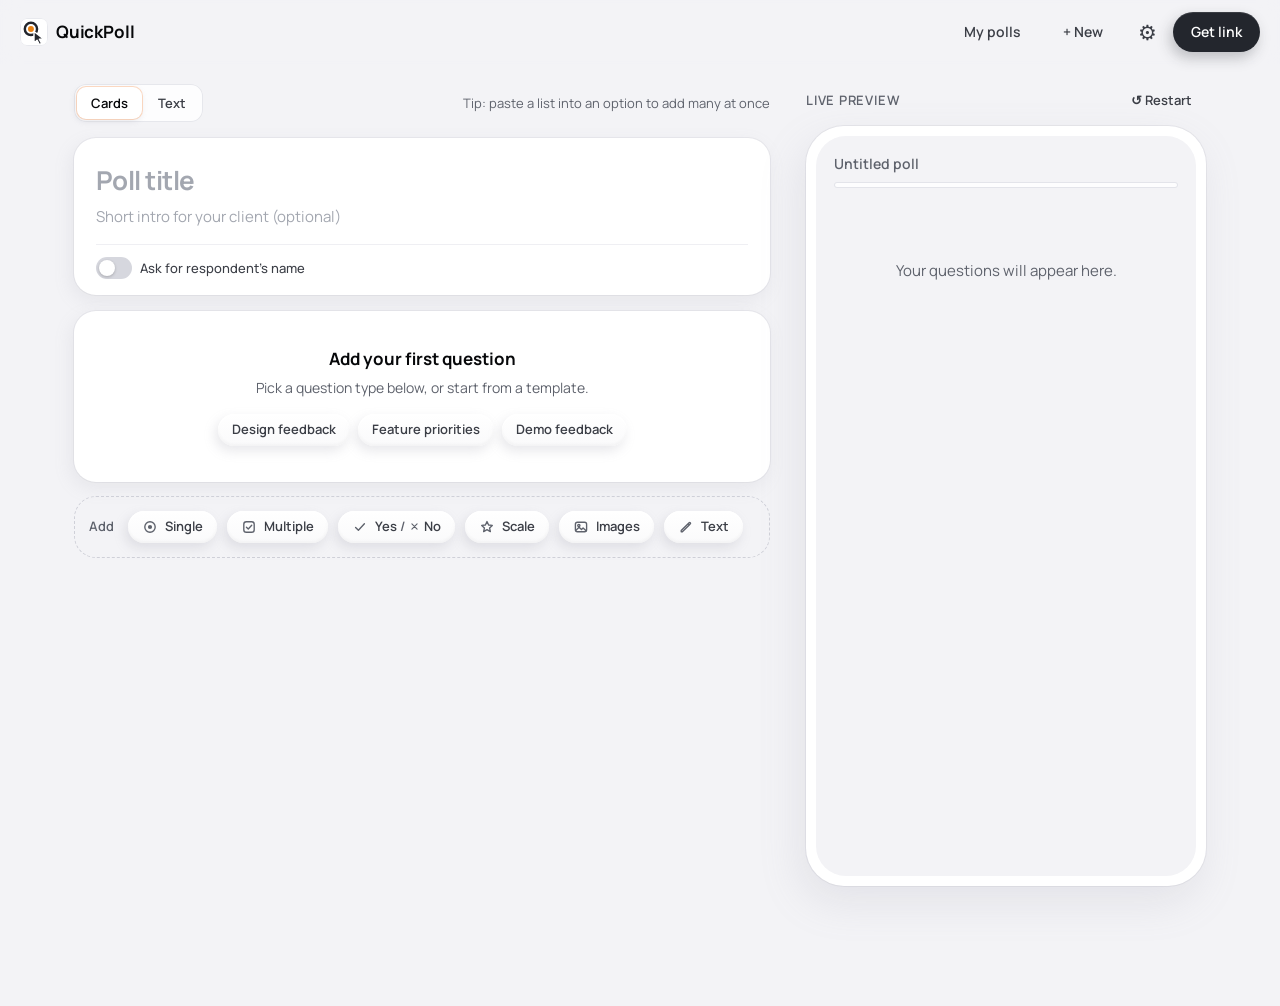
<file: index.html>
<!doctype html>
<html lang="en" data-theme="light">
<head>
<meta charset="utf-8">
<meta name="viewport" content="width=device-width, initial-scale=1, viewport-fit=cover">
<title>QuickPoll — builder</title>
<meta name="robots" content="noindex">
<link rel="icon" type="image/svg+xml" href="assets/icon.svg?v=1">
<link rel="preconnect" href="https://fonts.googleapis.com">
<link rel="preconnect" href="https://fonts.gstatic.com" crossorigin>
<link rel="stylesheet" href="https://fonts.googleapis.com/css2?family=Manrope:wght@400;500;600;700&display=swap">
<link rel="stylesheet" href="assets/base.css?v=1.8">
<link rel="stylesheet" href="assets/ui.css?v=2.7">
<link rel="stylesheet" href="assets/survey.css?v=2.2">
<link rel="stylesheet" href="assets/builder.css?v=1.6">
<link rel="stylesheet" href="assets/builder-ui.css?v=1.4">
</head>
<body>
<header class="bar">
  <div class="brand">
    <img class="brand-mark" src="assets/icon.svg?v=1" alt="" width="28" height="28">
    <span class="hide-sm">QuickPoll</span>
  </div>
  <span class="saved" id="saved" aria-live="polite"></span>
  <span class="spacer"></span>
  <button class="btn btn-quiet" id="btn-polls" type="button">My polls</button>
  <button class="btn btn-quiet" id="btn-new" type="button">+ New</button>
  <button class="icon-btn" id="btn-settings" type="button" aria-label="Settings" title="Settings">⚙</button>
  <button class="btn btn-primary" id="btn-link" type="button">Get link</button>
</header>

<div class="layout">
  <section class="editor" aria-label="Poll editor">
    <div class="editor-head">
      <div class="seg" role="tablist" aria-label="Editing mode">
        <button type="button" role="tab" id="tab-cards" class="is-on" aria-selected="true">Cards</button>
        <button type="button" role="tab" id="tab-text" aria-selected="false">Text</button>
      </div>
      <span class="hint" id="editor-hint">Tip: paste a list into an option to add many at once</span>
    </div>
    <div id="cards-view"></div>
    <div id="text-view" hidden></div>
  </section>

  <aside class="preview-col" aria-label="Live preview">
    <div class="preview-sticky">
      <div class="preview-head">
        <span>Live preview</span>
        <button class="btn btn-sm btn-quiet" id="btn-restart" type="button">↺ Restart</button>
      </div>
      <div class="phone"><div class="phone-screen"><div id="preview" class="qp-runner"></div></div></div>
    </div>
  </aside>
</div>

<nav class="switcher" aria-label="View">
  <button type="button" id="sw-edit" class="is-on">Edit</button>
  <button type="button" id="sw-preview">Preview</button>
</nav>

<!-- Get link -->
<dialog id="dlg-link" aria-labelledby="dlg-link-title">
  <div class="dlg">
    <div class="dlg-head"><h2 id="dlg-link-title">Share your poll</h2><button class="icon-btn" type="button" data-close aria-label="Close">✕</button></div>
    <div id="link-body"></div>
  </div>
</dialog>

<!-- Templates / new -->
<dialog id="dlg-new" aria-labelledby="dlg-new-title">
  <div class="dlg">
    <div class="dlg-head"><h2 id="dlg-new-title">New poll</h2><button class="icon-btn" type="button" data-close aria-label="Close">✕</button></div>
    <p>Start blank or from a template — everything is editable.</p>
    <div class="tpl-grid" id="tpl-grid"></div>
  </div>
</dialog>

<!-- My polls -->
<dialog id="dlg-polls" aria-labelledby="dlg-polls-title">
  <div class="dlg">
    <div class="dlg-head"><h2 id="dlg-polls-title">My polls</h2><button class="icon-btn" type="button" data-close aria-label="Close">✕</button></div>
    <p>Saved in this browser. To edit a poll on another device, paste its link below.</p>
    <div class="poll-list" id="poll-list"></div>
    <div>
      <label class="field-label" for="import-link">Open a poll from its link</label>
      <div class="row"><input class="field" id="import-link" type="url" placeholder="https://…/s/#z…"><button class="btn" id="btn-import" type="button">Open</button></div>
      <div class="note err" id="import-err" hidden></div>
    </div>
  </div>
</dialog>

<!-- Settings -->
<dialog id="dlg-settings" aria-labelledby="dlg-settings-title">
  <div class="dlg">
    <div class="dlg-head"><h2 id="dlg-settings-title">Settings</h2><button class="icon-btn" type="button" data-close aria-label="Close">✕</button></div>
    <div>
      <label class="field-label" for="endpoint">Google Sheet connection (Apps Script Web App URL)</label>
      <div class="row"><input class="field" id="endpoint" type="url" placeholder="https://script.google.com/macros/s/…/exec"><button class="btn" id="btn-check" type="button">Check</button></div>
    </div>
    <div>
      <label class="field-label" for="upload-key">Upload key (for pasting images)</label>
      <input class="field" id="upload-key" type="text" autocomplete="off" spellcheck="false" placeholder="From the script log after running “authorize”">
    </div>
    <div class="note" id="endpoint-status">Answers are sent to this address. Setup takes about 5 minutes — see SETUP.md.</div>
    <div class="row" style="justify-content:flex-end"><button class="btn btn-primary" id="btn-save-settings" type="button">Save</button></div>
  </div>
</dialog>

<!-- Link button for a question -->
<dialog id="dlg-qlink" aria-labelledby="dlg-qlink-title">
  <div class="dlg">
    <div class="dlg-head"><h2 id="dlg-qlink-title">Link button</h2><button class="icon-btn" type="button" data-close aria-label="Close">✕</button></div>
    <p>Shown under the question. Opens in a new tab — handy for a prototype, a Figma file or a document.</p>
    <div>
      <label class="field-label" for="qlink-text">Button text</label>
      <input class="field" id="qlink-text" type="text" maxlength="60" placeholder="e.g. Open the prototype">
    </div>
    <div>
      <label class="field-label" for="qlink-url">Link</label>
      <input class="field" id="qlink-url" type="url" placeholder="https://…">
    </div>
    <div class="note err" id="qlink-err" hidden></div>
    <div class="row" style="justify-content:flex-end">
      <button class="btn btn-quiet btn-danger" id="qlink-remove" type="button">Remove</button>
      <span class="spacer"></span>
      <button class="btn" type="button" data-close>Cancel</button>
      <button class="btn btn-primary" id="qlink-save" type="button">Save</button>
    </div>
  </div>
</dialog>

<!-- Upload image -->
<dialog id="dlg-upload" aria-labelledby="dlg-upload-title">
  <div class="dlg">
    <div class="dlg-head"><h2 id="dlg-upload-title">Upload image</h2><button class="icon-btn" type="button" data-close aria-label="Close">✕</button></div>
    <div class="upload-zone" id="upload-zone">
      <div class="upload-zone-icon" aria-hidden="true">⬆</div>
      <strong>Drag &amp; drop images here</strong>
      <span>or paste with Ctrl+V</span>
    </div>
    <div class="upload-alt">or <button class="linkish" id="upload-pick" type="button">open a folder on your computer</button></div>
  </div>
</dialog>

<div class="toast" id="toast" role="status" aria-live="polite"></div>

<script src="config.js?v=1.6"></script>
<script src="assets/shared.js?v=2.2"></script>
<script src="assets/templates.js?v=1.6"></script>
<script src="assets/builder.js?v=2.1"></script>
</body>
</html>
</file>
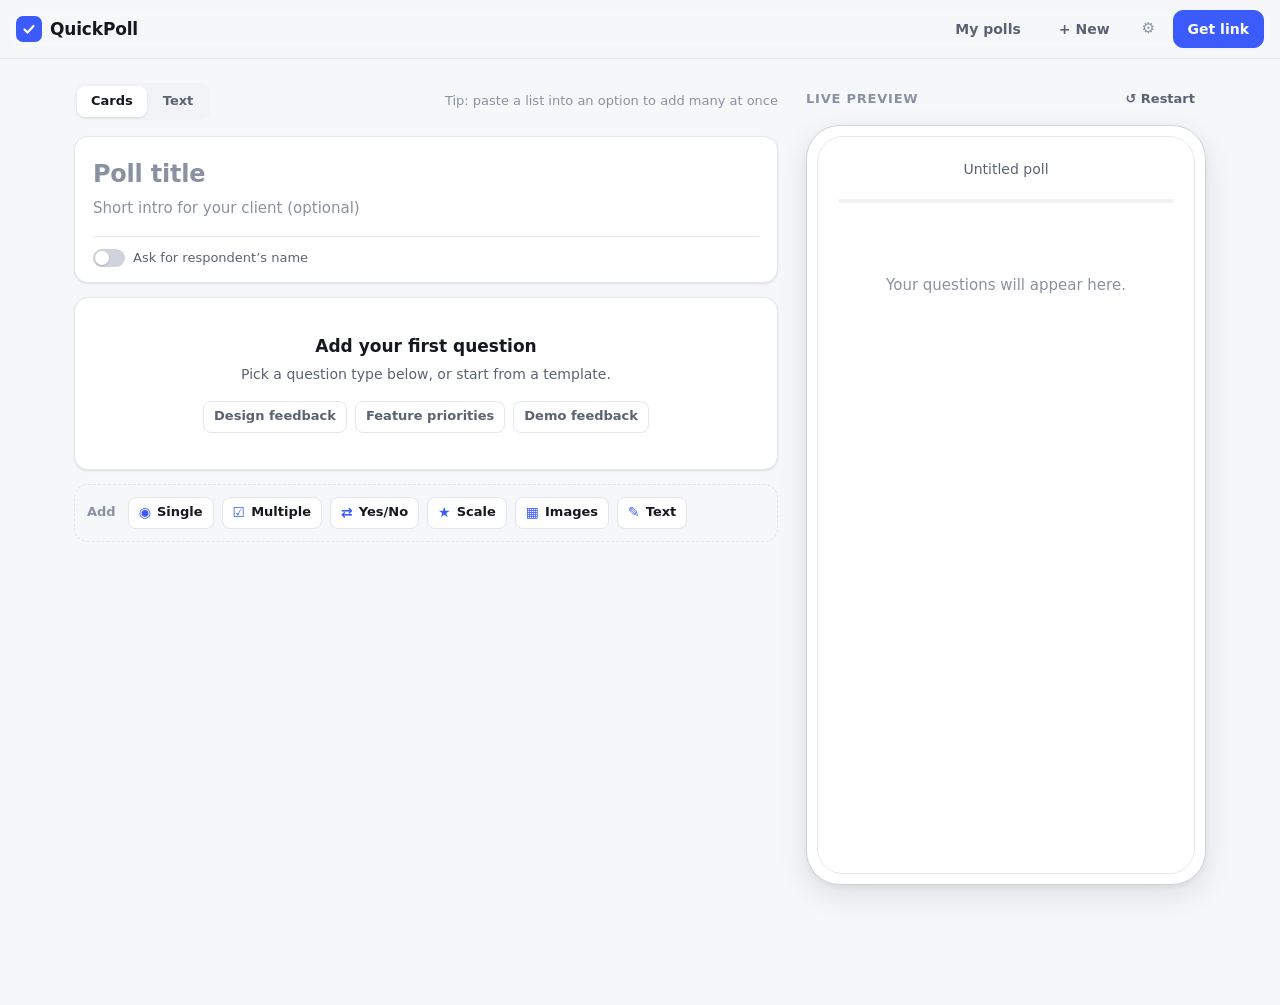
<file: quickpoll/index.html>
<!doctype html>
<html lang="en">
<head>
<meta charset="utf-8">
<meta name="viewport" content="width=device-width, initial-scale=1, viewport-fit=cover">
<title>QuickPoll — builder</title>
<meta name="robots" content="noindex">
<link rel="icon" href="data:image/svg+xml,%3Csvg xmlns='http://www.w3.org/2000/svg' viewBox='0 0 32 32'%3E%3Crect width='32' height='32' rx='8' fill='%233b5bfd'/%3E%3Cpath d='M9 16.5l4.5 4.5L23 11.5' stroke='white' stroke-width='3.2' fill='none' stroke-linecap='round' stroke-linejoin='round'/%3E%3C/svg%3E">
<link rel="stylesheet" href="assets/base.css">
<link rel="stylesheet" href="assets/builder.css">
</head>
<body>
<header class="bar">
  <div class="brand">
    <span class="brand-mark" aria-hidden="true"><svg viewBox="0 0 16 16"><path d="M3.5 8.5l3 3 6-6.5" stroke="white" stroke-width="2.2" fill="none" stroke-linecap="round" stroke-linejoin="round"/></svg></span>
    <span class="hide-sm">QuickPoll</span>
  </div>
  <span class="saved" id="saved" aria-live="polite"></span>
  <span class="spacer"></span>
  <button class="btn btn-quiet" id="btn-polls" type="button">My polls</button>
  <button class="btn btn-quiet" id="btn-new" type="button">+ New</button>
  <button class="icon-btn" id="btn-settings" type="button" aria-label="Settings" title="Settings">⚙</button>
  <button class="btn btn-primary" id="btn-link" type="button">Get link</button>
</header>

<div class="layout">
  <section class="editor" aria-label="Poll editor">
    <div class="editor-head">
      <div class="seg" role="tablist" aria-label="Editing mode">
        <button type="button" role="tab" id="tab-cards" class="is-on" aria-selected="true">Cards</button>
        <button type="button" role="tab" id="tab-text" aria-selected="false">Text</button>
      </div>
      <span class="hint" id="editor-hint">Tip: paste a list into an option to add many at once</span>
    </div>
    <div id="cards-view"></div>
    <div id="text-view" hidden></div>
  </section>

  <aside class="preview-col" aria-label="Live preview">
    <div class="preview-sticky">
      <div class="preview-head">
        <span>Live preview</span>
        <button class="btn btn-sm btn-quiet" id="btn-restart" type="button">↺ Restart</button>
      </div>
      <div class="phone"><div class="phone-screen"><div id="preview" class="qp-runner"></div></div></div>
    </div>
  </aside>
</div>

<nav class="switcher" aria-label="View">
  <button type="button" id="sw-edit" class="is-on">Edit</button>
  <button type="button" id="sw-preview">Preview</button>
</nav>

<!-- Get link -->
<dialog id="dlg-link" aria-labelledby="dlg-link-title">
  <div class="dlg">
    <div class="dlg-head"><h2 id="dlg-link-title">Share your poll</h2><button class="icon-btn" type="button" data-close aria-label="Close">✕</button></div>
    <div id="link-body"></div>
  </div>
</dialog>

<!-- Templates / new -->
<dialog id="dlg-new" aria-labelledby="dlg-new-title">
  <div class="dlg">
    <div class="dlg-head"><h2 id="dlg-new-title">New poll</h2><button class="icon-btn" type="button" data-close aria-label="Close">✕</button></div>
    <p>Start blank or from a template — everything is editable.</p>
    <div class="tpl-grid" id="tpl-grid"></div>
  </div>
</dialog>

<!-- My polls -->
<dialog id="dlg-polls" aria-labelledby="dlg-polls-title">
  <div class="dlg">
    <div class="dlg-head"><h2 id="dlg-polls-title">My polls</h2><button class="icon-btn" type="button" data-close aria-label="Close">✕</button></div>
    <p>Saved in this browser. To edit a poll on another device, paste its link below.</p>
    <div class="poll-list" id="poll-list"></div>
    <div>
      <label class="field-label" for="import-link">Open a poll from its link</label>
      <div class="row"><input class="field" id="import-link" type="url" placeholder="https://…/s/#z…"><button class="btn" id="btn-import" type="button">Open</button></div>
      <div class="note err" id="import-err" hidden></div>
    </div>
  </div>
</dialog>

<!-- Settings -->
<dialog id="dlg-settings" aria-labelledby="dlg-settings-title">
  <div class="dlg">
    <div class="dlg-head"><h2 id="dlg-settings-title">Settings</h2><button class="icon-btn" type="button" data-close aria-label="Close">✕</button></div>
    <div>
      <label class="field-label" for="endpoint">Google Sheet connection (Apps Script Web App URL)</label>
      <div class="row"><input class="field" id="endpoint" type="url" placeholder="https://script.google.com/macros/s/…/exec"><button class="btn" id="btn-check" type="button">Check</button></div>
    </div>
    <div class="note" id="endpoint-status">Answers are sent to this address. Setup takes about 5 minutes — see SETUP.md.</div>
    <div class="row" style="justify-content:flex-end"><button class="btn btn-primary" id="btn-save-settings" type="button">Save</button></div>
  </div>
</dialog>

<div class="toast" id="toast" role="status" aria-live="polite"></div>

<script src="config.js"></script>
<script src="assets/shared.js"></script>
<script src="assets/templates.js"></script>
<script src="assets/builder.js"></script>
</body>
</html>
</file>
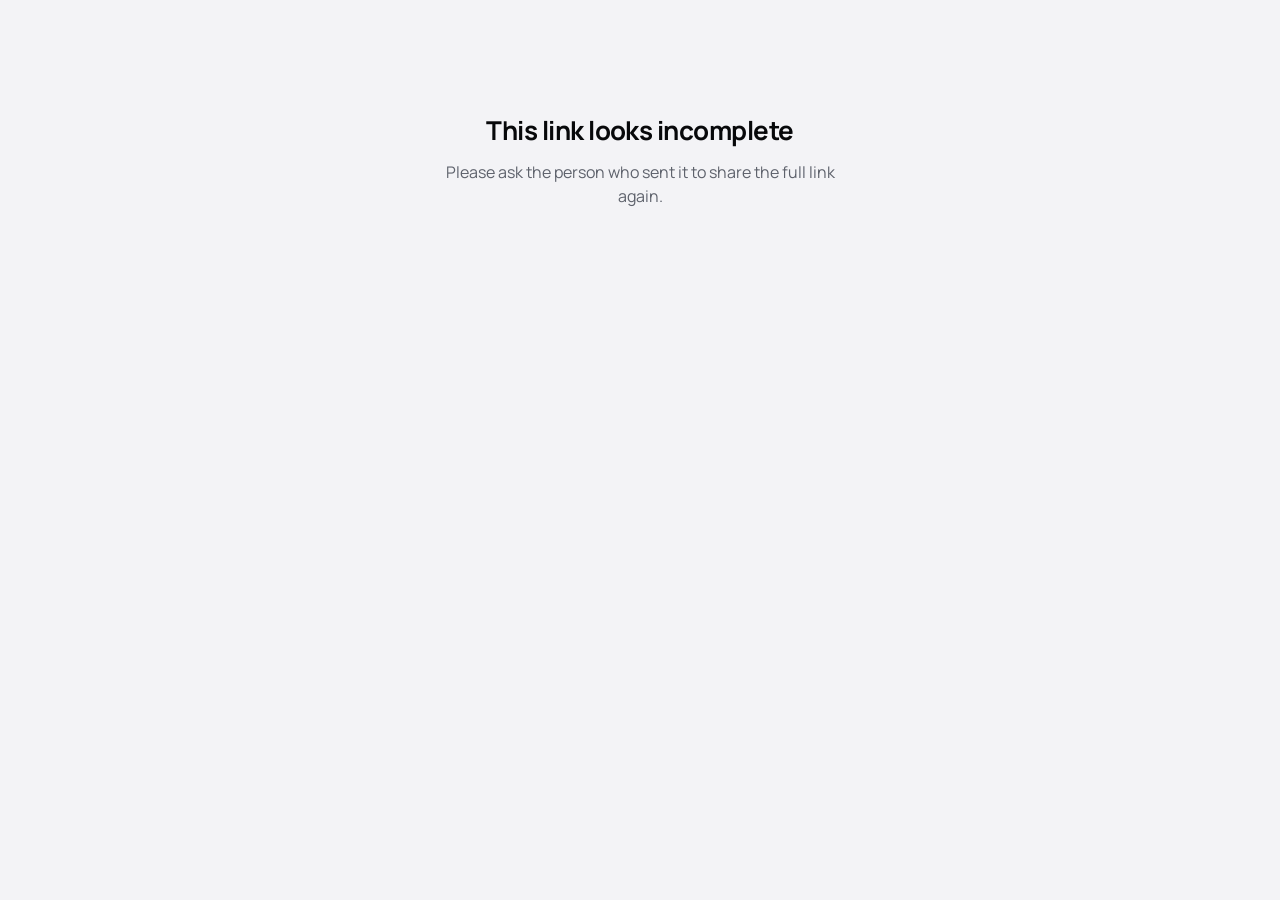
<file: s/index.html>
<!doctype html>
<html lang="en" data-theme="light">
<head>
<meta charset="utf-8">
<meta name="viewport" content="width=device-width, initial-scale=1, viewport-fit=cover">
<title>Quick poll</title>
<meta name="description" content="A quick poll — just tap your answers. About a minute.">
<meta property="og:title" content="Quick poll — tap to answer">
<meta property="og:description" content="Just a few taps, about a minute. No sign-up needed.">
<meta name="robots" content="noindex">
<link rel="icon" type="image/svg+xml" href="../assets/icon.svg?v=1">
<link rel="preconnect" href="https://fonts.googleapis.com">
<link rel="preconnect" href="https://fonts.gstatic.com" crossorigin>
<link rel="stylesheet" href="https://fonts.googleapis.com/css2?family=Manrope:wght@400;500;600;700&display=swap">
<link rel="stylesheet" href="../assets/base.css?v=1.8">
<link rel="stylesheet" href="../assets/ui.css?v=2.7">
<link rel="stylesheet" href="../assets/survey.css?v=2.2">
<style>
  html, body { height: 100%; }
  body { display: flex; justify-content: center; overflow-x: clip; }
  .page { width: 100%; max-width: 680px; min-height: 100%; display: flex; flex-direction: column; }
  .page .qp-runner { flex: 1; }
  @media (min-width: 680px) {
    body { align-items: flex-start; padding: 40px 24px; }
    .page { min-height: 0; }
    /* room for button shadows: the runner clips horizontally (for the slide-in animation) */
    .page .qp-runner { margin: 0 -56px; padding: 0 56px; }
    .page .qp-top { padding: 0 8px; }
    .page .qp-screen { padding: 36px 8px 48px; }
  }
  .state { padding: 72px 24px; text-align: center; }
  .state h1 { font-size: 26px; font-weight: 700; letter-spacing: -0.02em; margin: 0 0 10px; }
  .state p { font-weight: 400; color: var(--ui-ink-muted); margin: 0 auto 26px; max-width: 420px; line-height: 1.55; }
  .banner { margin: 12px 20px 0; padding: 10px 16px; font-size: 14px; font-weight: 500; border-radius: 14px; background: var(--ui-face-top); color: var(--ui-ink); box-shadow: 0 0 0 1px rgba(var(--ui-glow), .38); text-align: center; }
  .loading { padding: 80px 24px; text-align: center; color: var(--ui-ink-muted); }
</style>
</head>
<body>
<main class="page" id="page">
  <div class="loading">Loading…</div>
</main>
<noscript><p style="padding:24px;text-align:center">Please enable JavaScript to answer this poll.</p></noscript>
<script src="../config.js?v=1.7"></script>
<script src="../assets/shared.js?v=2.2"></script>
<script>
(function () {
  'use strict';
  var el = QP.el;
  var page = document.getElementById('page');
  var cfg = window.QP_CONFIG || {};

  function showState(title, text, button) {
    page.textContent = '';
    page.appendChild(el('div', { class: 'qp-runner' }, el('div', { class: 'state' }, [
      el('h1', { text: title }), el('p', { text: text }), button || null
    ])));
  }

  function postJSON(url, data) {
    var body = JSON.stringify(data);
    var ctrl = typeof AbortController === 'function' ? new AbortController() : null;
    var timer = ctrl ? setTimeout(function () { ctrl.abort(); }, 25000) : null;
    var clear = function () { if (timer) clearTimeout(timer); };
    // text/plain keeps this a "simple" request (no CORS preflight), which Apps Script accepts.
    return fetch(url, { method: 'POST', body: body, redirect: 'follow', signal: ctrl ? ctrl.signal : undefined })
      .then(function (r) {
        return r.text().then(function (t) {
          var j = null; try { j = JSON.parse(t); } catch (e) { /* not JSON */ }
          if (j && j.ok === false) throw new Error(j.error || 'Rejected');
          if (!r.ok && !j) throw new Error('HTTP ' + r.status);
          return j;
        });
      }, function (err) {
        if (err && err.name === 'AbortError') throw new Error('Timed out');
        // Response unreadable (CORS) or network issue: retry without reading the response.
        // The submission id makes the retry safe — the script ignores duplicates.
        return fetch(url, { method: 'POST', body: body, mode: 'no-cors' }).then(function () { return { ok: true, opaque: true }; });
      })
      .then(function (x) { clear(); return x; }, function (e) { clear(); throw e; });
  }

  function start(survey, code) {
    var endpoint = survey.e || cfg.endpoint || '';
    document.title = survey.t ? survey.t + ' — quick poll' : 'Quick poll';
    var doneKey = 'qp_done_' + survey.id;
    var progressKey = 'qp_progress_' + survey.id + '_' + code.length;
    var subKey = 'qp_sub_' + survey.id;

    function run() {
      page.textContent = '';
      if (!endpoint) {
        page.appendChild(el('p', { class: 'banner', text: 'Test mode: this poll isn’t connected to a sheet yet, so answers won’t be saved.' }));
      }
      var host = el('div', { class: 'qp-runner' });
      page.appendChild(host);
      new QP.Runner(host, survey, {
        storageKey: progressKey,
        ui: true,
        onSubmit: function (payload) {
          // one id per attempt series, reused on retry so the sheet never gets duplicates
          var subId = QP.store.get(subKey, null);
          if (!subId) { subId = QP.uid(12); QP.store.set(subKey, subId); }
          payload.subId = subId;
          payload.website = ''; // honeypot (bots fill everything)
          if (!endpoint) return new Promise(function (_, rej) { setTimeout(function () { rej(new Error('Not connected')); }, 400); });
          return postJSON(endpoint, payload).then(function () {
            QP.store.set(doneKey, new Date().toISOString());
            QP.store.del(subKey);
          });
        }
      });
    }

    if (QP.store.get(doneKey, null)) {
      showState('You’ve already answered', 'Thanks — your answers were sent. Need to change something? You can answer again.',
        el('button', { class: 'ui-btn ui-btn--primary', type: 'button', onclick: function () { QP.store.del(doneKey); run(); } }, el('span', { class: 'ui-btn__face' }, 'Answer again')));
      return;
    }
    run();
  }

  function load() {
    var code = location.hash.replace(/^#/, '');
    if (!code) {
      showState('This link looks incomplete', 'Please ask the person who sent it to share the full link again.');
      return;
    }
    QP.decode(code).then(function (s) {
      if (!s.q.length) throw new Error('broken');
      start(s, code);
    }, function (err) {
      if (err && err.message === 'old-browser') {
        showState('Please update your browser', 'This poll needs a newer browser version. Try opening the link in Chrome, Safari or Edge.');
      } else {
        showState('This link looks broken', 'Part of the link may have been cut off. Please ask the sender to share it again.');
      }
    });
  }

  window.addEventListener('hashchange', function () { location.reload(); });
  load();
})();
</script>
</body>
</html>
</file>
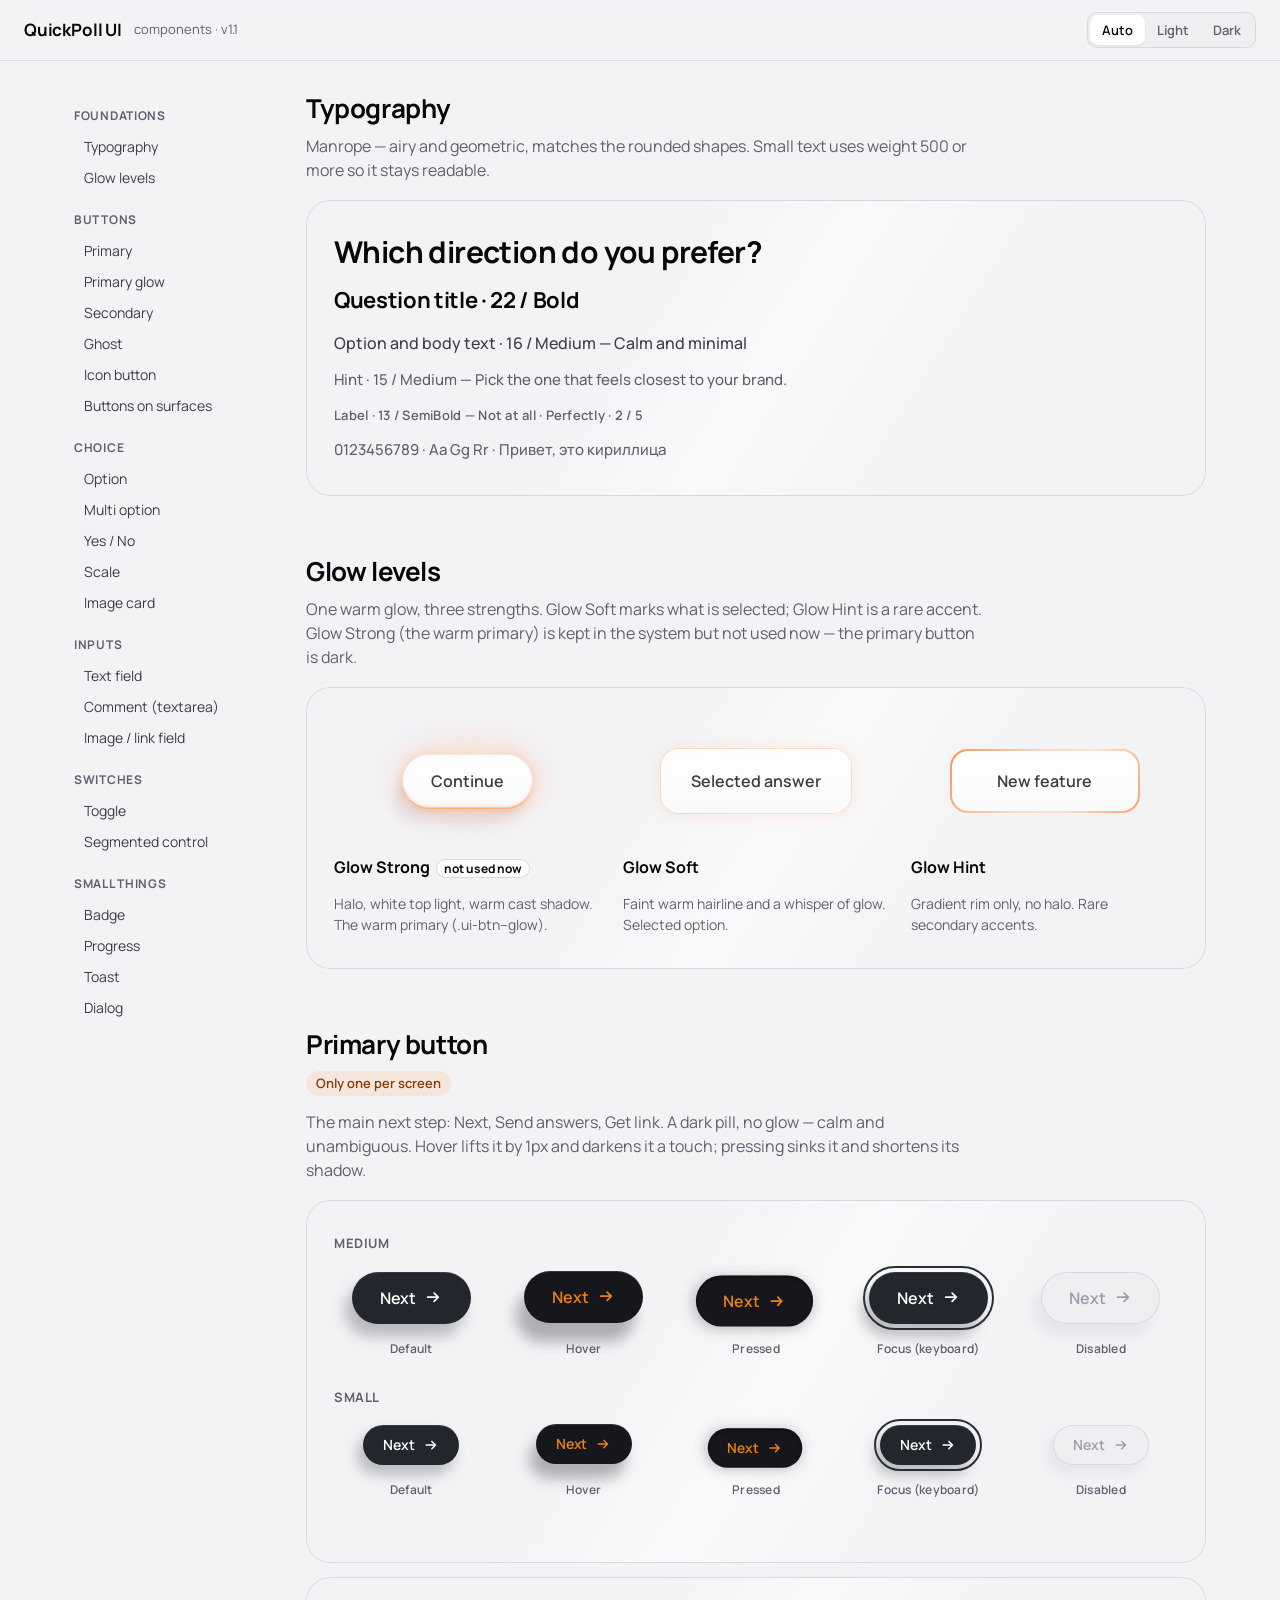
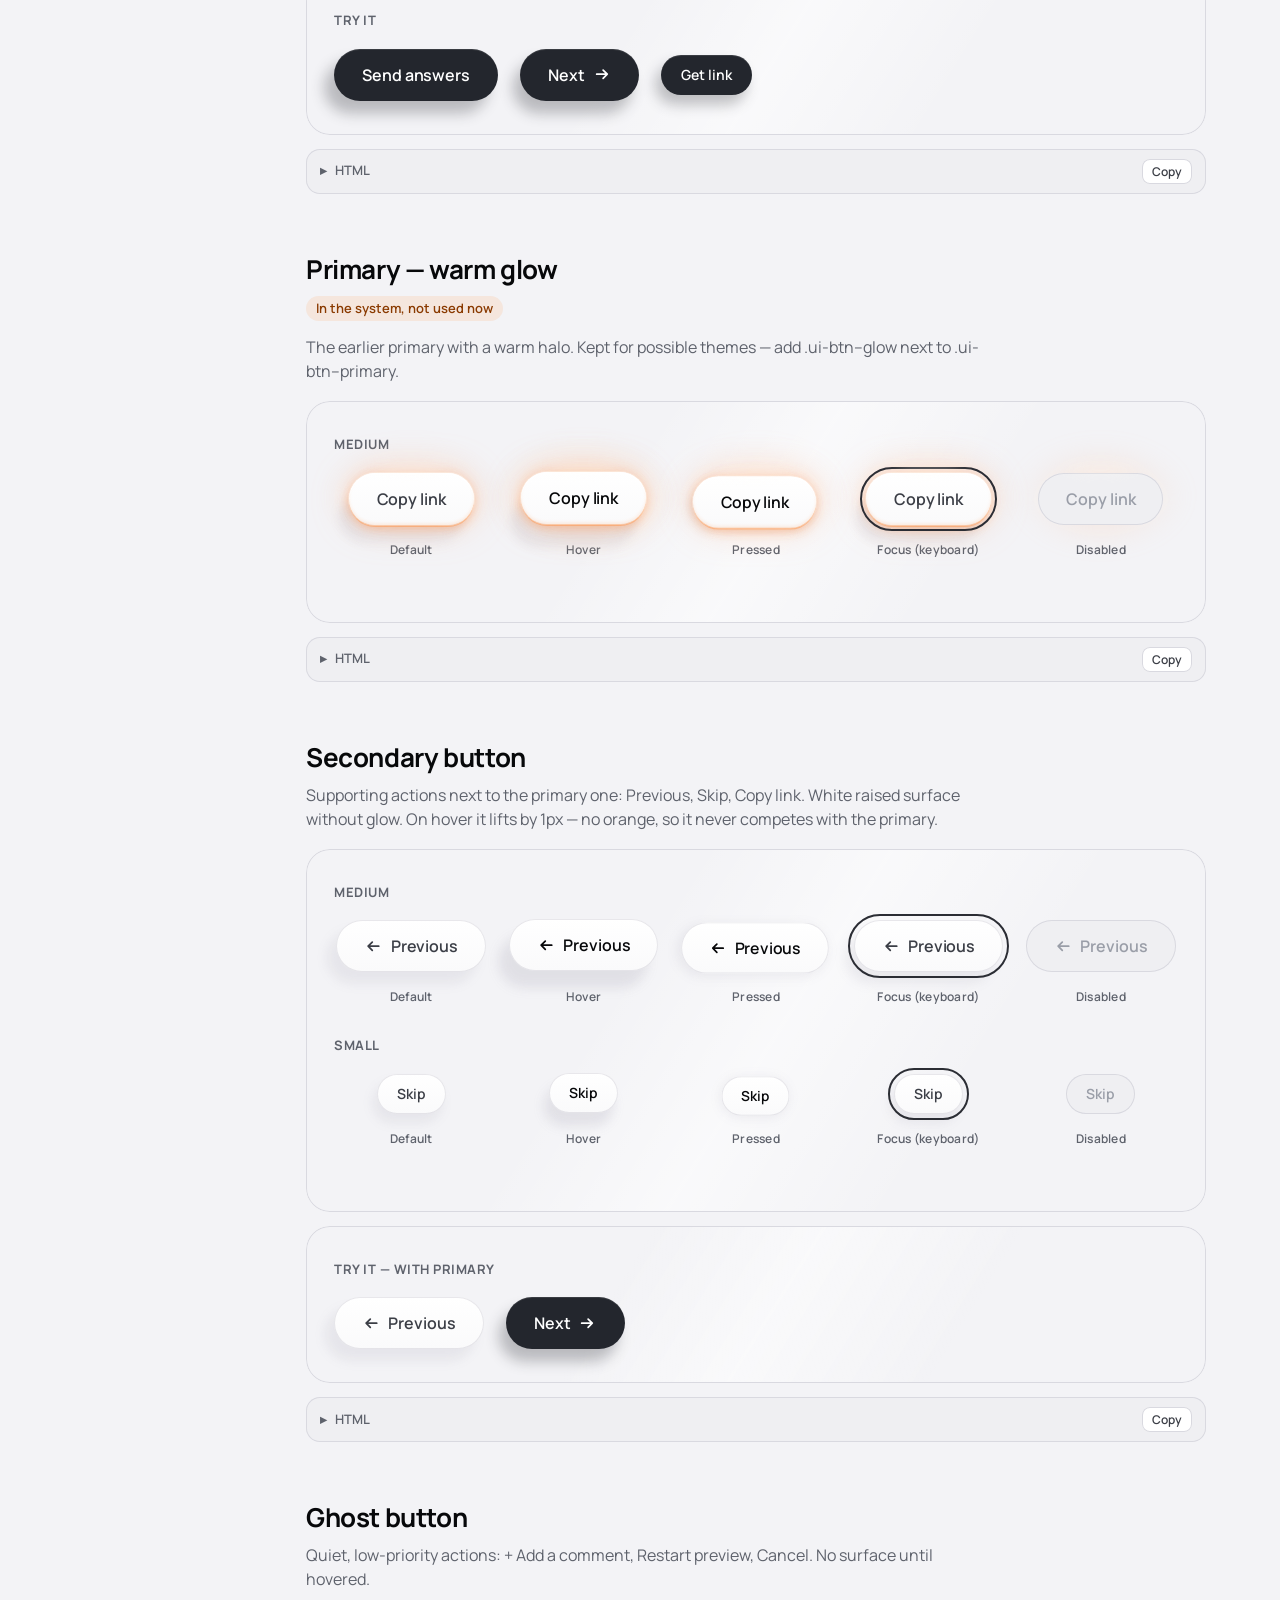
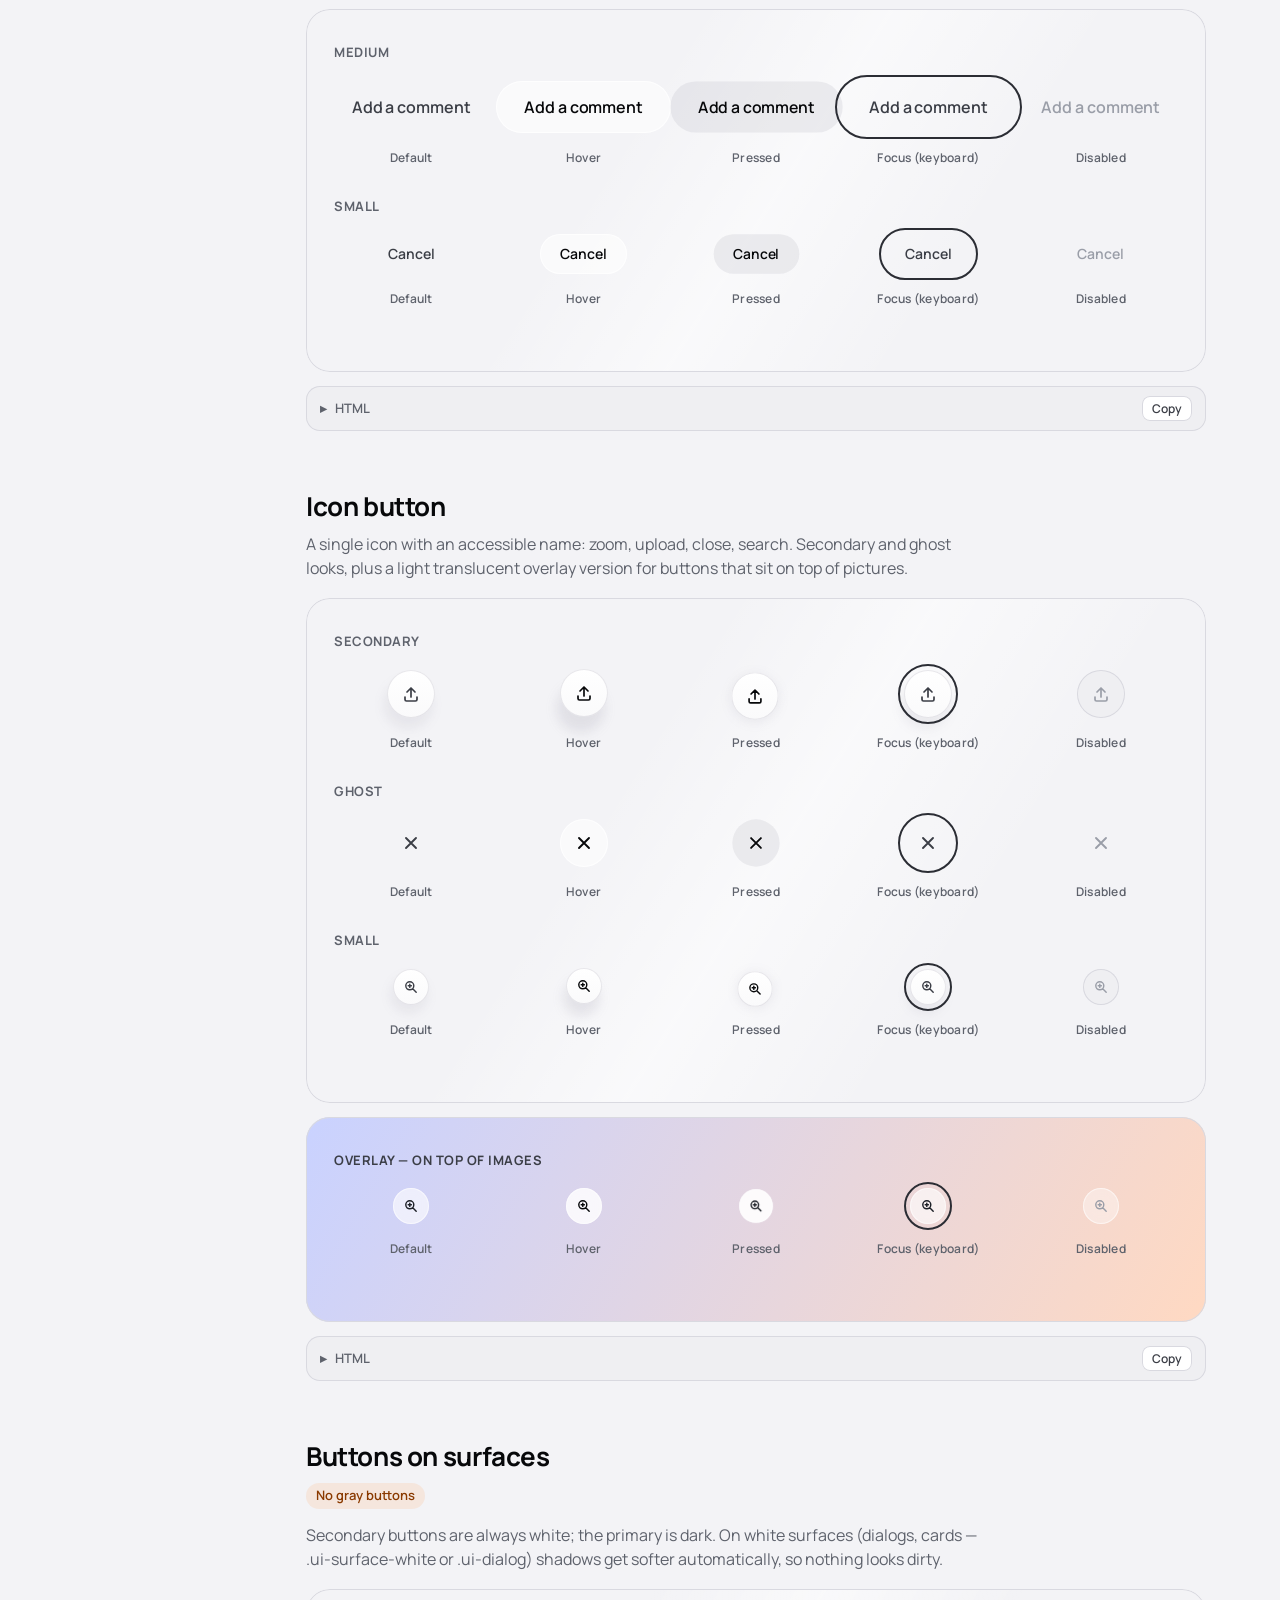
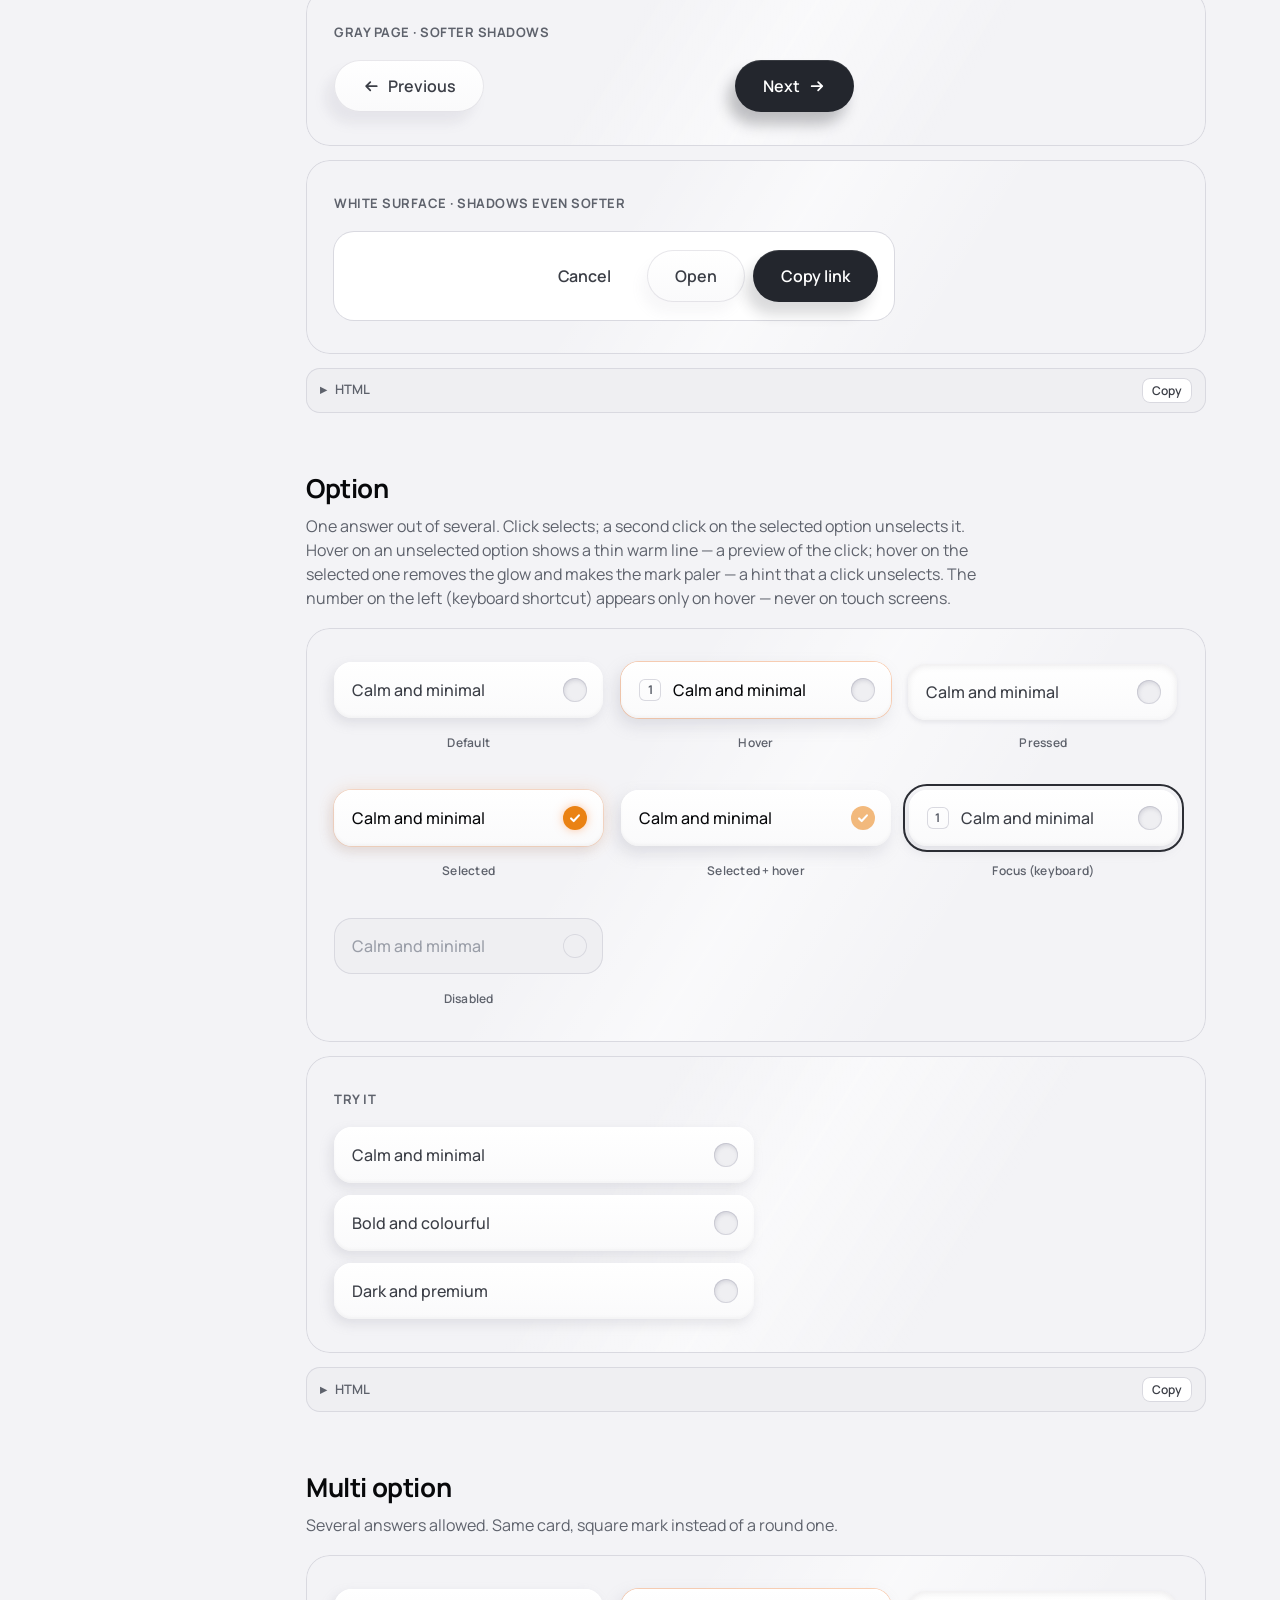
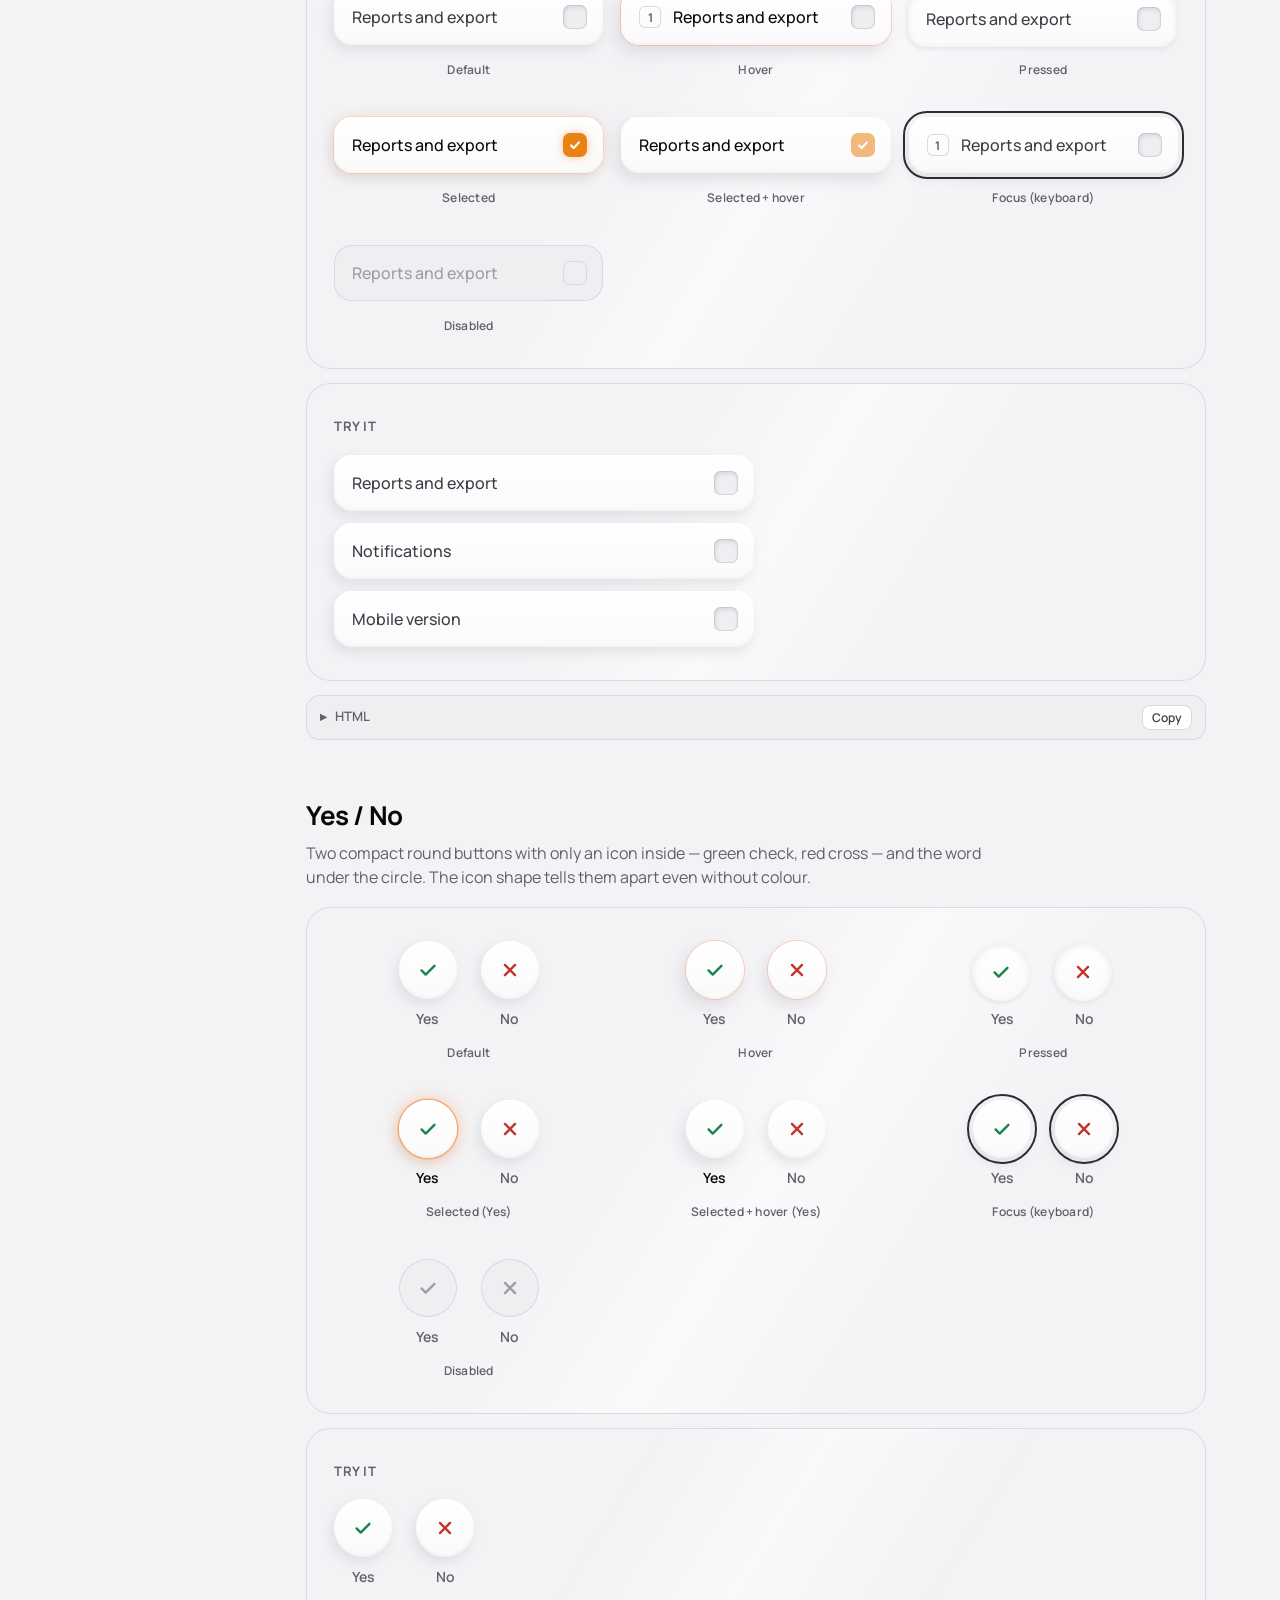
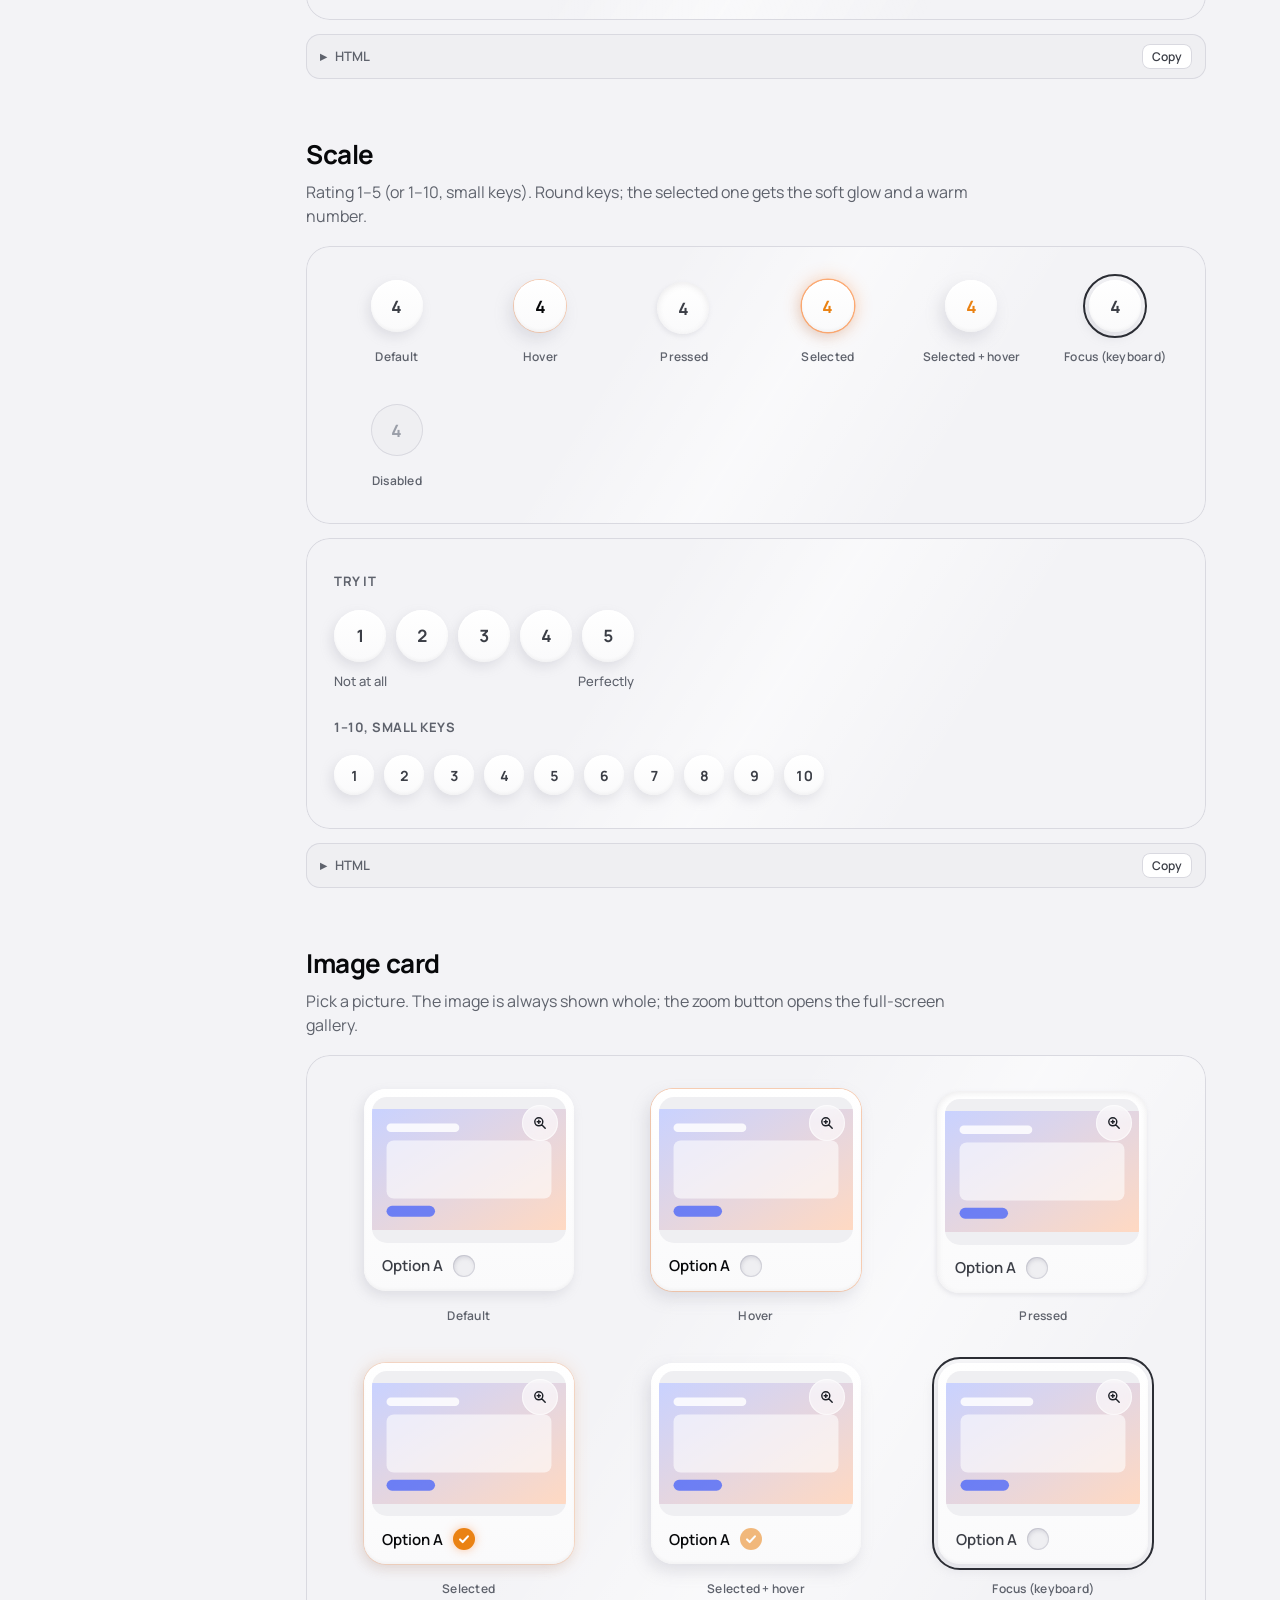
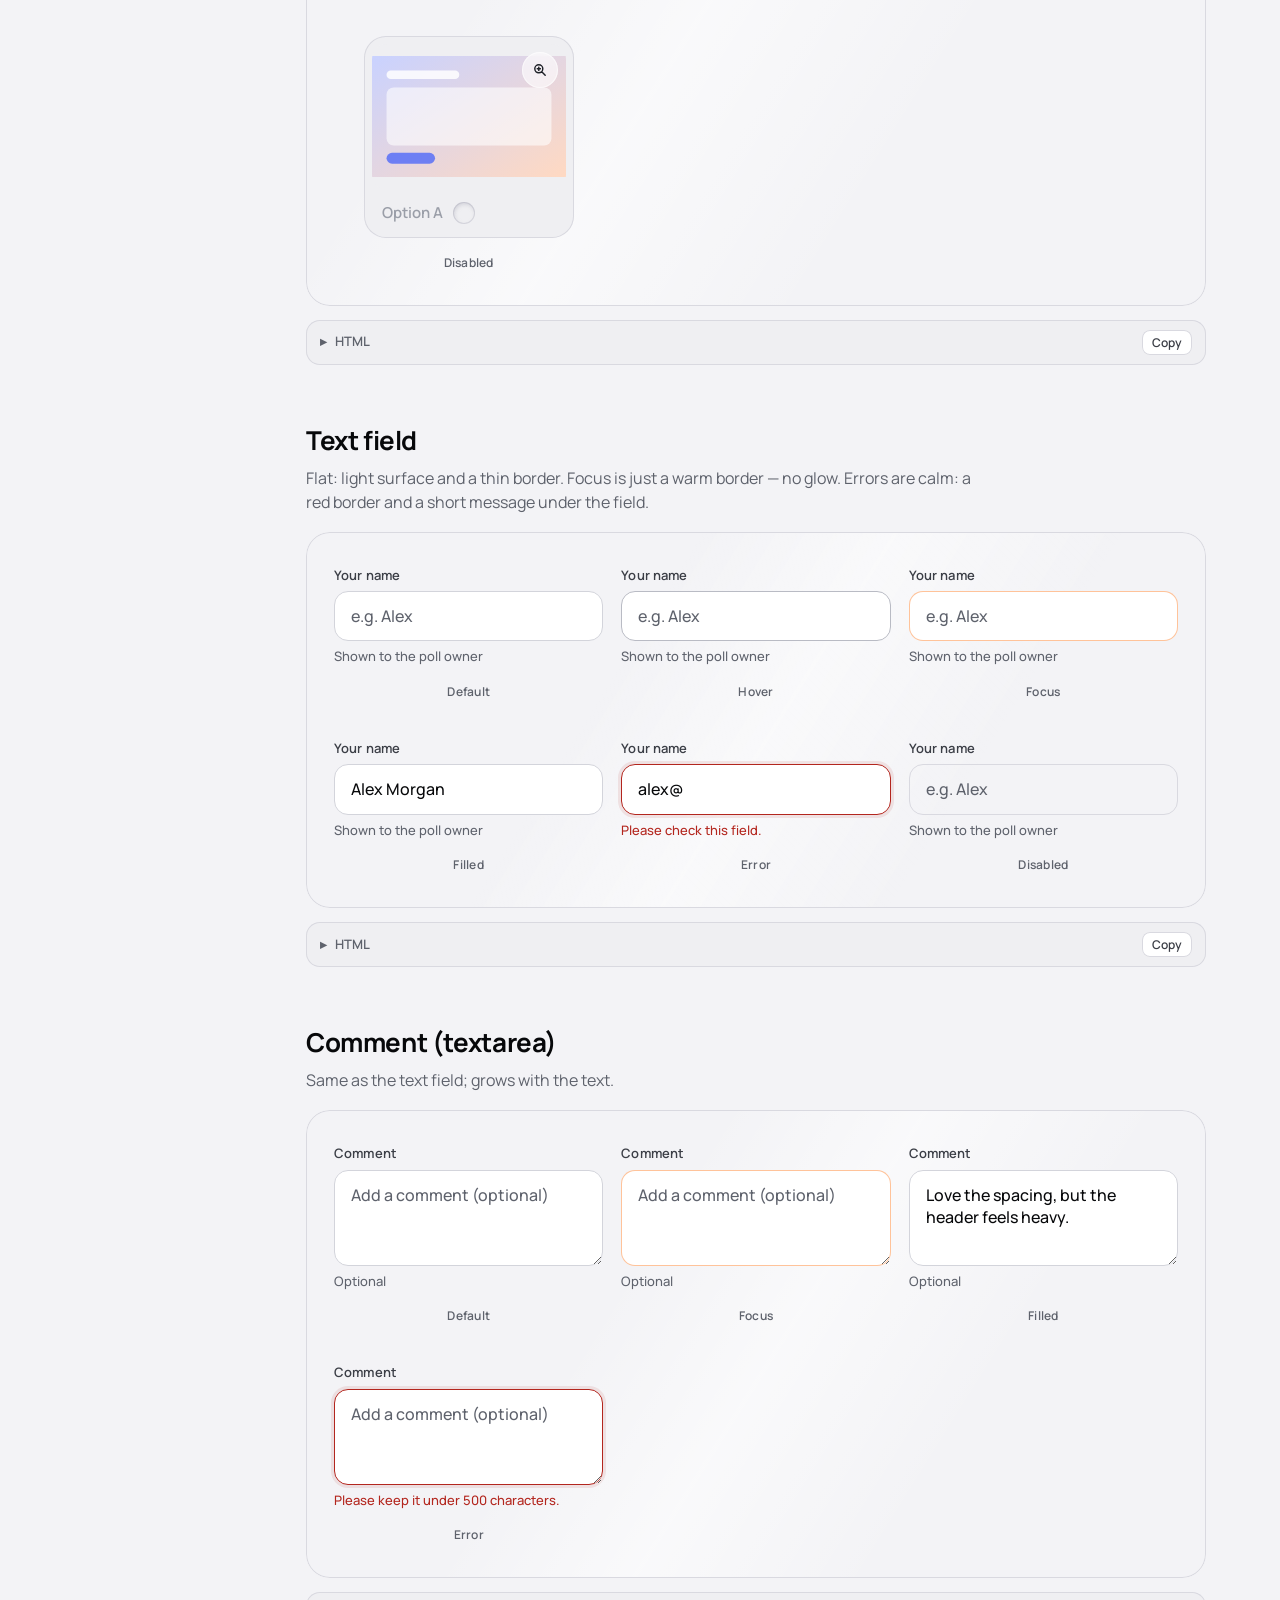
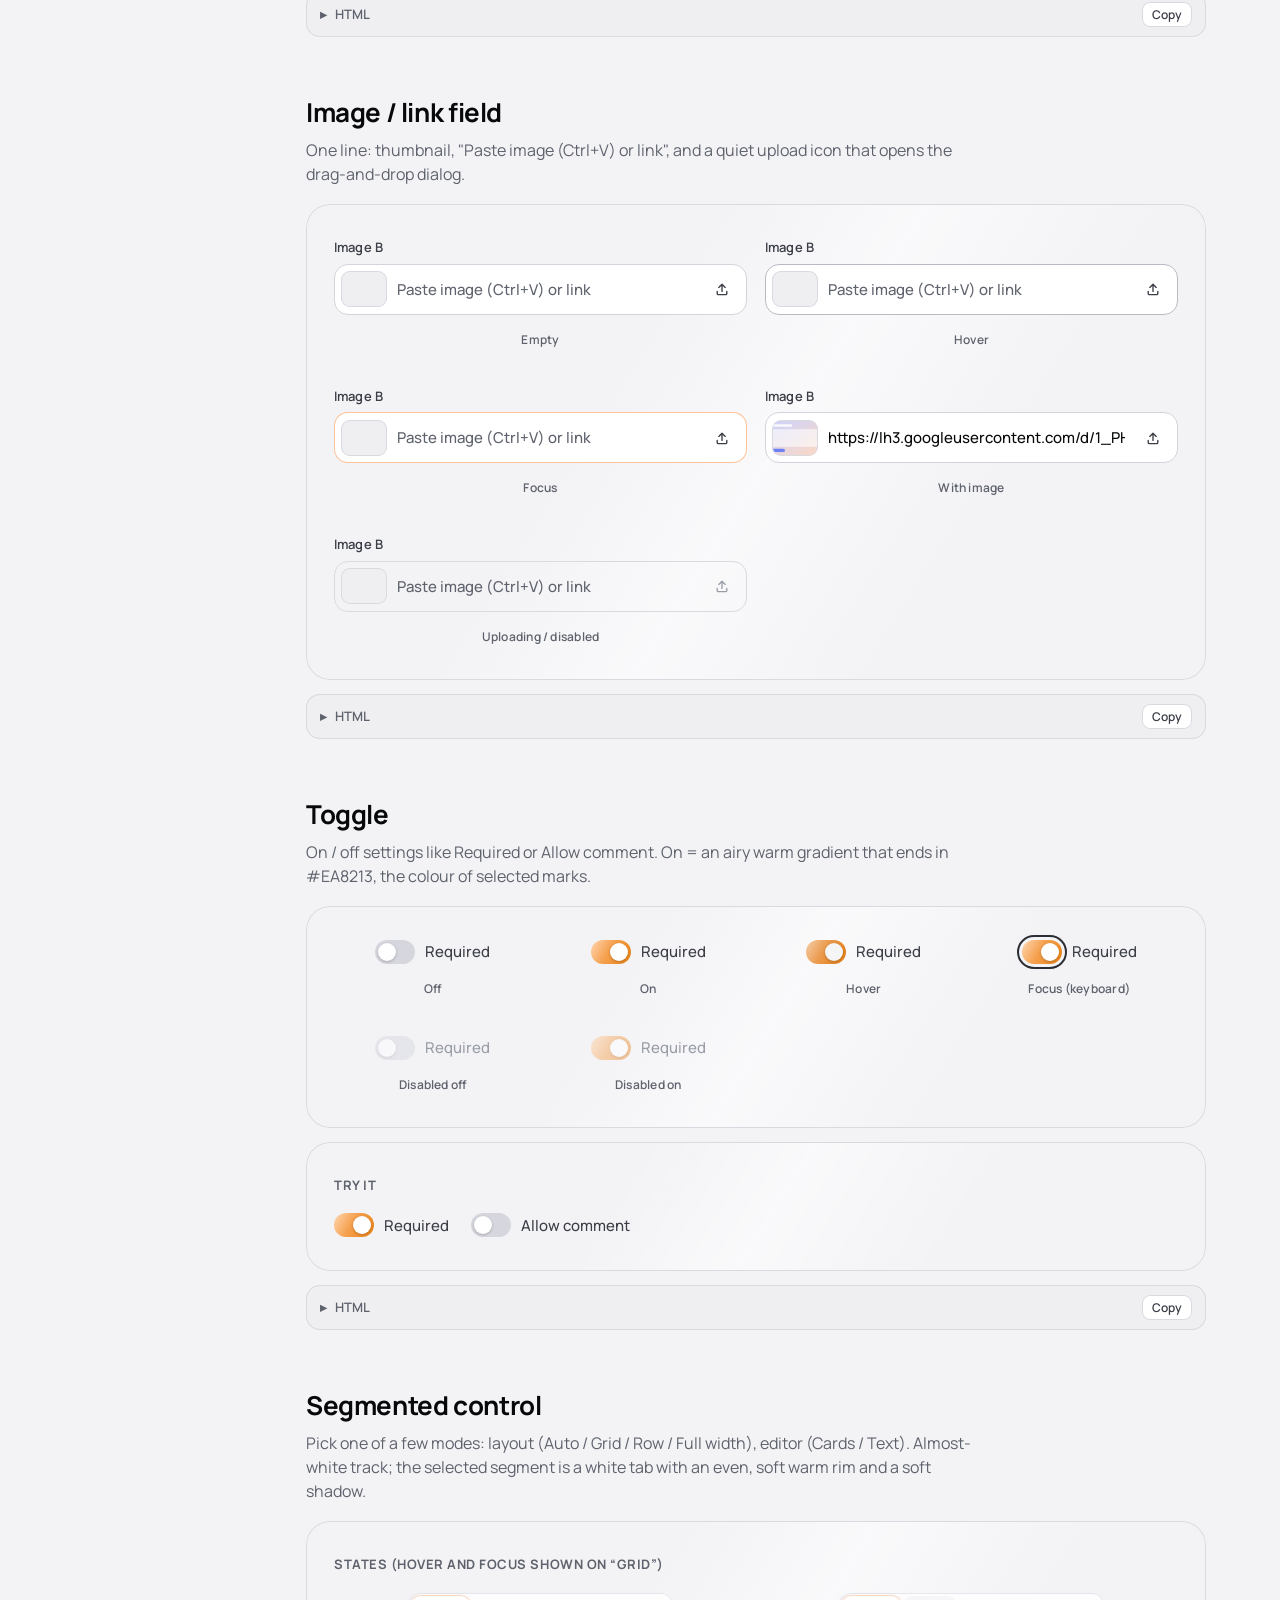
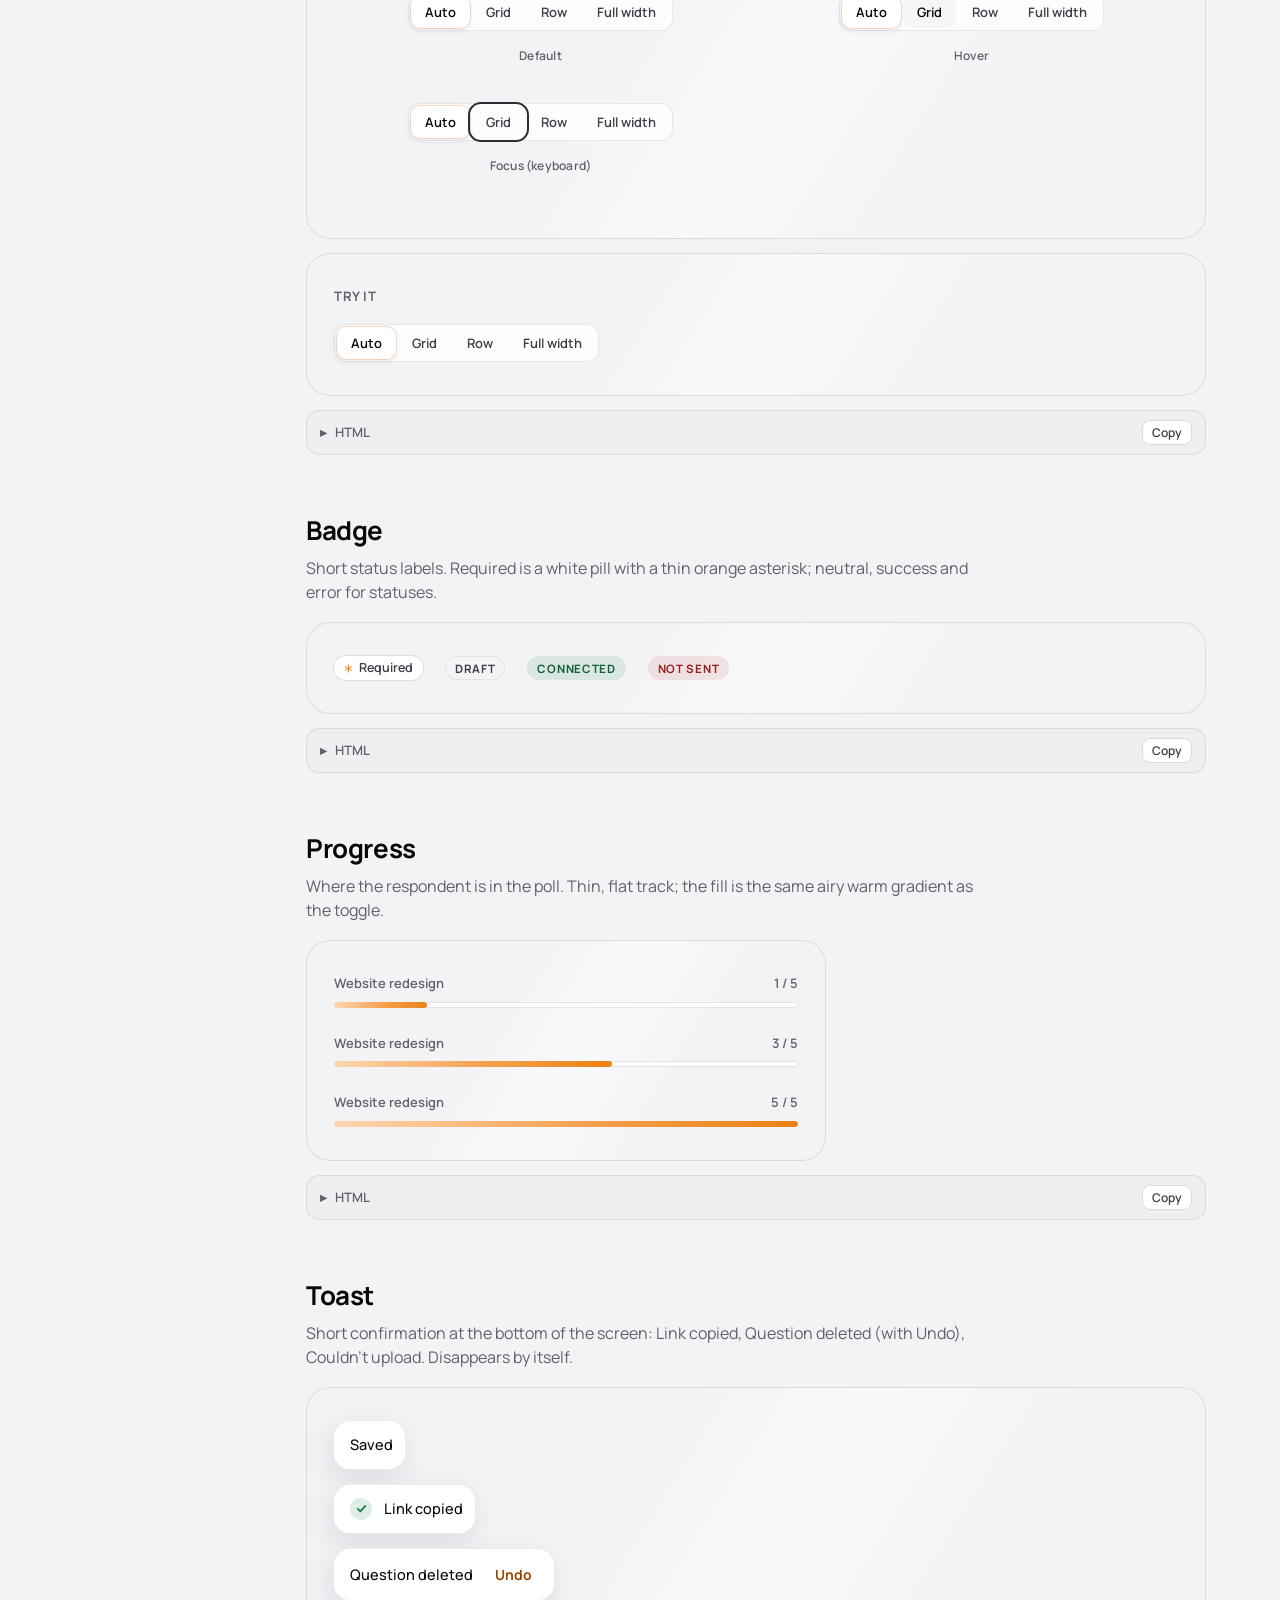
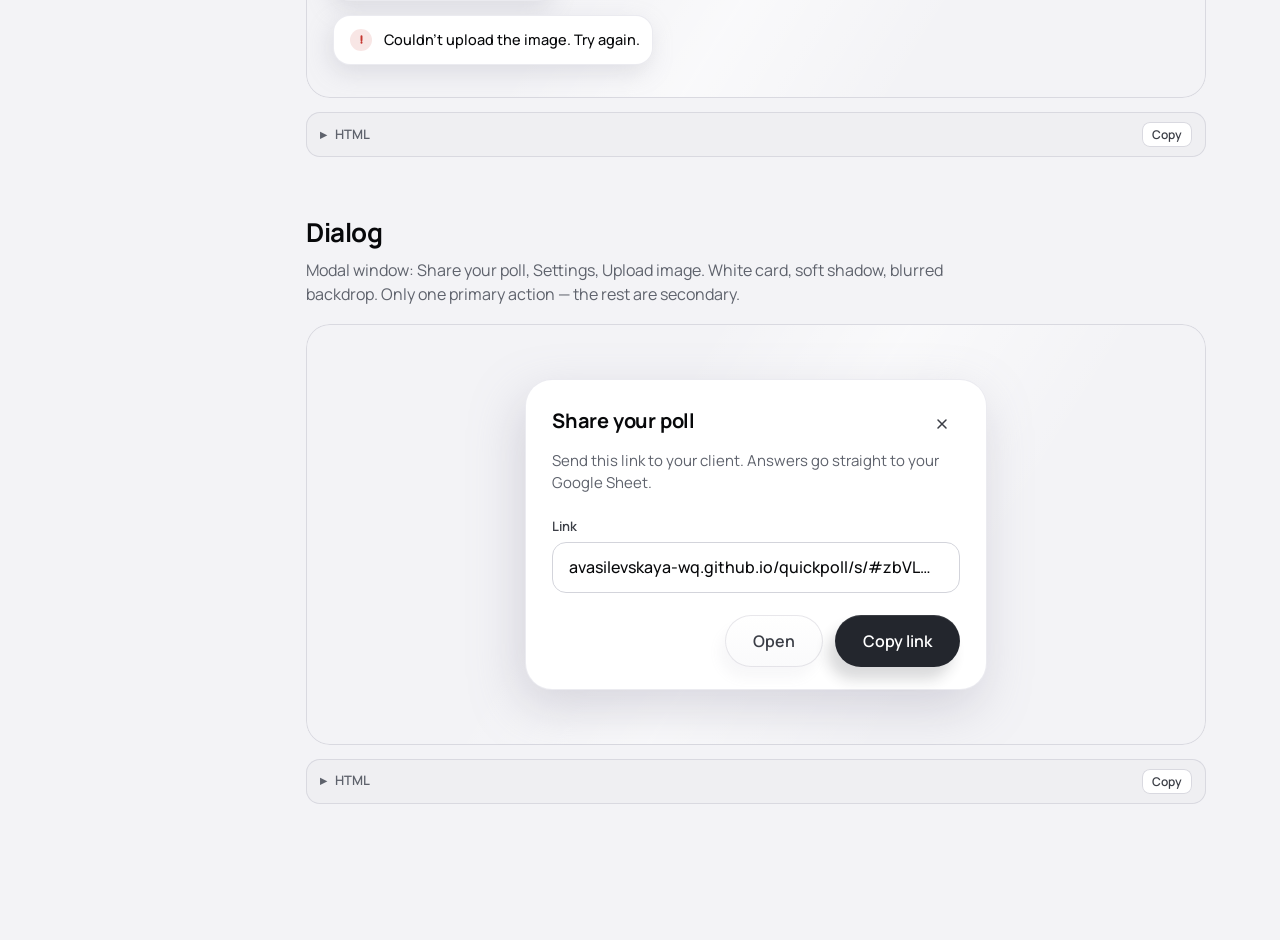
<file: ui/index.html>
<!doctype html>
<html lang="en">
<head>
<meta charset="utf-8">
<meta name="viewport" content="width=device-width, initial-scale=1">
<title>QuickPoll UI</title>
<meta name="robots" content="noindex">
<link rel="icon" type="image/svg+xml" href="../assets/icon.svg?v=1">
<link rel="preconnect" href="https://fonts.googleapis.com">
<link rel="preconnect" href="https://fonts.gstatic.com" crossorigin>
<link rel="stylesheet" href="https://fonts.googleapis.com/css2?family=Manrope:wght@400;500;600;700&display=swap">
<link rel="stylesheet" href="../assets/ui.css?v=2.7">
<style>
  * { box-sizing: border-box; }
  html { -webkit-text-size-adjust: 100%; }
  body { margin: 0; font-family: var(--ui-font); color: var(--ui-ink-strong); background: var(--ui-bg); line-height: 1.5; }
  a { color: inherit; }
  .top {
    position: sticky; top: 0; z-index: 10; display: flex; align-items: center; gap: 12px; padding: 12px 24px;
    background: color-mix(in srgb, var(--ui-bg) 85%, transparent); backdrop-filter: blur(10px); -webkit-backdrop-filter: blur(10px);
    border-bottom: 1px solid var(--ui-line);
  }
  .top h1 { font-size: 17px; margin: 0; letter-spacing: -0.01em; }
  .top .ver { font-size: 13px; color: var(--ui-ink-muted); }
  .top .sp { flex: 1; }
  .seg { display: inline-flex; padding: 3px; border-radius: 10px; background: var(--ui-face-flat); box-shadow: inset 0 0 0 1px var(--ui-line); }
  .seg button { border: 0; background: none; font: 600 13px var(--ui-font); color: var(--ui-ink-muted); padding: 6px 12px; border-radius: 8px; cursor: pointer; }
  .seg button[aria-pressed="true"] { background: var(--ui-face-top); color: var(--ui-ink-strong); box-shadow: 0 1px 2px rgba(0,0,0,.08); }

  .wrap { display: grid; grid-template-columns: 200px minmax(0, 1fr); gap: 32px; max-width: 1180px; margin: 0 auto; padding: 28px 24px 80px; }
  nav.side { position: sticky; top: 76px; align-self: start; font-size: 14px; }
  nav.side p { margin: 18px 0 6px; font-size: 12px; font-weight: 700; letter-spacing: .06em; text-transform: uppercase; color: var(--ui-ink-muted); }
  nav.side a { display: block; padding: 5px 10px; border-radius: 8px; text-decoration: none; color: var(--ui-ink); }
  nav.side a:hover { background: var(--ui-face-flat); }
  @media (max-width: 820px) { .wrap { grid-template-columns: minmax(0, 1fr); } nav.side { display: none; } }

  section.comp { margin-bottom: 56px; scroll-margin-top: 80px; }
  section.comp h2 { font-size: 26px; margin: 0 0 6px; letter-spacing: -0.015em; }
  section.comp > p.lead { margin: 0 0 18px; color: var(--ui-ink-muted); max-width: 680px; font-weight: 400; }
  .rule { display: inline-block; font-size: 13px; font-weight: 600; padding: 3px 10px; border-radius: 999px; margin-bottom: 14px;
          background: rgba(var(--ui-glow), .14); color: #8a3a00; }
  :root[data-theme="dark"] .rule { color: #ffb27c; }

  .canvas {
    border-radius: 24px; padding: 34px 28px; margin-bottom: 14px; overflow: hidden;
    background:
      linear-gradient(122deg, transparent 0 35%, var(--ui-bg-beam) 52%, transparent 72%),
      var(--ui-bg);
    box-shadow: inset 0 0 0 1px var(--ui-line);
  }
  .states { display: grid; grid-template-columns: repeat(auto-fill, minmax(150px, 1fr)); gap: 38px 18px; align-items: end; }
  .state { display: flex; flex-direction: column; align-items: center; gap: 16px; }
  .state .lbl { font-size: 12px; font-weight: 600; color: var(--ui-ink-muted); letter-spacing: .02em; }
  .row-title { font-size: 13px; font-weight: 700; color: var(--ui-ink-muted); margin: 0 0 18px; letter-spacing: .04em; text-transform: uppercase; }
  .row-title + .states { margin-bottom: 30px; }
  .live { display: flex; flex-wrap: wrap; gap: 22px; align-items: center; }

  details.code { border-radius: 14px; box-shadow: inset 0 0 0 1px var(--ui-line); background: var(--ui-face-flat); }
  details.code summary { cursor: pointer; padding: 10px 14px; font-size: 13px; font-weight: 600; color: var(--ui-ink-muted); list-style: none; display: flex; align-items: center; gap: 8px; }
  details.code summary::before { content: "▸"; transition: transform .15s; }
  details.code[open] summary::before { transform: rotate(90deg); }
  details.code pre { margin: 0; padding: 0 14px 14px; overflow-x: auto; font: 13px/1.6 ui-monospace, SFMono-Regular, Menlo, Consolas, monospace; color: var(--ui-ink); }
  .copy { margin-left: auto; border: 0; background: var(--ui-face-top); box-shadow: inset 0 0 0 1px var(--ui-line); border-radius: 8px; font: 600 12px var(--ui-font); padding: 4px 10px; cursor: pointer; color: var(--ui-ink); }

  .glows { display: grid; grid-template-columns: repeat(auto-fit, minmax(230px, 1fr)); gap: 22px; }
  .glow-tile { display: flex; flex-direction: column; gap: 14px; }
  .glow-demo { height: 120px; display: grid; place-items: center; }
  .glow-card { width: 190px; height: 64px; border-radius: 18px; display: grid; place-items: center; font-weight: 600; color: var(--ui-ink);
               box-sizing: border-box; }
  .glow-card:not(.ui-glow-hint) { background: linear-gradient(180deg, var(--ui-face-top), var(--ui-face-bottom)); }
  .glow-tile h3 { margin: 0; font-size: 16px; }
  .glow-tile p { margin: 0; font-size: 14px; color: var(--ui-ink-muted); }
  .badge-n { font-size: 12px; font-weight: 700; padding: 1px 8px; border-radius: 99px; background: var(--ui-face-top); box-shadow: inset 0 0 0 1px var(--ui-line); margin-left: 6px; }
</style>
</head>
<body>
<header class="top">
  <h1>QuickPoll UI</h1>
  <span class="ver">components · v1.1</span>
  <span class="sp"></span>
  <div class="seg" role="group" aria-label="Theme">
    <button type="button" data-theme-btn="auto" aria-pressed="true">Auto</button>
    <button type="button" data-theme-btn="light" aria-pressed="false">Light</button>
    <button type="button" data-theme-btn="dark" aria-pressed="false">Dark</button>
  </div>
</header>

<div class="wrap">
  <nav class="side" aria-label="Components">
    <p>Foundations</p>
    <a href="#type">Typography</a>
    <a href="#glow">Glow levels</a>
    <p>Buttons</p>
    <a href="#primary">Primary</a>
    <a href="#primary-glow">Primary glow</a>
    <a href="#secondary">Secondary</a>
    <a href="#ghost">Ghost</a>
    <a href="#icon">Icon button</a>
    <a href="#surfaces">Buttons on surfaces</a>
    <p>Choice</p>
    <a href="#option">Option</a>
    <a href="#multi">Multi option</a>
    <a href="#yesno">Yes / No</a>
    <a href="#scale">Scale</a>
    <a href="#imgcard">Image card</a>
    <p>Inputs</p>
    <a href="#textfield">Text field</a>
    <a href="#textarea">Comment (textarea)</a>
    <a href="#paste">Image / link field</a>
    <p>Switches</p>
    <a href="#toggle">Toggle</a>
    <a href="#segmented">Segmented control</a>
    <p>Small things</p>
    <a href="#badge">Badge</a>
    <a href="#progress">Progress</a>
    <a href="#toast">Toast</a>
    <a href="#dialog">Dialog</a>
  </nav>

  <main id="main"></main>
</div>

<script>
(function () {
  'use strict';
  var ICONS = {
    arrow: '<svg viewBox="0 0 20 20" fill="none" stroke="currentColor" stroke-width="1.9" stroke-linecap="round" stroke-linejoin="round"><path d="M4 10h11M11 5.5l4.5 4.5-4.5 4.5"/></svg>',
    back: '<svg viewBox="0 0 20 20" fill="none" stroke="currentColor" stroke-width="1.9" stroke-linecap="round" stroke-linejoin="round"><path d="M16 10H5M9 5.5L4.5 10 9 14.5"/></svg>',
    search: '<svg viewBox="0 0 24 24" fill="none" stroke="currentColor" stroke-width="2.2" stroke-linecap="round"><circle cx="10.5" cy="10.5" r="6.5"/><path d="M15.5 15.5L20 20"/></svg>',
    upload: '<svg viewBox="0 0 20 20" fill="none" stroke="currentColor" stroke-width="1.7" stroke-linecap="round" stroke-linejoin="round"><path d="M10 13V4M6 8l4-4 4 4M4 13v2.5A1.5 1.5 0 0 0 5.5 17h9a1.5 1.5 0 0 0 1.5-1.5V13"/></svg>',
    zoom: '<svg viewBox="0 0 20 20" fill="none" stroke="currentColor" stroke-width="1.8" stroke-linecap="round"><path d="M8.5 3.5a5 5 0 1 0 0 10 5 5 0 0 0 0-10zM12.2 12.2L16.5 16.5M8.5 6.5v4M6.5 8.5h4"/></svg>',
    close: '<svg viewBox="0 0 20 20" fill="none" stroke="currentColor" stroke-width="1.9" stroke-linecap="round"><path d="M5 5l10 10M15 5L5 15"/></svg>'
  };
  var STATES = [['', 'Default'], ['is-hover', 'Hover'], ['is-pressed', 'Pressed'], ['is-focus', 'Focus (keyboard)'], ['is-disabled', 'Disabled']];

  function btn(variant, label, opts) {
    opts = opts || {};
    var cls = 'ui-btn ui-btn--' + variant + (opts.icon ? ' ui-btn--icon' : '') + (opts.size === 'sm' ? ' ui-btn--sm' : '') + (opts.state ? ' ' + opts.state : '');
    var inner = opts.icon ? ICONS[opts.icon] : ((opts.lead ? ICONS[opts.lead] : '') + label + (opts.trail ? ICONS[opts.trail] : ''));
    var aria = opts.icon ? ' aria-label="' + label + '"' : '';
    var dis = opts.state === 'is-disabled' ? ' disabled' : '';
    var tab = opts.state && opts.state !== 'is-disabled' ? ' tabindex="-1"' : '';
    return '<button type="button" class="' + cls + '"' + aria + dis + tab + '><span class="ui-btn__face">' + inner + '</span></button>';
  }
  function snippet(variant, label, opts) {
    return btn(variant, label, opts).replace(/<svg[\s\S]*?<\/svg>/g, '<svg>…</svg>');
  }
  function esc(s) { return s.replace(/&/g, '&amp;').replace(/</g, '&lt;').replace(/>/g, '&gt;'); }
  function statesRow(variant, label, opts, title) {
    return (title ? '<p class="row-title">' + title + '</p>' : '') + '<div class="states">' + STATES.map(function (st) {
      var o = Object.assign({}, opts, { state: st[0] });
      return '<div class="state">' + btn(variant, label, o) + '<span class="lbl">' + st[1] + '</span></div>';
    }).join('') + '</div>';
  }
  function code(html) {
    return '<details class="code"><summary>HTML<button type="button" class="copy">Copy</button></summary><pre>' + esc(html) + '</pre></details>';
  }

  var CHECK = '<svg viewBox="0 0 16 16" fill="none" stroke="currentColor" stroke-width="2.4" stroke-linecap="round" stroke-linejoin="round"><path d="M3.5 8.5l3 3 6-6.5"/></svg>';
  var YES = '<svg viewBox="0 0 24 24" fill="none" stroke="currentColor" stroke-width="2.6" stroke-linecap="round" stroke-linejoin="round"><path d="M5 12.5l4.5 4.5L19 7.5"/></svg>';
  var NO = '<svg viewBox="0 0 24 24" fill="none" stroke="currentColor" stroke-width="2.6" stroke-linecap="round"><path d="M6.5 6.5l11 11M17.5 6.5l-11 11"/></svg>';
  var MOCK = 'data:image/svg+xml,' + encodeURIComponent('<svg xmlns="http://www.w3.org/2000/svg" viewBox="0 0 320 200"><defs><linearGradient id="g" x1="0" y1="0" x2="1" y2="1"><stop offset="0" stop-color="#c9d2ff"/><stop offset="1" stop-color="#ffd9c2"/></linearGradient></defs><rect width="320" height="200" fill="url(#g)"/><rect x="24" y="24" width="120" height="14" rx="7" fill="#fff" opacity=".85"/><rect x="24" y="52" width="272" height="96" rx="12" fill="#fff" opacity=".6"/><rect x="24" y="160" width="80" height="18" rx="9" fill="#3b5bfd" opacity=".7"/></svg>');
  var CSTATES = [['', 'Default'], ['is-hover', 'Hover'], ['is-pressed', 'Pressed'], ['is-selected', 'Selected'], ['is-selected is-selected-hover', 'Selected + hover'], ['is-focus', 'Focus (keyboard)'], ['is-disabled', 'Disabled']];
  function attrs(st) {
    return (st === 'is-disabled' ? ' disabled' : '') + (st && st !== 'is-disabled' ? ' tabindex="-1"' : '') + ' aria-checked="' + (st.indexOf('is-selected') === 0) + '"';
  }
  function option(label, st, multi, key) {
    return '<button type="button" role="' + (multi ? 'checkbox' : 'radio') + '" class="ui-option' + (multi ? ' ui-option--multi' : '') + (st ? ' ' + st : '') + '"' + attrs(st) + '>' +
      '<span class="ui-option__key" aria-hidden="true">' + (key || 1) + '</span><span class="ui-option__label">' + label + '</span><span class="ui-option__mark" aria-hidden="true">' + CHECK + '</span></button>';
  }
  function yn(kind, st) {
    var lab = kind === 'yes' ? 'Yes' : 'No';
    return '<div class="ui-yn__item' + (st.indexOf('is-selected') === 0 ? ' is-selected' : '') + '"><button type="button" role="radio" class="ui-yn__btn ui-yn__btn--' + kind + (st ? ' ' + st : '') + '" aria-label="' + lab + '"' + attrs(st) + '>' + (kind === 'yes' ? YES : NO) + '</button><span class="ui-yn__label" aria-hidden="true">' + lab + '</span></div>';
  }
  function key(n, st, sm) { return '<button type="button" role="radio" class="ui-key' + (sm ? ' ui-key--sm' : '') + (st ? ' ' + st : '') + '" aria-label="' + n + '"' + attrs(st) + '>' + n + '</button>'; }
  function imgcard(label, st) {
    return '<div style="position:relative;width:210px"><button type="button" role="radio" class="ui-imgcard' + (st ? ' ' + st : '') + '"' + attrs(st) + '>' +
      '<span class="ui-imgcard__box"><img src="' + MOCK + '" alt="' + label + '"></span><span class="ui-imgcard__cap"><span class="ui-option__label">' + label + '</span><span class="ui-option__mark" aria-hidden="true">' + CHECK + '</span></span></button>' +
      '<button type="button" class="ui-btn ui-btn--overlay ui-btn--icon ui-btn--sm ui-imgcard__zoom" aria-label="Enlarge ' + label + '"><span class="ui-btn__face">' + ICONS.zoom + '</span></button></div>';
  }
  function grid(items, min) { return '<div class="states" style="grid-template-columns:repeat(auto-fill,minmax(' + (min || 150) + 'px,1fr))">' + items + '</div>'; }
  function cstates(render, min) {
    return grid(CSTATES.map(function (st) { return '<div class="state" style="align-items:stretch">' + render(st[0]) + '<span class="lbl" style="text-align:center">' + st[1] + '</span></div>'; }).join(''), min);
  }
  var FSTATES = [['', 'Default', ''], ['is-hover', 'Hover', ''], ['is-focus', 'Focus', ''], ['', 'Filled', 'Alex Morgan'], ['error', 'Error', 'alex@'], ['is-disabled', 'Disabled', '']];
  function field(st, val, ph, help, area) {
    var err = st === 'error';
    var cls = (area ? 'ui-textarea' : 'ui-input') + (st && !err ? ' ' + st : '');
    var ctl = area
      ? '<textarea class="' + cls + '" rows="3" placeholder="' + ph + '"' + (st === 'is-disabled' ? ' disabled' : '') + ' tabindex="-1">' + val + '</textarea>'
      : '<input class="' + cls + '" type="text" placeholder="' + ph + '" value="' + val + '"' + (st === 'is-disabled' ? ' disabled' : '') + ' tabindex="-1">';
    return '<label class="ui-field' + (err ? ' is-error' : '') + '"><span class="ui-label">' + (area ? 'Comment' : 'Your name') + '</span>' + ctl +
      '<span class="ui-help">' + (err ? (area ? 'Please keep it under 500 characters.' : 'Please check this field.') : help) + '</span></label>';
  }
  function pasteField(st, url) {
    return '<div class="ui-field"><span class="ui-label">Image B</span><div class="ui-paste' + (st ? ' ' + st : '') + '">' +
      '<span class="ui-paste__thumb"' + (url ? ' style="background-image:url(&quot;' + MOCK + '&quot;)"' : '') + '></span>' +
      '<input class="ui-paste__input" type="text" placeholder="Paste image (Ctrl+V) or link" value="' + (url || '') + '"' + (st === 'is-disabled' ? ' disabled' : '') + ' tabindex="-1">' +
      '<button type="button" class="ui-btn ui-btn--ghost ui-btn--icon ui-btn--sm" aria-label="Upload from computer"' + (st === 'is-disabled' ? ' disabled' : '') + '><span class="ui-btn__face">' + ICONS.upload + '</span></button></div></div>';
  }
  function toggle(st, on, label) {
    return '<label class="ui-toggle' + (st ? ' ' + st : '') + '"><input type="checkbox"' + (on ? ' checked' : '') + (st === 'is-disabled' ? ' disabled' : '') + '><span class="ui-toggle__track" aria-hidden="true"></span>' + label + '</label>';
  }
  function seg(sel, st) {
    return '<div class="ui-seg" role="group" aria-label="Layout">' + ['Auto', 'Grid', 'Row', 'Full width'].map(function (t, n) {
      var on = n === sel;
      return '<button type="button" class="ui-seg__btn' + (st && n === 1 ? ' ' + st : '') + '" aria-pressed="' + on + '">' + t + '</button>';
    }).join('') + '</div>';
  }
  function liveGroup(html) { return '<div class="canvas"><p class="row-title">Try it</p>' + html + '</div>'; }

  var sections = [
    {
      id: 'type', title: 'Typography', lead: 'Manrope — airy and geometric, matches the rounded shapes. Small text uses weight 500 or more so it stays readable.',
      html: '<div class="canvas" style="display:grid;gap:14px">' +
        '<div style="font-size:30px;font-weight:700;letter-spacing:-.02em;line-height:1.2">Which direction do you prefer?</div>' +
        '<div style="font-size:22px;font-weight:700;letter-spacing:-.015em">Question title · 22 / Bold</div>' +
        '<div style="font-size:16px;font-weight:500;color:var(--ui-ink)">Option and body text · 16 / Medium — Calm and minimal</div>' +
        '<div style="font-size:15px;font-weight:500;color:var(--ui-ink-muted)">Hint · 15 / Medium — Pick the one that feels closest to your brand.</div>' +
        '<div style="font-size:13px;font-weight:600;color:var(--ui-ink-muted);letter-spacing:.02em">Label · 13 / SemiBold — Not at all · Perfectly · 2 / 5</div>' +
        '<div style="font-size:15px;font-weight:500;color:var(--ui-ink-muted)">0123456789 · Aa Gg Rr · Привет, это кириллица</div></div>'
    },
    {
      id: 'glow', title: 'Glow levels', lead: 'One warm glow, three strengths. Glow Soft marks what is selected; Glow Hint is a rare accent. Glow Strong (the warm primary) is kept in the system but not used now — the primary button is dark.',
      html: '<div class="canvas"><div class="glows">' +
        '<div class="glow-tile"><div class="glow-demo">' + btn('primary ui-btn--glow', 'Continue') + '</div><h3>Glow Strong<span class="badge-n">not used now</span></h3><p>Halo, white top light, warm cast shadow. The warm primary (.ui-btn--glow).</p></div>' +
        '<div class="glow-tile"><div class="glow-demo"><div class="glow-card ui-glow-soft">Selected answer</div></div><h3>Glow Soft</h3><p>Faint warm hairline and a whisper of glow. Selected option.</p></div>' +
        '<div class="glow-tile"><div class="glow-demo"><div class="glow-card ui-glow-hint">New feature</div></div><h3>Glow Hint</h3><p>Gradient rim only, no halo. Rare secondary accents.</p></div>' +
        '</div></div>'
    },
    {
      id: 'primary', title: 'Primary button', rule: 'Only one per screen',
      lead: 'The main next step: Next, Send answers, Get link. A dark pill, no glow — calm and unambiguous. Hover lifts it by 1px and darkens it a touch; pressing sinks it and shortens its shadow.',
      html: '<div class="canvas">' + statesRow('primary', 'Next', { trail: 'arrow' }, 'Medium') + statesRow('primary', 'Next', { size: 'sm', trail: 'arrow' }, 'Small') + '</div>' +
        '<div class="canvas"><p class="row-title">Try it</p><div class="live">' + btn('primary', 'Send answers') + btn('primary', 'Next', { trail: 'arrow' }) + btn('primary', 'Get link', { size: 'sm' }) + '</div></div>' +
        code(snippet('primary', 'Next', { trail: 'arrow' }))
    },
    {
      id: 'primary-glow', title: 'Primary — warm glow', rule: 'In the system, not used now',
      lead: 'The earlier primary with a warm halo. Kept for possible themes — add .ui-btn--glow next to .ui-btn--primary.',
      html: '<div class="canvas">' + statesRow('primary ui-btn--glow', 'Copy link', {}, 'Medium') + '</div>' + code(snippet('primary ui-btn--glow', 'Copy link', {}))
    },
    {
      id: 'secondary', title: 'Secondary button',
      lead: 'Supporting actions next to the primary one: Previous, Skip, Copy link. White raised surface without glow. On hover it lifts by 1px — no orange, so it never competes with the primary.',
      html: '<div class="canvas">' + statesRow('secondary', 'Previous', { lead: 'back' }, 'Medium') + statesRow('secondary', 'Skip', { size: 'sm' }, 'Small') + '</div>' +
        '<div class="canvas"><p class="row-title">Try it — with primary</p><div class="live">' + btn('secondary', 'Previous', { lead: 'back' }) + btn('primary', 'Next', { trail: 'arrow' }) + '</div></div>' +
        code(snippet('secondary', 'Previous', { lead: 'back' }))
    },
    {
      id: 'ghost', title: 'Ghost button',
      lead: 'Quiet, low-priority actions: + Add a comment, Restart preview, Cancel. No surface until hovered.',
      html: '<div class="canvas">' + statesRow('ghost', 'Add a comment', {}, 'Medium') + statesRow('ghost', 'Cancel', { size: 'sm' }, 'Small') + '</div>' +
        code(snippet('ghost', 'Add a comment', {}))
    },
    {
      id: 'icon', title: 'Icon button',
      lead: 'A single icon with an accessible name: zoom, upload, close, search. Secondary and ghost looks, plus a light translucent overlay version for buttons that sit on top of pictures.',
      html: '<div class="canvas">' + statesRow('secondary', 'Upload image', { icon: 'upload' }, 'Secondary') + statesRow('ghost', 'Close', { icon: 'close' }, 'Ghost') +
        statesRow('secondary', 'Enlarge', { icon: 'zoom', size: 'sm' }, 'Small') + '</div>' +
        '<div class="canvas" style="background:linear-gradient(120deg,#c9d2ff,#ffd9c2)"><p class="row-title" style="color:#3b3e46">Overlay — on top of images</p>' + statesRow('overlay', 'Enlarge', { icon: 'zoom', size: 'sm' }) + '</div>' +
        code(snippet('secondary', 'Upload image', { icon: 'upload' }))
    },
    {
      id: 'surfaces', title: 'Buttons on surfaces', rule: 'No gray buttons',
      lead: 'Secondary buttons are always white; the primary is dark. On white surfaces (dialogs, cards — .ui-surface-white or .ui-dialog) shadows get softer automatically, so nothing looks dirty.',
      html: '<div style="display:grid;gap:14px;margin-bottom:14px">' +
        '<div class="canvas" style="margin:0"><p class="row-title">Gray page · softer shadows</p><div class="live" style="justify-content:space-between;max-width:520px">' + btn('secondary', 'Previous', { lead: 'back' }) + btn('primary', 'Next', { trail: 'arrow' }) + '</div></div>' +
        '<div class="canvas" style="margin:0"><p class="row-title">White surface · shadows even softer</p><div class="ui-surface-white" style="border-radius:20px;padding:18px 16px;box-shadow:0 0 0 1px var(--ui-line);max-width:560px"><div class="live" style="justify-content:flex-end;gap:8px;max-width:520px;margin-left:auto">' + btn('ghost', 'Cancel') + btn('secondary', 'Open') + btn('primary', 'Copy link') + '</div></div></div>' +
        '</div>' +
        code('<!-- gray page: nothing extra, buttons are white by default -->\n<button class="ui-btn ui-btn--primary">…</button>\n\n<!-- white surface: shadow and glow soften automatically -->\n<div class="ui-surface-white"> … </div>')
    },
    {
      id: 'option', title: 'Option',
      lead: 'One answer out of several. Click selects; a second click on the selected option unselects it. Hover on an unselected option shows a thin warm line — a preview of the click; hover on the selected one removes the glow and makes the mark paler — a hint that a click unselects. The number on the left (keyboard shortcut) appears only on hover — never on touch screens.',
      html: '<div class="canvas">' + cstates(function (st) { return option('Calm and minimal', st); }, 230) + '</div>' +
        liveGroup('<div class="live-single" style="display:grid;gap:12px;max-width:420px">' + option('Calm and minimal', '', false, 1) + option('Bold and colourful', '', false, 2) + option('Dark and premium', '', false, 3) + '</div>') +
        code(option('Calm and minimal', '').replace(/<svg[\s\S]*?<\/svg>/g, '<svg>…</svg>'))
    },
    {
      id: 'multi', title: 'Multi option',
      lead: 'Several answers allowed. Same card, square mark instead of a round one.',
      html: '<div class="canvas">' + cstates(function (st) { return option('Reports and export', st, true); }, 230) + '</div>' +
        liveGroup('<div class="live-multi" style="display:grid;gap:12px;max-width:420px">' + option('Reports and export', '', true, 1) + option('Notifications', '', true, 2) + option('Mobile version', '', true, 3) + '</div>') +
        code(option('Reports and export', '', true).replace(/<svg[\s\S]*?<\/svg>/g, '<svg>…</svg>'))
    },
    {
      id: 'yesno', title: 'Yes / No',
      lead: 'Two compact round buttons with only an icon inside — green check, red cross — and the word under the circle. The icon shape tells them apart even without colour.',
      html: '<div class="canvas">' + grid(CSTATES.map(function (st) { return '<div class="state"><div class="ui-yn">' + yn('yes', st[0]) + yn('no', st[0].indexOf('is-selected') === 0 ? '' : st[0]) + '</div><span class="lbl">' + st[1] + (st[0].indexOf('is-selected') === 0 ? ' (Yes)' : '') + '</span></div>'; }).join(''), 200) + '</div>' +
        liveGroup('<div class="ui-yn live-single" role="radiogroup" aria-label="Approve">' + yn('yes', '') + yn('no', '') + '</div>') +
        code(('<div class="ui-yn" role="radiogroup">' + yn('yes', '') + yn('no', '') + '</div>').replace(/<svg[\s\S]*?<\/svg>/g, '<svg>…</svg>'))
    },
    {
      id: 'scale', title: 'Scale',
      lead: 'Rating 1–5 (or 1–10, small keys). Round keys; the selected one gets the soft glow and a warm number.',
      html: '<div class="canvas">' + grid(CSTATES.map(function (st) { return '<div class="state">' + key(4, st[0]) + '<span class="lbl">' + st[1] + '</span></div>'; }).join(''), 120) + '</div>' +
        liveGroup('<div style="display:inline-block"><div class="ui-scale live-single" role="radiogroup">' + [1,2,3,4,5].map(function (n) { return key(n, ''); }).join('') + '</div><div class="ui-scale__labels"><span>Not at all</span><span>Perfectly</span></div></div>' +
          '<p class="row-title" style="margin-top:26px">1–10, small keys</p><div class="ui-scale live-single" role="radiogroup">' + [1,2,3,4,5,6,7,8,9,10].map(function (n) { return key(n, '', true); }).join('') + '</div>') +
        code('<button type="button" role="radio" class="ui-key" aria-checked="false">4</button>')
    },
    {
      id: 'imgcard', title: 'Image card',
      lead: 'Pick a picture. The image is always shown whole; the zoom button opens the full-screen gallery.',
      html: '<div class="canvas">' + grid(CSTATES.map(function (st) { return '<div class="state">' + imgcard('Option A', st[0]) + '<span class="lbl">' + st[1] + '</span></div>'; }).join(''), 220) + '</div>' +
        code(imgcard('Option A', '').replace(/<svg[\s\S]*?<\/svg>/g, '<svg>…</svg>').replace(/src="data:[^"]+"/, 'src="https://…/image.png"'))
    },
    {
      id: 'textfield', title: 'Text field',
      lead: 'Flat: light surface and a thin border. Focus is just a warm border — no glow. Errors are calm: a red border and a short message under the field.',
      html: '<div class="canvas">' + grid(FSTATES.map(function (st) { return '<div class="state" style="align-items:stretch">' + field(st[0], st[2], 'e.g. Alex', 'Shown to the poll owner') + '<span class="lbl" style="text-align:center">' + st[1] + '</span></div>'; }).join(''), 250) + '</div>' +
        code('<label class="ui-field">\n  <span class="ui-label">Your name</span>\n  <input class="ui-input" type="text" placeholder="e.g. Alex">\n  <span class="ui-help">Shown to the poll owner</span>\n</label>')
    },
    {
      id: 'textarea', title: 'Comment (textarea)',
      lead: 'Same as the text field; grows with the text.',
      html: '<div class="canvas">' + grid([['', 'Default', ''], ['is-focus', 'Focus', ''], ['', 'Filled', 'Love the spacing, but the header feels heavy.'], ['error', 'Error', '']].map(function (st) { return '<div class="state" style="align-items:stretch">' + field(st[0], st[2], 'Add a comment (optional)', 'Optional', true) + '<span class="lbl" style="text-align:center">' + st[1] + '</span></div>'; }).join(''), 250) + '</div>' +
        code('<textarea class="ui-textarea" rows="3" placeholder="Add a comment (optional)"></textarea>')
    },
    {
      id: 'paste', title: 'Image / link field',
      lead: 'One line: thumbnail, "Paste image (Ctrl+V) or link", and a quiet upload icon that opens the drag-and-drop dialog.',
      html: '<div class="canvas">' + grid([['', 'Empty', ''], ['is-hover', 'Hover', ''], ['is-focus', 'Focus', ''], ['', 'With image', 'https://lh3.googleusercontent.com/d/1_PH65…'], ['is-disabled', 'Uploading / disabled', '']].map(function (st) { return '<div class="state" style="align-items:stretch">' + pasteField(st[0], st[2]) + '<span class="lbl" style="text-align:center">' + st[1] + '</span></div>'; }).join(''), 300) + '</div>' +
        code(pasteField('', '').replace(/<svg[\s\S]*?<\/svg>/g, '<svg>…</svg>'))
    },
    {
      id: 'toggle', title: 'Toggle',
      lead: 'On / off settings like Required or Allow comment. On = an airy warm gradient that ends in #EA8213, the colour of selected marks.',
      html: '<div class="canvas">' + grid([['', false, 'Off'], ['', true, 'On'], ['is-hover', true, 'Hover'], ['is-focus', true, 'Focus (keyboard)'], ['is-disabled', false, 'Disabled off'], ['is-disabled', true, 'Disabled on']].map(function (st) { return '<div class="state">' + toggle(st[0], st[1], 'Required') + '<span class="lbl">' + st[2] + '</span></div>'; }).join(''), 160) + '</div>' +
        '<div class="canvas"><p class="row-title">Try it</p><div class="live">' + toggle('', true, 'Required') + toggle('', false, 'Allow comment') + '</div></div>' +
        code(toggle('', true, 'Required'))
    },
    {
      id: 'segmented', title: 'Segmented control',
      lead: 'Pick one of a few modes: layout (Auto / Grid / Row / Full width), editor (Cards / Text). Almost-white track; the selected segment is a white tab with an even, soft warm rim and a soft shadow.',
      html: '<div class="canvas"><p class="row-title">States (hover and focus shown on “Grid”)</p>' + grid([['', 'Default'], ['is-hover', 'Hover'], ['is-focus', 'Focus (keyboard)']].map(function (st) { return '<div class="state">' + seg(0, st[0]) + '<span class="lbl">' + st[1] + '</span></div>'; }).join(''), 330) + '</div>' +
        '<div class="canvas"><p class="row-title">Try it</p><div class="live live-seg">' + seg(0, '') + '</div></div>' +
        code(seg(0, ''))
    },
    {
      id: 'badge', title: 'Badge',
      lead: 'Short status labels. Required is a white pill with a thin orange asterisk; neutral, success and error for statuses.',
      html: '<div class="canvas"><div class="live">' +
        '<span class="ui-badge ui-badge--required">Required</span><span class="ui-badge">Draft</span><span class="ui-badge ui-badge--success">Connected</span><span class="ui-badge ui-badge--error">Not sent</span></div></div>' +
        code('<span class="ui-badge ui-badge--required">Required</span>')
    },
    {
      id: 'progress', title: 'Progress',
      lead: 'Where the respondent is in the poll. Thin, flat track; the fill is the same airy warm gradient as the toggle.',
      html: '<div class="canvas" style="display:grid;gap:26px;max-width:520px">' + [1, 3, 5].map(function (n) {
        return '<div class="ui-progress"><div class="ui-progress__head"><span>Website redesign</span><span>' + n + ' / 5</span></div><div class="ui-progress__track" role="progressbar" aria-valuenow="' + n + '" aria-valuemin="0" aria-valuemax="5"><div class="ui-progress__bar" style="width:' + (n * 20) + '%"></div></div></div>';
      }).join('') + '</div>' +
        code('<div class="ui-progress">\n  <div class="ui-progress__head"><span>Website redesign</span><span>2 / 5</span></div>\n  <div class="ui-progress__track" role="progressbar" aria-valuenow="2" aria-valuemin="0" aria-valuemax="5">\n    <div class="ui-progress__bar" style="width:40%"></div>\n  </div>\n</div>')
    },
    {
      id: 'toast', title: 'Toast',
      lead: 'Short confirmation at the bottom of the screen: Link copied, Question deleted (with Undo), Couldn’t upload. Disappears by itself.',
      html: '<div class="canvas" style="display:grid;gap:16px;justify-items:start">' +
        '<div class="ui-toast" role="status">Saved</div>' +
        '<div class="ui-toast ui-toast--success" role="status"><span class="ui-toast__icon">' + CHECK + '</span>Link copied</div>' +
        '<div class="ui-toast" role="status">Question deleted<button type="button" class="ui-toast__action">Undo</button></div>' +
        '<div class="ui-toast ui-toast--error" role="alert"><span class="ui-toast__icon"><svg viewBox="0 0 16 16" fill="none" stroke="currentColor" stroke-width="2.4" stroke-linecap="round"><path d="M8 4v5M8 11.5v.5"/></svg></span>Couldn’t upload the image. Try again.</div></div>' +
        code('<div class="ui-toast" role="status">Question deleted<button type="button" class="ui-toast__action">Undo</button></div>')
    },
    {
      id: 'dialog', title: 'Dialog',
      lead: 'Modal window: Share your poll, Settings, Upload image. White card, soft shadow, blurred backdrop. Only one primary action — the rest are secondary.',
      html: '<div class="canvas ui-backdrop" style="display:grid;place-items:center;padding:56px 20px">' +
        '<div class="ui-dialog" role="dialog" aria-modal="true" aria-labelledby="dlg-demo-t"><div class="ui-dialog__head"><h3 class="ui-dialog__title" id="dlg-demo-t">Share your poll</h3>' +
        '<button type="button" class="ui-btn ui-btn--ghost ui-btn--icon ui-btn--sm" aria-label="Close"><span class="ui-btn__face">' + ICONS.close + '</span></button></div>' +
        '<p class="ui-dialog__body">Send this link to your client. Answers go straight to your Google Sheet.</p>' +
        '<label class="ui-field" style="margin-bottom:22px"><span class="ui-label">Link</span><input class="ui-input" type="text" value="avasilevskaya-wq.github.io/quickpoll/s/#zbVL…" readonly></label>' +
        '<div class="ui-dialog__actions">' + btn('secondary', 'Open') + btn('primary', 'Copy link') + '</div></div></div>' +
        code('<div class="ui-dialog" role="dialog" aria-modal="true" aria-labelledby="t">\n  <div class="ui-dialog__head"><h3 class="ui-dialog__title" id="t">Share your poll</h3>…</div>\n  <p class="ui-dialog__body">…</p>\n  <div class="ui-dialog__actions">…secondary… …primary…</div>\n</div>')
    }
  ];

  document.getElementById('main').innerHTML = sections.map(function (s) {
    return '<section class="comp" id="' + s.id + '"><h2>' + s.title + '</h2>' + (s.rule ? '<span class="rule">' + s.rule + '</span>' : '') +
      '<p class="lead">' + s.lead + '</p>' + s.html + '</section>';
  }).join('');

  // live choice demos: single (radio-like, second click unselects) and multi
  document.addEventListener('click', function (e) {
    var b = e.target.closest('.live-single [role="radio"], .live-multi [role="checkbox"]');
    if (!b || b.disabled) return;
    var on = b.getAttribute('aria-checked') === 'true';
    if (b.closest('.live-single')) {
      Array.prototype.forEach.call(b.closest('.live-single').querySelectorAll('[role="radio"]'), function (x) {
        x.setAttribute('aria-checked', 'false'); var it = x.closest('.ui-yn__item'); if (it) it.classList.remove('is-selected');
      });
    }
    b.setAttribute('aria-checked', on ? 'false' : 'true');
    var item = b.closest('.ui-yn__item'); if (item) item.classList.toggle('is-selected', !on);
    // show the result of the click until the pointer leaves (no "unselect" hint right away)
    b.classList.add('just-picked');
    b.addEventListener('mouseleave', function off() { b.classList.remove('just-picked'); b.removeEventListener('mouseleave', off); });
  });

  // live segmented control
  document.addEventListener('click', function (e) {
    var b = e.target.closest('.live-seg .ui-seg__btn');
    if (!b) return;
    Array.prototype.forEach.call(b.parentNode.children, function (x) { x.setAttribute('aria-pressed', x === b ? 'true' : 'false'); });
  });

  // copy buttons
  document.addEventListener('click', function (e) {
    var b = e.target.closest('.copy');
    if (!b) return;
    e.preventDefault();
    var txt = b.closest('details').querySelector('pre').textContent;
    (navigator.clipboard ? navigator.clipboard.writeText(txt) : Promise.reject()).then(function () {
      b.textContent = 'Copied'; setTimeout(function () { b.textContent = 'Copy'; }, 1200);
    }, function () {});
  });

  // theme switch (remembered per browser)
  function setTheme(t) {
    if (t === 'auto') document.documentElement.removeAttribute('data-theme'); else document.documentElement.setAttribute('data-theme', t);
    Array.prototype.forEach.call(document.querySelectorAll('[data-theme-btn]'), function (b) { b.setAttribute('aria-pressed', b.getAttribute('data-theme-btn') === t ? 'true' : 'false'); });
    try { localStorage.setItem('qp_ui_theme', t); } catch (e) { /* ignore */ }
  }
  Array.prototype.forEach.call(document.querySelectorAll('[data-theme-btn]'), function (b) {
    b.addEventListener('click', function () { setTheme(b.getAttribute('data-theme-btn')); });
  });
  var saved = 'auto'; try { saved = localStorage.getItem('qp_ui_theme') || 'auto'; } catch (e) { /* ignore */ }
  setTheme(saved);
})();
</script>
</body>
</html>
</file>
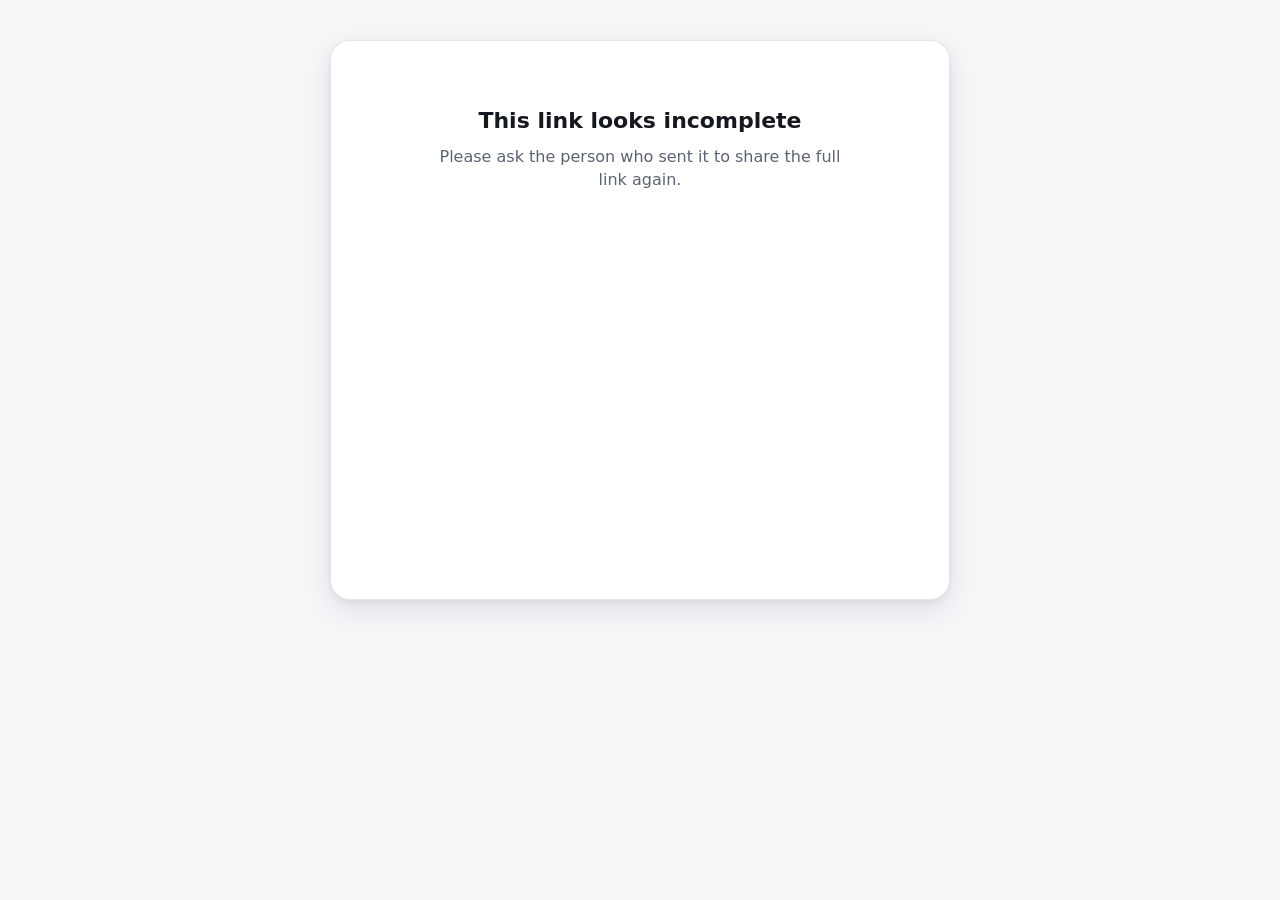
<file: quickpoll/s/index.html>
<!doctype html>
<html lang="en">
<head>
<meta charset="utf-8">
<meta name="viewport" content="width=device-width, initial-scale=1, viewport-fit=cover">
<title>Quick poll</title>
<meta name="description" content="A quick poll — just tap your answers. About a minute.">
<meta property="og:title" content="Quick poll — tap to answer">
<meta property="og:description" content="Just a few taps, about a minute. No sign-up needed.">
<meta name="robots" content="noindex">
<link rel="icon" href="data:image/svg+xml,%3Csvg xmlns='http://www.w3.org/2000/svg' viewBox='0 0 32 32'%3E%3Crect width='32' height='32' rx='8' fill='%233b5bfd'/%3E%3Cpath d='M9 16.5l4.5 4.5L23 11.5' stroke='white' stroke-width='3.2' fill='none' stroke-linecap='round' stroke-linejoin='round'/%3E%3C/svg%3E">
<link rel="stylesheet" href="../assets/base.css">
<style>
  html, body { height: 100%; }
  body { display: flex; justify-content: center; overflow-x: clip; }
  .page { width: 100%; max-width: 620px; min-height: 100%; display: flex; flex-direction: column; }
  .page .qp-runner { flex: 1; }
  @media (min-width: 680px) {
    body { align-items: flex-start; padding: 40px 16px; }
    .page { min-height: 0; }
    .page .qp-runner { border-radius: 20px; box-shadow: var(--shadow-lg); border: 1px solid var(--line); overflow: hidden; min-height: 560px; }
    .qp-top { padding: 18px 28px 0; }
    .qp-screen { padding: 36px 28px 36px; }
  }
  .state { padding: 64px 24px; text-align: center; }
  .state h1 { font-size: 22px; margin: 0 0 8px; }
  .state p { color: var(--text-2); margin: 0 auto 20px; max-width: 420px; }
  .banner { margin: 0; padding: 10px 16px; font-size: 14px; background: var(--warn-soft); color: var(--warn); text-align: center; }
  .loading { padding: 80px 24px; text-align: center; color: var(--text-3); }
</style>
</head>
<body>
<main class="page" id="page">
  <div class="loading">Loading…</div>
</main>
<noscript><p style="padding:24px;text-align:center">Please enable JavaScript to answer this poll.</p></noscript>
<script src="../config.js"></script>
<script src="../assets/shared.js"></script>
<script>
(function () {
  'use strict';
  var el = QP.el;
  var page = document.getElementById('page');
  var cfg = window.QP_CONFIG || {};

  function showState(title, text, button) {
    page.textContent = '';
    page.appendChild(el('div', { class: 'qp-runner' }, el('div', { class: 'state' }, [
      el('h1', { text: title }), el('p', { text: text }), button || null
    ])));
  }

  function postJSON(url, data) {
    var body = JSON.stringify(data);
    var ctrl = typeof AbortController === 'function' ? new AbortController() : null;
    var timer = ctrl ? setTimeout(function () { ctrl.abort(); }, 25000) : null;
    var clear = function () { if (timer) clearTimeout(timer); };
    // text/plain keeps this a "simple" request (no CORS preflight), which Apps Script accepts.
    return fetch(url, { method: 'POST', body: body, redirect: 'follow', signal: ctrl ? ctrl.signal : undefined })
      .then(function (r) {
        return r.text().then(function (t) {
          var j = null; try { j = JSON.parse(t); } catch (e) { /* not JSON */ }
          if (j && j.ok === false) throw new Error(j.error || 'Rejected');
          if (!r.ok && !j) throw new Error('HTTP ' + r.status);
          return j;
        });
      }, function (err) {
        if (err && err.name === 'AbortError') throw new Error('Timed out');
        // Response unreadable (CORS) or network issue: retry without reading the response.
        // The submission id makes the retry safe — the script ignores duplicates.
        return fetch(url, { method: 'POST', body: body, mode: 'no-cors' }).then(function () { return { ok: true, opaque: true }; });
      })
      .then(function (x) { clear(); return x; }, function (e) { clear(); throw e; });
  }

  function start(survey, code) {
    var endpoint = survey.e || cfg.endpoint || '';
    document.title = survey.t ? survey.t + ' — quick poll' : 'Quick poll';
    var doneKey = 'qp_done_' + survey.id;
    var progressKey = 'qp_progress_' + survey.id + '_' + code.length;
    var subKey = 'qp_sub_' + survey.id;

    function run() {
      page.textContent = '';
      if (!endpoint) {
        page.appendChild(el('p', { class: 'banner', text: 'Test mode: this poll isn’t connected to a sheet yet, so answers won’t be saved.' }));
      }
      var host = el('div', { class: 'qp-runner' });
      page.appendChild(host);
      new QP.Runner(host, survey, {
        storageKey: progressKey,
        onSubmit: function (payload) {
          // one id per attempt series, reused on retry so the sheet never gets duplicates
          var subId = QP.store.get(subKey, null);
          if (!subId) { subId = QP.uid(12); QP.store.set(subKey, subId); }
          payload.subId = subId;
          payload.website = ''; // honeypot (bots fill everything)
          if (!endpoint) return new Promise(function (_, rej) { setTimeout(function () { rej(new Error('Not connected')); }, 400); });
          return postJSON(endpoint, payload).then(function () {
            QP.store.set(doneKey, new Date().toISOString());
            QP.store.del(subKey);
          });
        }
      });
    }

    if (QP.store.get(doneKey, null)) {
      showState('You’ve already answered', 'Thanks — your answers were sent. Need to change something? You can answer again.',
        el('button', { class: 'qp-btn qp-btn-primary', type: 'button', onclick: function () { QP.store.del(doneKey); run(); } }, 'Answer again'));
      return;
    }
    run();
  }

  function load() {
    var code = location.hash.replace(/^#/, '');
    if (!code) {
      showState('This link looks incomplete', 'Please ask the person who sent it to share the full link again.');
      return;
    }
    QP.decode(code).then(function (s) {
      if (!s.q.length) throw new Error('broken');
      start(s, code);
    }, function (err) {
      if (err && err.message === 'old-browser') {
        showState('Please update your browser', 'This poll needs a newer browser version. Try opening the link in Chrome, Safari or Edge.');
      } else {
        showState('This link looks broken', 'Part of the link may have been cut off. Please ask the sender to share it again.');
      }
    });
  }

  window.addEventListener('hashchange', function () { location.reload(); });
  load();
})();
</script>
</body>
</html>
</file>
<file: assets/base.css>
/* QuickPoll — design tokens + survey runner styles (shared by the respondent page and the builder preview) */
:root {
  --bg: #f6f7f9;
  --surface: #ffffff;
  --surface-2: #f1f3f6;
  --text: #15181e;
  --text-2: #5b6372;
  --text-3: #8a92a1;
  --line: #e3e6eb;
  --line-strong: #cfd4dc;
  --accent: #3b5bfd;
  --accent-hover: #2f4ce0;
  --accent-soft: #eef1ff;
  --accent-text: #ffffff;
  --yes: #1f9d63;
  --yes-soft: #e8f6ef;
  --no: #d64545;
  --no-soft: #fcecec;
  --warn-soft: #fff5e5;
  --warn: #9a5b00;
  --radius: 14px;
  --radius-sm: 10px;
  --shadow: 0 1px 2px rgba(16, 24, 40, .05), 0 1px 3px rgba(16, 24, 40, .06);
  --shadow-lg: 0 10px 30px rgba(16, 24, 40, .10), 0 2px 6px rgba(16, 24, 40, .06);
  --font: ui-sans-serif, system-ui, -apple-system, "Segoe UI", Roboto, "Helvetica Neue", Arial, sans-serif;
  color-scheme: light;
}
@media (prefers-color-scheme: dark) {
  :root:not([data-theme="light"]) {
    --bg: #0f1115;
    --surface: #171a20;
    --surface-2: #1e222a;
    --text: #eef0f4;
    --text-2: #a5adbb;
    --text-3: #77808f;
    --line: #2a2f38;
    --line-strong: #3a404b;
    --accent: #6b85ff;
    --accent-hover: #8197ff;
    --accent-soft: #1f2645;
    --accent-text: #0b0e1a;
    --yes: #3ccf8e;
    --yes-soft: #15302a;
    --no: #ff7272;
    --no-soft: #3a1c1f;
    --warn-soft: #33270f;
    --warn: #f0b75a;
    --shadow: 0 1px 2px rgba(0, 0, 0, .3);
    --shadow-lg: 0 10px 30px rgba(0, 0, 0, .45);
    color-scheme: dark;
  }
}
:root[data-theme="dark"] {
  --bg: #0f1115; --surface: #171a20; --surface-2: #1e222a; --text: #eef0f4; --text-2: #a5adbb; --text-3: #77808f;
  --line: #2a2f38; --line-strong: #3a404b; --accent: #6b85ff; --accent-hover: #8197ff; --accent-soft: #1f2645; --accent-text: #0b0e1a;
  --yes: #3ccf8e; --yes-soft: #15302a; --no: #ff7272; --no-soft: #3a1c1f; --warn-soft: #33270f; --warn: #f0b75a;
  --shadow: 0 1px 2px rgba(0, 0, 0, .3); --shadow-lg: 0 10px 30px rgba(0, 0, 0, .45); color-scheme: dark;
}

*, *::before, *::after { box-sizing: border-box; }
html { -webkit-text-size-adjust: 100%; }
body {
  margin: 0;
  background: var(--bg);
  color: var(--text);
  font-family: var(--font);
  font-size: 16px;
  line-height: 1.45;
  -webkit-font-smoothing: antialiased;
}
button, input, textarea, select { font: inherit; color: inherit; }
button { cursor: pointer; }
button:disabled { cursor: default; }
:focus-visible { outline: 2px solid var(--accent); outline-offset: 2px; }

/* ---------- Runner ---------- */
.qp-runner {
  overflow-x: clip;
  display: flex;
  flex-direction: column;
  min-height: 100%;
  background: var(--surface);
}
.qp-top { padding: 14px 20px 0; }
.qp-top-row { display: flex; align-items: center; gap: 10px; min-height: 36px; }
.qp-back {
  width: 36px; height: 36px; border-radius: 50%;
  border: 1px solid var(--line); background: var(--surface);
  font-size: 18px; line-height: 1; color: var(--text-2);
  display: inline-flex; align-items: center; justify-content: center; flex: none;
}
.qp-back:hover:not(:disabled) { background: var(--surface-2); color: var(--text); }
.qp-back:disabled { opacity: 0; pointer-events: none; }
.qp-top-title {
  flex: 1; min-width: 0; font-size: 14px; color: var(--text-2);
  white-space: nowrap; overflow: hidden; text-overflow: ellipsis;
}
.qp-count { flex: none; text-align: right; font-size: 13px; color: var(--text-3); font-variant-numeric: tabular-nums; }
.qp-progress { height: 4px; background: var(--surface-2); border-radius: 4px; margin-top: 12px; overflow: hidden; }
.qp-progress-bar { height: 100%; background: var(--accent); border-radius: 4px; transition: width .35s ease; }

.qp-screen { padding: 28px 20px 32px; flex: 1; }
.qp-in-next { animation: qpInNext .28s ease both; }
.qp-in-prev { animation: qpInPrev .28s ease both; }
@keyframes qpInNext { from { opacity: 0; transform: translateX(18px); } to { opacity: 1; transform: none; } }
@keyframes qpInPrev { from { opacity: 0; transform: translateX(-18px); } to { opacity: 1; transform: none; } }
@media (prefers-reduced-motion: reduce) { .qp-in-next, .qp-in-prev { animation: none; } .qp-progress-bar { transition: none; } }

.qp-title { font-size: 28px; line-height: 1.2; margin: 8px 0 12px; letter-spacing: -0.01em; overflow-wrap: anywhere; }
.qp-desc { margin: 0 0 12px; color: var(--text-2); white-space: pre-wrap; overflow-wrap: anywhere; }
.qp-meta { margin: 0 0 24px; color: var(--text-3); font-size: 14px; }
.qp-q { font-size: 22px; line-height: 1.3; margin: 0 0 6px; letter-spacing: -0.005em; overflow-wrap: anywhere; }
.qp-hint { margin: 0 0 18px; color: var(--text-2); font-size: 15px; overflow-wrap: anywhere; }
.qp-q + .qp-options, .qp-q + .qp-yesno, .qp-q + .qp-scale-wrap, .qp-q + .qp-images, .qp-q + .qp-text { margin-top: 18px; }
.qp-center { text-align: center; }
.qp-label { display: block; font-size: 14px; font-weight: 600; margin: 0 0 6px; }

.qp-input {
  width: 100%; padding: 12px 14px; border-radius: var(--radius-sm);
  border: 1px solid var(--line-strong); background: var(--surface); outline: none;
}
.qp-input:focus { border-color: var(--accent); box-shadow: 0 0 0 3px var(--accent-soft); }
textarea.qp-input { resize: vertical; min-height: 48px; }
.qp-note { margin-top: 12px; }

/* choices */
.qp-options { display: grid; gap: 10px; }
.qp-opt {
  display: flex; align-items: center; gap: 12px; width: 100%; text-align: left;
  padding: 14px 14px; min-height: 54px; border-radius: var(--radius-sm);
  border: 1.5px solid var(--line); background: var(--surface);
  transition: border-color .12s, background .12s, transform .08s;
}
@media (hover: hover) { .qp-opt:hover { border-color: var(--line-strong); background: var(--surface-2); } }
.qp-opt:active { transform: scale(.99); }
.qp-opt.is-on { border-color: var(--accent); background: var(--accent-soft); }
.qp-key {
  flex: none; width: 24px; height: 24px; border-radius: 6px; border: 1px solid var(--line-strong);
  font-size: 12px; font-weight: 600; color: var(--text-3);
  display: inline-flex; align-items: center; justify-content: center; font-variant-numeric: tabular-nums;
}
.qp-opt.is-on .qp-key { border-color: var(--accent); background: var(--accent); color: var(--accent-text); }
.qp-opt-label { flex: 1; min-width: 0; overflow-wrap: anywhere; }
.qp-check { flex: none; width: 20px; text-align: center; color: var(--accent); font-weight: 700; }
.qp-opt.is-multi .qp-key { border-radius: 6px; }
@media (hover: none) { .qp-key { display: none; } }

/* yes / no */
.qp-yesno { display: grid; grid-template-columns: 1fr 1fr; gap: 12px; }
.qp-yn {
  display: flex; flex-direction: column; align-items: center; justify-content: center; gap: 6px;
  min-height: 112px; border-radius: var(--radius); border: 1.5px solid var(--line); background: var(--surface);
  font-size: 18px; font-weight: 600; transition: border-color .12s, background .12s, transform .08s;
}
.qp-yn:active { transform: scale(.98); }
.qp-yn-icon { font-size: 26px; line-height: 1; }
.qp-yn-y .qp-yn-icon { color: var(--yes); }
.qp-yn-n .qp-yn-icon { color: var(--no); }
.qp-yn-y.is-on { border-color: var(--yes); background: var(--yes-soft); }
.qp-yn-n.is-on { border-color: var(--no); background: var(--no-soft); }

/* scale */
.qp-scale { display: grid; gap: 8px; }
.qp-scale-5 { grid-template-columns: repeat(5, 1fr); }
.qp-scale-10 { grid-template-columns: repeat(10, 1fr); gap: 5px; }
.qp-scale-btn {
  min-height: 56px; border-radius: var(--radius-sm); border: 1.5px solid var(--line); background: var(--surface);
  font-size: 18px; font-weight: 600; font-variant-numeric: tabular-nums; padding: 0;
  transition: border-color .12s, background .12s, transform .08s;
}
.qp-scale-10 .qp-scale-btn { font-size: 15px; min-height: 48px; }
@media (hover: hover) { .qp-scale-btn:hover { border-color: var(--line-strong); background: var(--surface-2); } }
.qp-scale-btn:active { transform: scale(.97); }
.qp-scale-btn.is-on { border-color: var(--accent); background: var(--accent); color: var(--accent-text); }
.qp-scale-labels { display: flex; justify-content: space-between; gap: 16px; margin-top: 8px; font-size: 13px; color: var(--text-2); }
.qp-scale-labels span:last-child { text-align: right; }

/* images */
.qp-images { display: grid; gap: 12px; }
.qp-lay-g { grid-template-columns: repeat(2, minmax(0, 1fr)); }
.qp-lay-r { grid-template-columns: repeat(auto-fit, minmax(96px, 1fr)); }
.qp-lay-f { grid-template-columns: minmax(0, 1fr); }
.qp-img-item { position: relative; min-width: 0; }
.qp-img-opt {
  display: flex; flex-direction: column; width: 100%; height: 100%; padding: 0; overflow: hidden; text-align: left;
  border-radius: var(--radius); border: 2px solid var(--line); background: var(--surface);
  transition: border-color .12s, transform .08s, box-shadow .12s;
}
@media (hover: hover) { .qp-img-opt:hover { border-color: var(--line-strong); } }
.qp-img-opt:active { transform: scale(.99); }
.qp-img-opt.is-on { border-color: var(--accent); box-shadow: 0 0 0 3px var(--accent-soft); }
.qp-img-box { aspect-ratio: 4 / 3; background: var(--surface-2); display: flex; align-items: center; justify-content: center; }
.qp-lay-f .qp-img-box { aspect-ratio: auto; max-height: 62vh; }
.qp-img-box img { width: 100%; height: 100%; object-fit: contain; display: block; }
.qp-lay-f .qp-img-box img { height: auto; max-height: 62vh; }
.qp-img-missing { font-size: 13px; color: var(--text-3); padding: 24px 8px; text-align: center; }
.qp-img-cap { display: flex; align-items: center; gap: 8px; padding: 10px 12px; font-weight: 600; font-size: 15px; margin-top: auto; border-top: 1px solid var(--line); }
.qp-img-label { flex: 1; min-width: 0; overflow-wrap: anywhere; }
.qp-img-opt.is-on .qp-key { border-color: var(--accent); background: var(--accent); color: var(--accent-text); }
.qp-lay-r .qp-img-cap { padding: 8px 10px; font-size: 14px; }
.qp-lay-r .qp-key { display: none; }
.qp-zoom {
  position: absolute; top: 8px; right: 8px; width: 34px; height: 34px; border-radius: 10px;
  border: 1px solid var(--line); background: color-mix(in srgb, var(--surface) 88%, transparent); color: var(--text);
  display: inline-flex; align-items: center; justify-content: center; box-shadow: var(--shadow);
}
.qp-zoom:hover { background: var(--surface); border-color: var(--line-strong); }
.qp-lightbox {
  position: fixed; inset: 0; z-index: 1000; background: rgba(8, 10, 16, .9);
  display: flex; flex-direction: column; align-items: center; justify-content: center; padding: 56px 12px 18px; gap: 14px;
  animation: qpFade .15s ease both;
}
@keyframes qpFade { from { opacity: 0; } to { opacity: 1; } }
.qp-lb-stage { position: relative; flex: 1; min-height: 0; width: 100%; display: flex; align-items: center; justify-content: center; }
.qp-lb-frame { position: relative; display: flex; max-width: calc(100% - 112px); max-height: 100%; border-radius: 12px; outline: 3px solid transparent; outline-offset: 3px; transition: outline-color .15s; }
.qp-lb-frame.is-on { outline-color: var(--accent); box-shadow: 0 0 0 9px rgba(59, 91, 253, .25); }
.qp-lb-frame img { max-width: 100%; max-height: calc(100vh - 160px); object-fit: contain; border-radius: 10px; background: #fff; user-select: none; -webkit-user-drag: none; }
.qp-lb-badge { position: absolute; top: 10px; left: 10px; width: 34px; height: 34px; border-radius: 50%; background: var(--accent); color: #fff; font-weight: 700; font-size: 18px; display: flex; align-items: center; justify-content: center; box-shadow: 0 2px 8px rgba(0,0,0,.3); }
.qp-lb-arrow {
  position: absolute; top: 50%; transform: translateY(-50%); width: 48px; height: 48px; border-radius: 50%;
  border: 0; background: rgba(255, 255, 255, .16); color: #fff; font-size: 30px; line-height: 1; padding-bottom: 4px;
  display: inline-flex; align-items: center; justify-content: center;
}
.qp-lb-arrow:hover { background: rgba(255, 255, 255, .28); }
.qp-lb-prev { left: 4px; }
.qp-lb-next { right: 4px; }
@media (max-width: 560px) {
  .qp-lb-frame { max-width: 100%; }
  .qp-lb-arrow { top: auto; bottom: -62px; transform: none; width: 44px; height: 44px; }
  .qp-lb-prev { left: 8px; } .qp-lb-next { right: 8px; }
  .qp-lb-bar { padding: 0 56px; }
}
.qp-lb-count { position: absolute; top: 20px; left: 50%; transform: translateX(-50%); color: rgba(255, 255, 255, .85); font-size: 14px; font-weight: 600; font-variant-numeric: tabular-nums; }
.qp-lb-close {
  position: absolute; top: 12px; right: 12px; width: 40px; height: 40px; border-radius: 50%;
  border: 0; background: rgba(255, 255, 255, .14); color: #fff; font-size: 18px;
}
.qp-lb-close:hover { background: rgba(255, 255, 255, .24); }
.qp-lb-bar { display: flex; align-items: center; gap: 14px; flex-wrap: wrap; justify-content: center; min-height: 50px; }
.qp-lb-label { color: #fff; font-weight: 600; font-size: 16px; }
.qp-lightbox .qp-btn-secondary { background: rgba(255,255,255,.92); color: #15181e; border-color: transparent; }
.qp-lightbox .qp-btn-secondary:hover { background: #fff; }

/* text */
.qp-text { font-size: 17px; }

/* actions */
.qp-actions { display: flex; align-items: center; gap: 10px; margin-top: 22px; flex-wrap: wrap; }
.qp-actions.qp-center { justify-content: center; }
.qp-btn {
  display: inline-flex; align-items: center; justify-content: center; gap: 6px;
  min-height: 46px; padding: 0 20px; border-radius: 999px; border: 1px solid transparent;
  font-weight: 600; font-size: 16px; transition: background .12s, border-color .12s, opacity .12s;
}
.qp-btn-primary { background: var(--accent); color: var(--accent-text); }
.qp-btn-primary:hover:not(:disabled) { background: var(--accent-hover); }
.qp-btn-primary:disabled { opacity: .4; }
.qp-btn-ghost { background: transparent; color: var(--text-2); border-color: var(--line); }
.qp-btn-ghost:hover { background: var(--surface-2); color: var(--text); }
.qp-btn-send { min-width: 180px; }
.qp-link { background: none; border: 0; padding: 6px 0; margin-top: 12px; color: var(--accent); font-weight: 600; font-size: 15px; }
.qp-link:hover { text-decoration: underline; }

/* review */
.qp-review { list-style: none; margin: 0; padding: 0; display: grid; gap: 8px; }
.qp-review-item {
  width: 100%; text-align: left; display: grid; gap: 2px; padding: 12px 14px;
  border-radius: var(--radius-sm); border: 1px solid var(--line); background: var(--surface);
}
@media (hover: hover) { .qp-review-item:hover { background: var(--surface-2); } }
.qp-review-q { font-size: 14px; color: var(--text-2); overflow-wrap: anywhere; }
.qp-review-a { font-weight: 600; overflow-wrap: anywhere; }
.qp-review-note { font-size: 14px; color: var(--text-2); font-style: italic; overflow-wrap: anywhere; }
.qp-review-item.is-missing { border-color: var(--warn); background: var(--warn-soft); }
.qp-review-item.is-missing .qp-review-a { color: var(--warn); }
.qp-alert { margin-top: 16px; padding: 12px 14px; border-radius: var(--radius-sm); background: var(--no-soft); color: var(--text); font-size: 15px; }

/* done */
.qp-done { padding-top: 32px; }
.qp-done-icon {
  width: 64px; height: 64px; margin: 0 auto 16px; border-radius: 50%;
  background: var(--yes-soft); color: var(--yes); font-size: 30px; font-weight: 700;
  display: flex; align-items: center; justify-content: center;
}
@media (hover: hover) {
  .qp-yn-y:hover { border-color: var(--yes); background: var(--yes-soft); }
  .qp-yn-n:hover { border-color: var(--no); background: var(--no-soft); }
}
.qp-empty { padding: 72px 12px; text-align: center; color: var(--text-3); font-size: 15px; }
a.qp-btn, a.btn { text-decoration: none; }

/* required badge */
.qp-req { display: flex; align-items: baseline; gap: 8px; flex-wrap: wrap; margin: 0 0 10px; }
.qp-req-tag {
  font-size: 12px; font-weight: 700; letter-spacing: .02em; text-transform: uppercase;
  color: var(--warn); background: var(--warn-soft); padding: 2px 8px; border-radius: 999px;
}
.qp-req-note { font-size: 13px; color: var(--text-3); }

/* bottom navigation */
.qp-nav { display: flex; align-items: center; justify-content: space-between; gap: 12px; margin-top: 28px; padding-top: 18px; border-top: 1px solid var(--line); }
.qp-prev[disabled] { visibility: hidden; }
.qp-btn-secondary { background: var(--surface-2); color: var(--text); border-color: var(--line); }
@media (hover: hover) { .qp-btn-secondary:hover { background: var(--line); } }
.qp-btn-sm { min-height: 36px; padding: 0 14px; font-size: 14px; }
.qp-next, .qp-skip { min-width: 128px; }
.qp-alert-warn { display: flex; align-items: center; justify-content: space-between; gap: 12px; flex-wrap: wrap; background: var(--warn-soft); color: var(--warn); margin: 0 0 14px; font-weight: 600; }
.qp-alert-warn .qp-btn { color: var(--text); }

.qp-lb-badge[hidden] { display: none !important; }
</file>
<file: assets/ui.css>
/* QuickPoll UI — design tokens + components.
 * Single source of truth: the showcase (/ui/) and, later, the app use this file.
 * Light comes from the upper right: shadows fall down-left.
 * Font: Manrope — every page that uses this file loads it:
 *   <link rel="stylesheet" href="https://fonts.googleapis.com/css2?family=Manrope:wght@400;500;600;700&display=swap">
 * Weights: headings 700; options, buttons, labels 500–600; descriptive body text 400 (light and airy).
 * Small UI text (≤14px: labels, captions) stays 500+ so Manrope stays readable.
 */

/* ---------- Tokens ---------- */
:root {
  /* surfaces */
  --ui-bg: #f3f3f6;          /* pearl gray page (C) */
  --ui-bg-beam: rgba(255, 255, 255, .55);
  --ui-face-top: #ffffff;    /* elements are white on the gray page */
  --ui-face-bottom: #fafafb;
  --ui-face-flat: #efeff2;
  --ui-line: #d9d9e0;

  /* text */
  --ui-ink: #3b3e46;          /* default text on buttons */
  --ui-ink-strong: #07080a;   /* hover / pressed */
  --ui-ink-muted: #5e626c;    /* secondary text, 5.9:1 on --ui-bg */
  --ui-ink-disabled: #9a9ea8;

  /* warm glow */
  --ui-glow: 255, 146, 72;
  --ui-glow-soft: 255, 190, 150;
  --ui-glow-white: 255, 252, 245;

  /* neutral cast shadow (falls down-left) */
  --ui-cast: 150, 148, 166;

  /* shape */
  --ui-radius-pill: 999px;
  --ui-radius-lg: 22px;
  --ui-radius-md: 14px;

  /* focus ring (keyboard) */
  --ui-focus: #2b2d34;

  /* motion */
  --ui-ease: cubic-bezier(.3, .7, .3, 1);
  --ui-t: .22s;
  --ui-t-press: .08s;

  --ui-font: "Manrope", "Segoe UI", -apple-system, Roboto, Arial, sans-serif;   /* load Manrope 400–700 from Google Fonts */
}
:root[data-theme="dark"] {
  --ui-bg: #17181c;
  --ui-bg-beam: rgba(255, 255, 255, .04);
  --ui-face-top: #2a2c33;
  --ui-face-bottom: #24262c;
  --ui-face-flat: #24262c;
  --ui-line: #34363e;
  --ui-ink: #d9dbe0;
  --ui-ink-strong: #ffffff;
  --ui-ink-muted: #a7abb4;
  --ui-ink-disabled: #6a6e78;
  --ui-glow-white: 255, 236, 215;
  --ui-cast: 0, 0, 0;
  --ui-focus: #f1f2f4;
}
@media (prefers-color-scheme: dark) {
  :root:not([data-theme="light"]) {
    --ui-bg: #17181c; --ui-bg-beam: rgba(255, 255, 255, .04);
    --ui-face-top: #2a2c33; --ui-face-bottom: #24262c; --ui-face-flat: #24262c; --ui-line: #34363e;
    --ui-ink: #d9dbe0; --ui-ink-strong: #ffffff; --ui-ink-muted: #a7abb4; --ui-ink-disabled: #6a6e78;
    --ui-glow-white: 255, 236, 215; --ui-cast: 0, 0, 0; --ui-focus: #f1f2f4;
  }
}

/* ---------- Button: shared anatomy ----------
 * <button class="ui-btn ui-btn--primary"><span class="ui-btn__face">Label</span></button>
 * The button itself carries the halo (::before) and the cast shadow (::after);
 * the face carries the surface, rims and text — so glow never covers the label.
 */
.ui-btn {
  --h: 52px; --px: 28px; --fs: 16px;
  position: relative; isolation: isolate;
  display: inline-flex; align-items: stretch;
  height: var(--h); padding: 0; margin: 0; border: 0; background: none;
  font: 600 var(--fs)/1 var(--ui-font); letter-spacing: -0.005em;
  color: var(--ui-ink); cursor: pointer;
  border-radius: var(--ui-radius-pill);
  -webkit-tap-highlight-color: transparent;
}
.ui-btn--sm { --h: 40px; --px: 20px; --fs: 14px; }
.ui-btn__face {
  position: relative; z-index: 1;
  display: inline-flex; align-items: center; justify-content: center; gap: 8px;
  width: 100%; padding: 0 var(--px); white-space: nowrap;
  border-radius: inherit;
  transition: transform var(--ui-t) var(--ui-ease), box-shadow var(--ui-t) var(--ui-ease),
              background var(--ui-t) var(--ui-ease), color var(--ui-t) var(--ui-ease);
}
.ui-btn__face svg { width: 1.15em; height: 1.15em; flex: none; }
.ui-btn::before, .ui-btn::after {
  content: ""; position: absolute; border-radius: inherit; pointer-events: none;
  transition: transform var(--ui-t) var(--ui-ease), opacity var(--ui-t) var(--ui-ease), filter var(--ui-t) var(--ui-ease);
}
.ui-btn:focus-visible, .ui-btn.is-focus { outline: none; }
.ui-btn:focus-visible .ui-btn__face, .ui-btn.is-focus .ui-btn__face {
  outline: 2px solid var(--ui-focus); outline-offset: 4px;
}
.ui-btn:disabled, .ui-btn.is-disabled { cursor: not-allowed; }
.ui-btn:disabled::before, .ui-btn:disabled::after, .ui-btn.is-disabled::before, .ui-btn.is-disabled::after { opacity: 0; }

/* ---------- PRIMARY — Glow Strong (only one per screen) ---------- */
.ui-btn--primary::before {           /* warm halo */
  inset: -120% -22% -55%; border-radius: 50%; z-index: -1;
  background:
    radial-gradient(ellipse 44% 12% at 50% 64%, rgba(var(--ui-glow-white), .85), rgba(var(--ui-glow-white), .3) 55%, transparent 100%),
    radial-gradient(closest-side at 50% 60%, rgba(255, 168, 115, .62), rgba(var(--ui-glow-soft), .36) 45%, rgba(var(--ui-glow-soft), .1) 75%, transparent 100%);
  filter: blur(10px);
}
.ui-btn--primary::after {            /* cast shadow, warm near the edge */
  inset: 0; z-index: -1;
  transform: translate(-8%, 34%);
  background: linear-gradient(180deg, rgba(var(--ui-glow), .7) 0%, rgba(235, 150, 120, .55) 20%, rgba(var(--ui-cast), .42) 50%, rgba(var(--ui-cast), .3) 100%);
  filter: blur(5px);
}
.ui-btn--primary .ui-btn__face {
  background: linear-gradient(180deg, var(--ui-face-top), var(--ui-face-bottom));
  box-shadow:
    inset 0 2px 1px rgba(255, 255, 255, .9),
    inset 0 -2px 3px rgba(var(--ui-glow), .25),
    0 0 0 1px rgba(var(--ui-glow-white), .35),
    0 2px 0 0 rgba(var(--ui-glow), .9),
    0 4px 10px 0 rgba(var(--ui-glow), .6),
    0 0 14px 2px rgba(var(--ui-glow), .38),
    0 0 34px 8px rgba(var(--ui-glow-soft), .36);
}
.ui-btn--primary .ui-btn__face::before {   /* soft white light along the straight top edge */
  content: ""; position: absolute; left: 16%; right: 16%; top: -9px; height: 12px; border-radius: 50%;
  background: linear-gradient(90deg, transparent, rgba(var(--ui-glow-white), .9) 25%, rgba(var(--ui-glow-white), .9) 75%, transparent);
  filter: blur(5px); opacity: .45; pointer-events: none; transition: opacity var(--ui-t) var(--ui-ease);
}
/* hover: stronger orange + white glow, stronger text */
.ui-btn--primary:hover::before, .ui-btn--primary.is-hover::before { transform: scale(1.05); filter: blur(10px) saturate(1.25); }
.ui-btn--primary:hover .ui-btn__face, .ui-btn--primary.is-hover .ui-btn__face {
  color: var(--ui-ink-strong);
  box-shadow:
    inset 0 2px 1px rgba(255, 255, 255, .95),
    inset 0 -2px 3px rgba(var(--ui-glow), .32),
    0 0 0 1px rgba(var(--ui-glow-white), .6),
    0 0 7px 1px rgba(var(--ui-glow-white), .45),
    0 2px 0 0 rgba(var(--ui-glow), 1),
    0 5px 13px 0 rgba(var(--ui-glow), .78),
    0 0 20px 3px rgba(var(--ui-glow), .5),
    0 0 46px 11px rgba(var(--ui-glow-soft), .48);
}
.ui-btn--primary:hover .ui-btn__face::before, .ui-btn--primary.is-hover .ui-btn__face::before { opacity: .85; }
/* pressed: sinks toward the surface, shadow gets shorter */
.ui-btn--primary:active .ui-btn__face, .ui-btn--primary.is-pressed .ui-btn__face {
  color: var(--ui-ink-strong);
  transform: translate(-1px, 3px) scale(.985);
  transition-duration: var(--ui-t-press);
  box-shadow:
    inset 0 2px 1px rgba(255, 255, 255, .8),
    inset 0 3px 7px rgba(120, 110, 120, .14),
    inset 0 -2px 3px rgba(var(--ui-glow), .3),
    0 0 0 1px rgba(var(--ui-glow-white), .35),
    0 1.5px 0 0 rgba(var(--ui-glow), .95),
    0 3px 8px 0 rgba(var(--ui-glow), .65),
    0 0 12px 2px rgba(var(--ui-glow), .42),
    0 0 30px 7px rgba(var(--ui-glow-soft), .4);
}
.ui-btn--primary:active::after, .ui-btn--primary.is-pressed::after { transform: translate(-3.5%, 14%); transition-duration: var(--ui-t-press); }
.ui-btn--primary:active .ui-btn__face::before, .ui-btn--primary.is-pressed .ui-btn__face::before { opacity: .5; }
/* disabled */
.ui-btn--primary:disabled .ui-btn__face, .ui-btn--primary.is-disabled .ui-btn__face {
  color: var(--ui-ink-disabled); background: var(--ui-face-flat); box-shadow: inset 0 0 0 1px var(--ui-line); transform: none;
}
.ui-btn--primary:disabled .ui-btn__face::before, .ui-btn--primary.is-disabled .ui-btn__face::before { opacity: 0; }

/* ---------- SECONDARY — raised, no glow; hover = small lift, no orange ---------- */
.ui-btn--secondary::after {
  inset: 0; z-index: -1; transform: translate(-6%, 22%);
  background: rgba(var(--ui-cast), .32); filter: blur(6px);
}
.ui-btn--secondary .ui-btn__face {
  background: linear-gradient(180deg, var(--ui-face-top), var(--ui-face-bottom));
  box-shadow: inset 0 2px 1px rgba(255, 255, 255, .9), inset 0 -2px 3px rgba(0, 0, 0, .04), 0 0 0 1px rgba(255, 255, 255, .5);
}
.ui-btn--secondary:hover .ui-btn__face, .ui-btn--secondary.is-hover .ui-btn__face {
  color: var(--ui-ink-strong);
  box-shadow: inset 0 2px 1px rgba(255, 255, 255, .95), inset 0 -2px 3px rgba(0, 0, 0, .04),
              0 0 0 1px rgba(255, 255, 255, .5);   /* neutral: hover only lifts (see the end of the file) */
}
.ui-btn--secondary:active .ui-btn__face, .ui-btn--secondary.is-pressed .ui-btn__face {
  color: var(--ui-ink-strong); transform: translate(-1px, 2px) scale(.985); transition-duration: var(--ui-t-press);
  box-shadow: inset 0 2px 6px rgba(120, 110, 120, .16), inset 0 -1px 2px rgba(255, 255, 255, .6), 0 0 0 1px rgba(var(--ui-glow), .3);
}
.ui-btn--secondary:active::after, .ui-btn--secondary.is-pressed::after { transform: translate(-2.5%, 9%); transition-duration: var(--ui-t-press); }
.ui-btn--secondary:disabled .ui-btn__face, .ui-btn--secondary.is-disabled .ui-btn__face {
  color: var(--ui-ink-disabled); background: var(--ui-face-flat); box-shadow: inset 0 0 0 1px var(--ui-line); transform: none;
}

/* ---------- GHOST — text only, subtle surface on hover ---------- */
.ui-btn--ghost .ui-btn__face { background: transparent; }
.ui-btn--ghost:hover .ui-btn__face, .ui-btn--ghost.is-hover .ui-btn__face {
  color: var(--ui-ink-strong); background: rgba(255, 255, 255, .55);
  box-shadow: inset 0 0 0 1px rgba(255, 255, 255, .7);
}
:root[data-theme="dark"] .ui-btn--ghost:hover .ui-btn__face, :root[data-theme="dark"] .ui-btn--ghost.is-hover .ui-btn__face { background: rgba(255, 255, 255, .06); box-shadow: inset 0 0 0 1px rgba(255, 255, 255, .08); }
.ui-btn--ghost:active .ui-btn__face, .ui-btn--ghost.is-pressed .ui-btn__face {
  color: var(--ui-ink-strong); background: rgba(var(--ui-cast), .14); transform: scale(.985); transition-duration: var(--ui-t-press);
}
.ui-btn--ghost:disabled .ui-btn__face, .ui-btn--ghost.is-disabled .ui-btn__face { color: var(--ui-ink-disabled); background: transparent; box-shadow: none; transform: none; }

/* ---------- ICON BUTTON — round; secondary or ghost look ---------- */
.ui-btn--icon { --h: 48px; width: var(--h); }
.ui-btn--icon.ui-btn--sm { --h: 36px; }
.ui-btn--icon .ui-btn__face { padding: 0; }
.ui-btn--icon .ui-btn__face svg { width: 20px; height: 20px; }
.ui-btn--icon.ui-btn--sm .ui-btn__face svg { width: 16px; height: 16px; }

@media (prefers-reduced-motion: reduce) {
  .ui-btn__face, .ui-btn::before, .ui-btn::after, .ui-btn--primary .ui-btn__face::before { transition: none; }
}

/* ---------- Glow levels (for surfaces other than the primary button) ---------- */
.ui-glow-soft {   /* selected answer */
  box-shadow: 0 0 0 1px rgba(var(--ui-glow), .22), 0 0 16px 2px rgba(var(--ui-glow), .14);
}
.ui-glow-hint {   /* gradient rim only — rare secondary accents */
  border: 1.5px solid transparent;
  background:
    linear-gradient(var(--ui-face-top), var(--ui-face-bottom)) padding-box,
    linear-gradient(120deg, rgba(var(--ui-glow), 1), rgba(var(--ui-glow-soft), .55) 40%, rgba(var(--ui-glow-soft), .3) 65%, rgba(var(--ui-glow), .85)) border-box;
  border-width: 2px;
}

/* =====================================================================
   CHOICE components — option, multi option, yes/no, scale key, image card
   Selected = Glow Soft + filled mark. Raised surfaces cast a small shadow down-left.
   ===================================================================== */
:root {
  --ui-yes: #18834e; --ui-no: #c4352e;           /* icon colours (≥3:1 on light faces) */
  --ui-mark: #EA8213; --ui-mark-ink: #ffffff;   /* selected mark (checkbox / radio) */
  --ui-raised: -3px 5px 12px rgba(var(--ui-cast), .22), inset 0 2px 1px rgba(255, 255, 255, .9), inset 0 -2px 3px rgba(0, 0, 0, .03);
  --ui-raised-hover: -4px 7px 16px rgba(var(--ui-cast), .255), inset 0 2px 1px rgba(255, 255, 255, .95), inset 0 -2px 3px rgba(0, 0, 0, .03);
  --ui-raised-pressed: -1px 2px 5px rgba(var(--ui-cast), .19), inset 0 2px 6px rgba(120, 110, 120, .14);
  --ui-soft-ring: 0 0 0 1px rgba(var(--ui-glow), .22), 0 0 16px 2px rgba(var(--ui-glow), .14);   /* selected: faint hairline + whisper glow */
}
:root[data-theme="dark"] { --ui-yes: #4fd394; --ui-no: #ff7b73; --ui-mark: #EA8213; --ui-mark-ink: #ffffff;
  --ui-raised: -3px 5px 12px rgba(0,0,0,.45), inset 0 1px 0 rgba(255,255,255,.06);
  --ui-raised-hover: -4px 7px 16px rgba(0,0,0,.5), inset 0 1px 0 rgba(255,255,255,.08);
  --ui-raised-pressed: -1px 2px 5px rgba(0,0,0,.4), inset 0 2px 6px rgba(0,0,0,.35); }
@media (prefers-color-scheme: dark) { :root:not([data-theme="light"]) { --ui-yes: #4fd394; --ui-no: #ff7b73; --ui-mark: #EA8213; --ui-mark-ink: #ffffff;
  --ui-raised: -3px 5px 12px rgba(0,0,0,.45), inset 0 1px 0 rgba(255,255,255,.06);
  --ui-raised-hover: -4px 7px 16px rgba(0,0,0,.5), inset 0 1px 0 rgba(255,255,255,.08);
  --ui-raised-pressed: -1px 2px 5px rgba(0,0,0,.4), inset 0 2px 6px rgba(0,0,0,.35); } }

/* shared base for clickable raised surfaces */
.ui-option, .ui-yn__btn, .ui-key, .ui-imgcard {
  font-family: var(--ui-font); color: var(--ui-ink); cursor: pointer; border: 0; margin: 0;
  background: linear-gradient(180deg, var(--ui-face-top), var(--ui-face-bottom));
  box-shadow: var(--ui-raised);
  transition: transform var(--ui-t) var(--ui-ease), box-shadow var(--ui-t) var(--ui-ease), color var(--ui-t) var(--ui-ease);
  -webkit-tap-highlight-color: transparent;
}
.ui-option:focus-visible, .ui-option.is-focus, .ui-yn__btn:focus-visible, .ui-yn__btn.is-focus,
.ui-key:focus-visible, .ui-key.is-focus, .ui-imgcard:focus-visible, .ui-imgcard.is-focus { outline: 2px solid var(--ui-focus); outline-offset: 4px; }
@media (hover: hover) {
  .ui-option:hover:not(:disabled), .ui-yn__btn:hover:not(:disabled), .ui-key:hover:not(:disabled), .ui-imgcard:hover:not(:disabled) { box-shadow: var(--ui-raised-hover); color: var(--ui-ink-strong); }
}
.ui-option.is-hover, .ui-yn__btn.is-hover, .ui-key.is-hover, .ui-imgcard.is-hover { box-shadow: var(--ui-raised-hover); color: var(--ui-ink-strong); }
.ui-option:active:not(:disabled), .ui-option.is-pressed, .ui-yn__btn:active:not(:disabled), .ui-yn__btn.is-pressed,
.ui-key:active:not(:disabled), .ui-key.is-pressed, .ui-imgcard:active:not(:disabled), .ui-imgcard.is-pressed {
  box-shadow: var(--ui-raised-pressed); transform: translate(-1px, 2px); transition-duration: var(--ui-t-press);
}
/* selected = Glow Soft on top of the raised surface */
.ui-option[aria-checked="true"], .ui-option.is-selected, .ui-yn__btn[aria-checked="true"], .ui-yn__btn.is-selected,
.ui-key[aria-checked="true"], .ui-key.is-selected, .ui-imgcard[aria-checked="true"], .ui-imgcard.is-selected {
  box-shadow: var(--ui-soft-ring), var(--ui-raised); color: var(--ui-ink-strong);
}
.ui-option:disabled, .ui-option.is-disabled, .ui-yn__btn:disabled, .ui-yn__btn.is-disabled,
.ui-key:disabled, .ui-key.is-disabled, .ui-imgcard:disabled, .ui-imgcard.is-disabled {
  cursor: not-allowed; color: var(--ui-ink-disabled); background: var(--ui-face-flat); box-shadow: inset 0 0 0 1px var(--ui-line); transform: none;
}

/* ---------- Option (single) / Multi option ---------- */
.ui-option {
  display: flex; align-items: center; gap: 12px; width: 100%; min-height: 56px; padding: 14px 16px 14px 18px;
  border-radius: 18px; text-align: left; font-size: 16px; font-weight: 500;
}
.ui-option__label { flex: 1; min-width: 0; overflow-wrap: break-word; }
.ui-option__key {   /* keyboard hint: only on hover / keyboard focus, never on touch */
  flex: none; width: 22px; height: 22px; border-radius: 6px; font-size: 12px; font-weight: 700; color: var(--ui-ink-muted);
  display: inline-flex; align-items: center; justify-content: center; box-shadow: inset 0 0 0 1px var(--ui-line);
  opacity: 0; width: 0; margin-right: -12px; overflow: hidden; transition: opacity var(--ui-t), width var(--ui-t), margin var(--ui-t);
}
@media (hover: hover) {
  .ui-option:hover .ui-option__key, .ui-option.is-hover .ui-option__key, .ui-option:focus-visible .ui-option__key, .ui-option.is-focus .ui-option__key { opacity: 1; width: 22px; margin-right: 0; }
}
.ui-option__mark {
  flex: none; width: 24px; height: 24px; border-radius: 50%; display: inline-flex; align-items: center; justify-content: center;
  background: var(--ui-face-flat); box-shadow: inset 1px 2px 4px rgba(var(--ui-cast), .35), inset 0 0 0 1px var(--ui-line);
  color: transparent; transition: background var(--ui-t), box-shadow var(--ui-t), color var(--ui-t);
}
.ui-option--multi .ui-option__mark { border-radius: 7px; }
.ui-option__mark svg { width: 14px; height: 14px; }
.ui-option[aria-checked="true"] .ui-option__mark, .ui-option.is-selected .ui-option__mark {
  background: var(--ui-mark); color: var(--ui-mark-ink); box-shadow: 0 0 10px rgba(var(--ui-glow), .5);
}
.ui-option:disabled .ui-option__mark, .ui-option.is-disabled .ui-option__mark { box-shadow: inset 0 0 0 1px var(--ui-line); background: transparent; }

/* ---------- Yes / No ---------- */
.ui-yn { display: inline-flex; gap: 24px; }
.ui-yn__item { display: flex; flex-direction: column; align-items: center; gap: 10px; }
.ui-yn__btn {
  width: 58px; height: 58px; border-radius: 50%; padding: 0;
  display: inline-flex; align-items: center; justify-content: center;
}
.ui-yn__btn svg { width: 22px; height: 22px; }
.ui-yn__btn--yes { color: var(--ui-yes); }
.ui-yn__btn--no { color: var(--ui-no); }
@media (hover: hover) { .ui-yn__btn--yes:hover:not(:disabled) { color: var(--ui-yes); } .ui-yn__btn--no:hover:not(:disabled) { color: var(--ui-no); } }
.ui-yn__btn--yes.is-hover, .ui-yn__btn--yes.is-selected, .ui-yn__btn--yes[aria-checked="true"] { color: var(--ui-yes); }
.ui-yn__btn--no.is-hover, .ui-yn__btn--no.is-selected, .ui-yn__btn--no[aria-checked="true"] { color: var(--ui-no); }
.ui-yn__label { font: 600 14px var(--ui-font); color: var(--ui-ink-muted); transition: color var(--ui-t); }
.ui-yn__item.is-selected .ui-yn__label, .ui-yn__btn[aria-checked="true"] + .ui-yn__label { color: var(--ui-ink-strong); }

/* ---------- Scale key ---------- */
.ui-scale { display: flex; gap: 10px; flex-wrap: wrap; }
.ui-key {
  width: 52px; height: 52px; border-radius: 50%; padding: 0; font-size: 17px; font-weight: 700; font-variant-numeric: tabular-nums;
  display: inline-flex; align-items: center; justify-content: center;
}
.ui-key--sm { width: 40px; height: 40px; font-size: 14px; }
.ui-key[aria-checked="true"], .ui-key.is-selected { color: #9a3c00; }
:root[data-theme="dark"] .ui-key[aria-checked="true"], :root[data-theme="dark"] .ui-key.is-selected { color: #ffb27c; }
.ui-scale__labels { display: flex; justify-content: space-between; margin-top: 10px; font: 500 13px var(--ui-font); color: var(--ui-ink-muted); }

/* ---------- Image card ---------- */
.ui-imgcard {
  position: relative; display: flex; flex-direction: column; width: 100%; padding: 8px 8px 0; border-radius: 22px; text-align: left;
}
.ui-imgcard__box { aspect-ratio: 4 / 3; border-radius: 15px; overflow: hidden; background: var(--ui-face-flat); display: flex; align-items: center; justify-content: center; }
.ui-imgcard__box img { width: 100%; height: 100%; object-fit: contain; display: block; }
.ui-imgcard__cap { display: flex; align-items: center; gap: 10px; padding: 12px 8px 14px 10px; font-size: 15px; font-weight: 600; }
.ui-imgcard__cap .ui-option__label { flex: 1; }
.ui-imgcard .ui-option__mark { width: 22px; height: 22px; }
.ui-imgcard[aria-checked="true"] .ui-option__mark, .ui-imgcard.is-selected .ui-option__mark { background: var(--ui-mark); color: var(--ui-mark-ink); box-shadow: 0 0 10px rgba(var(--ui-glow), .5); }
.ui-imgcard__zoom { position: absolute; top: 16px; right: 16px; }

@media (prefers-reduced-motion: reduce) { .ui-option, .ui-yn__btn, .ui-key, .ui-imgcard, .ui-option__mark, .ui-option__key { transition: none; } }

/* ---------- OVERLAY icon button — sits on top of images (zoom). Light, translucent, flat. ---------- */
.ui-btn--overlay .ui-btn__face {
  background: rgba(255, 255, 255, .62);
  -webkit-backdrop-filter: blur(6px); backdrop-filter: blur(6px);
  box-shadow: inset 0 0 0 1px rgba(255, 255, 255, .55);
  color: #1d2027;
}
.ui-btn--overlay:hover .ui-btn__face, .ui-btn--overlay.is-hover .ui-btn__face { background: rgba(255, 255, 255, .82); color: #07080a; }
.ui-btn--overlay:active .ui-btn__face, .ui-btn--overlay.is-pressed .ui-btn__face { background: rgba(255, 255, 255, .9); transform: scale(.94); transition-duration: var(--ui-t-press); }
.ui-btn--overlay:disabled .ui-btn__face, .ui-btn--overlay.is-disabled .ui-btn__face { background: rgba(255, 255, 255, .4); color: var(--ui-ink-disabled); }

/* =====================================================================
   INPUTS — flat: light surface + thin border. Focus = Glow Soft.
   ===================================================================== */
:root {
  --ui-field-bg: #ffffff;
  --ui-field-border: #d3d4db;
  --ui-field-border-hover: #b9bbc4;
  --ui-error: #b3261e;
}
:root[data-theme="dark"] { --ui-field-bg: #1f2025; --ui-field-border: #3a3c45; --ui-field-border-hover: #50535e; --ui-error: #ff8a80; }
@media (prefers-color-scheme: dark) { :root:not([data-theme="light"]) { --ui-field-bg: #1f2025; --ui-field-border: #3a3c45; --ui-field-border-hover: #50535e; --ui-error: #ff8a80; } }

.ui-field { display: grid; gap: 6px; font-family: var(--ui-font); }
.ui-label { font-size: 13px; font-weight: 600; color: var(--ui-ink); letter-spacing: .01em; }
.ui-help { font-size: 13px; font-weight: 500; color: var(--ui-ink-muted); }
.ui-input, .ui-textarea {
  width: 100%; margin: 0; font: 500 16px/1.4 var(--ui-font); color: var(--ui-ink-strong);
  background: var(--ui-field-bg); border: 1px solid var(--ui-field-border); border-radius: 14px;
  padding: 13px 16px; outline: none;
  transition: border-color var(--ui-t) var(--ui-ease), box-shadow var(--ui-t) var(--ui-ease), background var(--ui-t) var(--ui-ease);
}
.ui-textarea { min-height: 96px; resize: vertical; field-sizing: content; }
.ui-input::placeholder, .ui-textarea::placeholder { color: var(--ui-ink-muted); opacity: 1; font-weight: 500; }
.ui-input:hover, .ui-textarea:hover, .ui-input.is-hover, .ui-textarea.is-hover { border-color: var(--ui-field-border-hover); }
.ui-input:focus, .ui-textarea:focus, .ui-input.is-focus, .ui-textarea.is-focus,
.ui-paste:focus-within, .ui-paste.is-focus {
  border-color: rgba(var(--ui-glow), .55);   /* focus A: warm border only, no glow */
  box-shadow: none;
}
.ui-field.is-error .ui-input, .ui-field.is-error .ui-textarea, .ui-field.is-error .ui-paste { border-color: var(--ui-error); box-shadow: 0 0 0 3px rgba(179, 38, 30, .10); }
.ui-field.is-error .ui-help { color: var(--ui-error); }
.ui-input:disabled, .ui-textarea:disabled, .ui-input.is-disabled, .ui-textarea.is-disabled, .ui-paste.is-disabled {
  background: transparent; color: var(--ui-ink-disabled); border-color: var(--ui-line); cursor: not-allowed;
}

/* Paste field: thumbnail · "Paste image (Ctrl+V) or link" · upload icon */
.ui-paste {
  display: flex; align-items: center; gap: 10px; padding: 6px 6px 6px 6px;
  background: var(--ui-field-bg); border: 1px solid var(--ui-field-border); border-radius: 14px;
  transition: border-color var(--ui-t) var(--ui-ease), box-shadow var(--ui-t) var(--ui-ease);
}
.ui-paste:hover, .ui-paste.is-hover { border-color: var(--ui-field-border-hover); }
.ui-paste__thumb { flex: none; width: 46px; height: 36px; border-radius: 9px; background: var(--ui-face-flat) center / cover no-repeat; box-shadow: inset 0 0 0 1px var(--ui-line); }
.ui-paste__input { flex: 1; min-width: 0; border: 0; outline: none; background: transparent; font: 500 15px var(--ui-font); color: var(--ui-ink-strong); padding: 8px 0; }
.ui-paste__input::placeholder { color: var(--ui-ink-muted); opacity: 1; }

/* =====================================================================
   SWITCHES — toggle and segmented control (flat). #EA8213 = on / selected.
   ===================================================================== */
.ui-toggle { display: inline-flex; align-items: center; gap: 10px; font: 500 15px var(--ui-font); color: var(--ui-ink); cursor: pointer; user-select: none; }
.ui-toggle input { position: absolute; opacity: 0; width: 1px; height: 1px; pointer-events: none; }
.ui-toggle__track {
  position: relative; flex: none; width: 40px; height: 24px; border-radius: 99px;
  background: #d6d7de; transition: background var(--ui-t) var(--ui-ease);
}
:root[data-theme="dark"] .ui-toggle__track { background: #3a3c45; }
.ui-toggle__track::after {
  content: ""; position: absolute; top: 3px; left: 3px; width: 18px; height: 18px; border-radius: 50%;
  background: #fff; box-shadow: 0 1px 3px rgba(0, 0, 0, .22);
  transition: transform var(--ui-t) var(--ui-ease);
}
.ui-toggle input:checked + .ui-toggle__track { background: linear-gradient(120deg, #ffd6b0 0%, #f5a04e 45%, var(--ui-mark) 100%); }   /* toggle 2: airy gradient ending in #EA8213 */
.ui-toggle input:checked + .ui-toggle__track::after { transform: translateX(16px); }
.ui-toggle:hover .ui-toggle__track, .ui-toggle.is-hover .ui-toggle__track { filter: brightness(.96); }
.ui-toggle input:focus-visible + .ui-toggle__track, .ui-toggle.is-focus .ui-toggle__track { outline: 2px solid var(--ui-focus); outline-offset: 3px; }
.ui-toggle.is-disabled { cursor: not-allowed; color: var(--ui-ink-disabled); }
.ui-toggle.is-disabled .ui-toggle__track { opacity: .45; }

.ui-seg { display: inline-flex; gap: 2px; padding: 3px; border-radius: 12px; font-family: var(--ui-font);
  background: #fdfdfe; box-shadow: inset 0 0 0 1px #e6e7ec; }                      /* almost white track */
:root[data-theme="dark"] .ui-seg { background: #1f2025; box-shadow: inset 0 0 0 1px #34363e; }
.ui-seg__btn {
  position: relative; border: 0; background: transparent; cursor: pointer; padding: 7px 14px; border-radius: 9px;
  font: 600 13px var(--ui-font); color: var(--ui-ink); white-space: nowrap;      /* unselected stays readable, not "disabled" */
  transition: background var(--ui-t) var(--ui-ease), color var(--ui-t) var(--ui-ease), box-shadow var(--ui-t) var(--ui-ease);
}
.ui-seg__btn:hover, .ui-seg__btn.is-hover { color: var(--ui-ink-strong); background: rgba(var(--ui-cast), .07); }
.ui-seg__btn[aria-pressed="true"], .ui-seg__btn.is-selected {
  color: var(--ui-ink-strong); background: #ffffff;
  box-shadow: 0 0 0 1px rgba(var(--ui-glow), .32), -1px 2px 6px rgba(var(--ui-cast), .22);   /* even soft warm rim + soft shadow */
}
:root[data-theme="dark"] .ui-seg__btn[aria-pressed="true"], :root[data-theme="dark"] .ui-seg__btn.is-selected { background: #2c2e35; box-shadow: 0 0 0 1px rgba(var(--ui-glow), .4), -1px 2px 6px rgba(0, 0, 0, .4); }
.ui-seg__btn:focus-visible, .ui-seg__btn.is-focus { outline: 2px solid var(--ui-focus); outline-offset: 2px; }
.ui-seg__btn:disabled { color: var(--ui-ink-disabled); cursor: not-allowed; }

/* =====================================================================
   SMALL THINGS — badge, progress, toast, dialog. Quiet and flat.
   ===================================================================== */
/* Badge */
.ui-badge {
  display: inline-flex; align-items: center; gap: 6px; height: 24px; padding: 0 10px; border-radius: 99px;
  font: 700 11.5px/1 var(--ui-font); letter-spacing: .06em; text-transform: uppercase; white-space: nowrap;
  background: #f4f4f7; color: var(--ui-ink); box-shadow: inset 0 0 0 1px #e3e4ea;
}
.ui-badge--warm { background: rgba(var(--ui-glow), .13); color: #8a3a00; box-shadow: none; }
/* Required: white pill, hairline, thin orange asterisk. Normal case, not caps. */
.ui-badge--required {
  background: #ffffff; color: var(--ui-ink); box-shadow: 0 0 0 1px rgba(150, 148, 166, .22);
  font-size: 12.5px; font-weight: 600; letter-spacing: 0; text-transform: none;
}
.ui-badge--required::before { content: ""; flex: none; width: 9px; height: 9px; background: var(--ui-mark); -webkit-mask: url("data:image/svg+xml,%3Csvg xmlns='http://www.w3.org/2000/svg' viewBox='0 0 12 12'%3E%3Cpath d='M6 1.2v9.6M1.85 3.6l8.3 4.8M1.85 8.4l8.3-4.8' stroke='black' stroke-width='1.3' stroke-linecap='round' fill='none'/%3E%3C/svg%3E") center / contain no-repeat; mask: url("data:image/svg+xml,%3Csvg xmlns='http://www.w3.org/2000/svg' viewBox='0 0 12 12'%3E%3Cpath d='M6 1.2v9.6M1.85 3.6l8.3 4.8M1.85 8.4l8.3-4.8' stroke='black' stroke-width='1.3' stroke-linecap='round' fill='none'/%3E%3C/svg%3E") center / contain no-repeat; }
:root[data-theme="dark"] .ui-badge--required { background: #26272d; box-shadow: inset 0 0 0 1px #34363e; }
.ui-badge--success { background: rgba(24, 131, 78, .12); color: #135f39; box-shadow: none; }
.ui-badge--error { background: rgba(179, 38, 30, .10); color: #93211a; box-shadow: none; }
:root[data-theme="dark"] .ui-badge { background: #26272d; box-shadow: inset 0 0 0 1px #34363e; }
:root[data-theme="dark"] .ui-badge--warm { background: rgba(var(--ui-glow), .16); color: #ffb27c; box-shadow: none; }
:root[data-theme="dark"] .ui-badge--success { background: rgba(79, 211, 148, .14); color: #7fe0b0; box-shadow: none; }
:root[data-theme="dark"] .ui-badge--error { background: rgba(255, 123, 115, .14); color: #ffa29b; box-shadow: none; }

/* Progress */
.ui-progress { display: grid; gap: 8px; font-family: var(--ui-font); }
.ui-progress__head { display: flex; justify-content: space-between; font-size: 13px; font-weight: 600; color: var(--ui-ink-muted); }
.ui-progress__track { height: 6px; border-radius: 99px; background: #fdfdfe; box-shadow: inset 0 0 0 1px #e3e4ea; overflow: hidden; }
:root[data-theme="dark"] .ui-progress__track { background: #1f2025; box-shadow: inset 0 0 0 1px #34363e; }
.ui-progress__bar { height: 100%; border-radius: inherit; background: linear-gradient(90deg, #ffd6b0, #f5a04e 55%, var(--ui-mark)); transition: width .35s var(--ui-ease); }

/* Toast */
.ui-toast {
  display: inline-flex; align-items: center; gap: 12px; min-height: 48px; padding: 10px 12px 10px 16px; border-radius: 16px;
  font: 500 14.5px var(--ui-font); color: var(--ui-ink-strong);
  background: #ffffff; box-shadow: 0 0 0 1px #ebebf0, -3px 8px 24px rgba(var(--ui-cast), .255);
}
:root[data-theme="dark"] .ui-toast { background: #2a2c33; box-shadow: 0 0 0 1px #3a3c45, -3px 8px 24px rgba(0, 0, 0, .5); }
.ui-toast__icon { flex: none; width: 22px; height: 22px; border-radius: 50%; display: inline-flex; align-items: center; justify-content: center; }
.ui-toast__icon svg { width: 13px; height: 13px; }
.ui-toast--success .ui-toast__icon { background: rgba(24, 131, 78, .14); color: var(--ui-yes); }
.ui-toast--error .ui-toast__icon { background: rgba(196, 53, 46, .12); color: var(--ui-no); }
.ui-toast__action { border: 0; background: none; padding: 6px 10px; border-radius: 9px; font: 700 14px var(--ui-font); color: #9a4a00; cursor: pointer; }
.ui-toast__action:hover { background: rgba(var(--ui-glow), .10); }
:root[data-theme="dark"] .ui-toast__action { color: #ffb27c; }

/* Dialog */
.ui-backdrop { background: rgba(22, 24, 30, .32); -webkit-backdrop-filter: blur(4px); backdrop-filter: blur(4px); }
.ui-dialog {
  width: min(460px, 100%); border-radius: 26px; padding: 26px 26px 22px; font-family: var(--ui-font); color: var(--ui-ink-strong);
  background: #ffffff; box-shadow: 0 0 0 1px #ebebf0, -6px 18px 50px rgba(var(--ui-cast), .34);
}
:root[data-theme="dark"] .ui-dialog { background: #24262c; box-shadow: 0 0 0 1px #34363e, -6px 18px 50px rgba(0, 0, 0, .6); }
.ui-dialog__head { display: flex; align-items: flex-start; justify-content: space-between; gap: 12px; margin-bottom: 8px; }
.ui-dialog__title { margin: 0; font-size: 20px; font-weight: 700; letter-spacing: -0.01em; }
.ui-dialog__body { margin: 0 0 22px; font-size: 15px; font-weight: 400; color: var(--ui-ink-muted); line-height: 1.5; }
.ui-dialog__actions { display: flex; justify-content: flex-end; gap: 12px; flex-wrap: wrap; }

/* =====================================================================
   BUTTONS ON DIFFERENT SURFACES
   Buttons are always white. Gray-on-gray is not used.
   1) Gray page — white buttons, cast shadow ~43% (50% −15%), primary glow 50%.
   2) White surface (dialog, card) — white buttons, cast shadow ~21% (25% −15%), primary glow 25%.
   (.ui-btn--light was the opt-in class for white buttons; white is now the default, the class does nothing.)
   ===================================================================== */
.ui-btn.ui-btn--primary .ui-btn__face, .ui-btn.ui-btn--secondary .ui-btn__face,
.ui-surface-white .ui-btn--primary .ui-btn__face, .ui-surface-white .ui-btn--secondary .ui-btn__face,
.ui-dialog .ui-btn--primary .ui-btn__face, .ui-dialog .ui-btn--secondary .ui-btn__face {
  background: linear-gradient(180deg, #ffffff, #fafafb);
}
.ui-btn.ui-btn--secondary .ui-btn__face,
.ui-surface-white .ui-btn--secondary .ui-btn__face, .ui-dialog .ui-btn--secondary .ui-btn__face {
  box-shadow: inset 0 0 0 1px rgba(var(--ui-cast), .22);
}
.ui-btn.ui-btn--secondary:hover .ui-btn__face, .ui-btn.ui-btn--secondary.is-hover .ui-btn__face,
.ui-surface-white .ui-btn--secondary:hover .ui-btn__face, .ui-surface-white .ui-btn--secondary.is-hover .ui-btn__face,
.ui-dialog .ui-btn--secondary:hover .ui-btn__face, .ui-dialog .ui-btn--secondary.is-hover .ui-btn__face {
  box-shadow: inset 0 0 0 1px rgba(var(--ui-cast), .22);   /* no orange on secondary hover — it only lifts */
}
.ui-btn::after { opacity: .425; }
.ui-surface-white .ui-btn::after, .ui-dialog .ui-btn::after { opacity: .21; }
/* ghost on white: a light gray hover surface (white would be invisible) */
.ui-surface-white .ui-btn--ghost:hover .ui-btn__face, .ui-surface-white .ui-btn--ghost.is-hover .ui-btn__face,
.ui-dialog .ui-btn--ghost:hover .ui-btn__face, .ui-dialog .ui-btn--ghost.is-hover .ui-btn__face {
  background: rgba(var(--ui-cast), .12); box-shadow: none;
}
:root[data-theme="dark"] .ui-btn.ui-btn--primary .ui-btn__face, :root[data-theme="dark"] .ui-btn.ui-btn--secondary .ui-btn__face,
:root[data-theme="dark"] .ui-surface-white .ui-btn--primary .ui-btn__face, :root[data-theme="dark"] .ui-surface-white .ui-btn--secondary .ui-btn__face,
:root[data-theme="dark"] .ui-dialog .ui-btn--primary .ui-btn__face, :root[data-theme="dark"] .ui-dialog .ui-btn--secondary .ui-btn__face {
  background: linear-gradient(180deg, #33353d, #2c2e35);
}
.ui-surface-white { background: #ffffff; }
:root[data-theme="dark"] .ui-surface-white { background: #24262c; }

/* ---------- PRIMARY DARK — alternative primary, no glow. Kept in the system, not used yet. ---------- */
.ui-btn--dark .ui-btn__face { background: #23262d; color: #ffffff; box-shadow: none; }
.ui-btn--dark::after { inset: 0; z-index: -1; transform: translate(-6%, 22%); background: rgba(35, 38, 45, .45); filter: blur(6px); }
.ui-btn--dark:hover .ui-btn__face, .ui-btn--dark.is-hover .ui-btn__face { background: #15171c; color: #ffffff; }
.ui-btn--dark:active .ui-btn__face, .ui-btn--dark.is-pressed .ui-btn__face { transform: translate(-1px, 2px) scale(.985); transition-duration: var(--ui-t-press); }
.ui-btn--dark:active::after, .ui-btn--dark.is-pressed::after { transform: translate(-2.5%, 9%); transition-duration: var(--ui-t-press); }
.ui-btn--dark:disabled .ui-btn__face, .ui-btn--dark.is-disabled .ui-btn__face { background: var(--ui-face-flat); color: var(--ui-ink-disabled); box-shadow: inset 0 0 0 1px var(--ui-line); transform: none; }
:root[data-theme="dark"] .ui-btn--dark .ui-btn__face { background: #f1f2f4; color: #15171b; }

/* ---------- Primary glow by surface: gray page 50% · white surface 25% ---------- */
.ui-btn.ui-btn--primary::before { opacity: .5; }
.ui-btn.ui-btn--primary .ui-btn__face::before { opacity: .25; }
.ui-btn.ui-btn--primary .ui-btn__face {
  box-shadow: inset 0 2px 1px rgba(255, 255, 255, .9), inset 0 -2px 3px rgba(var(--ui-glow), .13), 0 0 0 1px rgba(var(--ui-glow-white), .35),
    0 2px 0 0 rgba(var(--ui-glow), .45), 0 4px 10px 0 rgba(var(--ui-glow), .3), 0 0 14px 2px rgba(var(--ui-glow), .19), 0 0 34px 8px rgba(var(--ui-glow-soft), .18);
}
.ui-btn.ui-btn--primary::after { background: linear-gradient(180deg, rgba(var(--ui-glow), .35) 0%, rgba(var(--ui-cast), .42) 40%, rgba(var(--ui-cast), .3) 100%); }

.ui-surface-white .ui-btn--primary::before, .ui-dialog .ui-btn--primary::before { opacity: .25; }
.ui-surface-white .ui-btn--primary .ui-btn__face::before, .ui-dialog .ui-btn--primary .ui-btn__face::before { opacity: .1; }
.ui-surface-white .ui-btn--primary .ui-btn__face, .ui-dialog .ui-btn--primary .ui-btn__face {
  box-shadow: inset 0 2px 1px rgba(255, 255, 255, .9), inset 0 -2px 3px rgba(var(--ui-glow), .07), 0 0 0 1px rgba(var(--ui-cast), .2),
    0 2px 0 0 rgba(var(--ui-glow), .24), 0 4px 10px 0 rgba(var(--ui-glow), .15), 0 0 14px 2px rgba(var(--ui-glow), .1);
}
.ui-surface-white .ui-btn--primary::after, .ui-dialog .ui-btn--primary::after { background: linear-gradient(180deg, rgba(var(--ui-glow), .18) 0%, rgba(var(--ui-cast), .42) 40%, rgba(var(--ui-cast), .3) 100%); }
/* hover still brightens a little on quieter surfaces */
.ui-btn.ui-btn--primary:hover::before, .ui-btn.ui-btn--primary.is-hover::before { opacity: .75; }
.ui-surface-white .ui-btn--primary:hover::before, .ui-surface-white .ui-btn--primary.is-hover::before,
.ui-dialog .ui-btn--primary:hover::before, .ui-dialog .ui-btn--primary.is-hover::before { opacity: .45; }

/* disabled always wins over the white-button defaults above */
.ui-btn.ui-btn--primary:disabled .ui-btn__face, .ui-btn.ui-btn--primary.is-disabled .ui-btn__face,
.ui-btn.ui-btn--secondary:disabled .ui-btn__face, .ui-btn.ui-btn--secondary.is-disabled .ui-btn__face {
  color: var(--ui-ink-disabled); background: var(--ui-face-flat); box-shadow: inset 0 0 0 1px var(--ui-line); transform: none;
}

/* ---------- HOVER = small lift (primary and secondary) ----------
   The face rises 1px and the cast shadow gets a little longer.
   Primary also gets its glow a bit stronger (see "hover still brightens" above). */
.ui-btn--primary:hover:not(:active):not(:disabled):not(.is-disabled) .ui-btn__face, .ui-btn--primary.is-hover .ui-btn__face,
.ui-btn--secondary:hover:not(:active):not(:disabled):not(.is-disabled) .ui-btn__face, .ui-btn--secondary.is-hover .ui-btn__face {
  transform: translateY(-1px); color: var(--ui-ink-strong);
}
.ui-btn--primary:hover:not(:active):not(:disabled):not(.is-disabled)::after, .ui-btn--primary.is-hover::after { transform: translate(-8%, 42%); }
.ui-btn--secondary:hover:not(:active):not(:disabled):not(.is-disabled)::after, .ui-btn--secondary.is-hover::after { transform: translate(-7%, 30%); opacity: .6; }
.ui-surface-white .ui-btn--secondary:hover:not(:active):not(:disabled):not(.is-disabled)::after, .ui-surface-white .ui-btn--secondary.is-hover::after,
.ui-dialog .ui-btn--secondary:hover:not(:active):not(:disabled):not(.is-disabled)::after, .ui-dialog .ui-btn--secondary.is-hover::after { opacity: .32; }

/* ---------- CHOICE hover: preview, then "click again to unselect" ----------
   Not selected + hover → thin warm line: "a click will select this" (mark stays empty).
   Selected + hover     → glow goes away, mark gets paler: "a click will unselect".
   Right after a click the app adds .just-picked until the pointer leaves,
   so the person sees the result of the click, not the unselect hint. Touch screens: no hover at all. */
.ui-option.is-hover:not([aria-checked="true"]):not(.is-selected), .ui-yn__btn.is-hover:not([aria-checked="true"]):not(.is-selected),
.ui-key.is-hover:not([aria-checked="true"]):not(.is-selected), .ui-imgcard.is-hover:not([aria-checked="true"]):not(.is-selected) {
  box-shadow: 0 0 0 1px rgba(var(--ui-glow), .38), var(--ui-raised-hover);
}
.ui-option.is-selected-hover, .ui-yn__btn.is-selected-hover, .ui-key.is-selected-hover, .ui-imgcard.is-selected-hover { box-shadow: var(--ui-raised-hover); }
.ui-option.is-selected-hover .ui-option__mark, .ui-imgcard.is-selected-hover .ui-option__mark { opacity: .55; box-shadow: none; }
@media (hover: hover) {
  .ui-option:hover:not(:disabled):not(.just-picked):not([aria-checked="true"]), .ui-yn__btn:hover:not(:disabled):not(.just-picked):not([aria-checked="true"]),
  .ui-key:hover:not(:disabled):not(.just-picked):not([aria-checked="true"]), .ui-imgcard:hover:not(:disabled):not(.just-picked):not([aria-checked="true"]) {
    box-shadow: 0 0 0 1px rgba(var(--ui-glow), .38), var(--ui-raised-hover);
  }
  .ui-option[aria-checked="true"]:hover:not(:disabled):not(.just-picked), .ui-yn__btn[aria-checked="true"]:hover:not(:disabled):not(.just-picked),
  .ui-key[aria-checked="true"]:hover:not(:disabled):not(.just-picked), .ui-imgcard[aria-checked="true"]:hover:not(:disabled):not(.just-picked) {
    box-shadow: var(--ui-raised-hover);
  }
  .ui-option[aria-checked="true"]:hover:not(:disabled):not(.just-picked) .ui-option__mark,
  .ui-imgcard[aria-checked="true"]:hover:not(:disabled):not(.just-picked) .ui-option__mark { opacity: .55; box-shadow: none; }
}
.ui-option__mark { transition: opacity var(--ui-t) var(--ui-ease), background var(--ui-t) var(--ui-ease), box-shadow var(--ui-t) var(--ui-ease); }
/* just picked + still under the pointer: keep showing "selected" (glow + full mark) */
.ui-option[aria-checked="true"].just-picked:hover, .ui-yn__btn[aria-checked="true"].just-picked:hover,
.ui-key[aria-checked="true"].just-picked:hover, .ui-imgcard[aria-checked="true"].just-picked:hover { box-shadow: var(--ui-soft-ring), var(--ui-raised-hover); }

/* =====================================================================
   PRIMARY = DARK (2026-10-19). Calm, no glow: the dark pill is the one strong accent on a screen.
   The warm-glow primary stays in the system as .ui-btn--glow (add it next to .ui-btn--primary), not used now.
   ===================================================================== */
.ui-btn--primary:not(.ui-btn--glow)::before { display: none; }
.ui-btn--primary:not(.ui-btn--glow) .ui-btn__face::before { display: none; }
.ui-btn.ui-btn--primary:not(.ui-btn--glow)::after {
  inset: 0; z-index: -1; transform: translate(-6%, 24%);
  background: rgba(35, 38, 45, .55); filter: blur(7px); opacity: .5;
}
.ui-surface-white .ui-btn.ui-btn--primary:not(.ui-btn--glow)::after, .ui-dialog .ui-btn.ui-btn--primary:not(.ui-btn--glow)::after { opacity: .3; }
.ui-btn.ui-btn--primary:not(.ui-btn--glow) .ui-btn__face,
.ui-surface-white .ui-btn.ui-btn--primary:not(.ui-btn--glow) .ui-btn__face,
.ui-dialog .ui-btn.ui-btn--primary:not(.ui-btn--glow) .ui-btn__face {
  background: #23262d; color: #ffffff; box-shadow: inset 0 1px 0 rgba(255, 255, 255, .10);
}
.ui-btn.ui-btn--primary:not(.ui-btn--glow):hover .ui-btn__face, .ui-btn.ui-btn--primary:not(.ui-btn--glow).is-hover .ui-btn__face {
  background: #15171c; color: #ffffff; box-shadow: inset 0 1px 0 rgba(255, 255, 255, .12);
}
.ui-btn.ui-btn--primary:not(.ui-btn--glow):hover:not(:active):not(:disabled):not(.is-disabled)::after,
.ui-btn.ui-btn--primary:not(.ui-btn--glow).is-hover::after { transform: translate(-7%, 34%); opacity: .6; }
.ui-btn.ui-btn--primary:not(.ui-btn--glow):active .ui-btn__face, .ui-btn.ui-btn--primary:not(.ui-btn--glow).is-pressed .ui-btn__face {
  background: #15171c; color: #ffffff; box-shadow: inset 0 2px 4px rgba(0, 0, 0, .35);
}
.ui-btn.ui-btn--primary:not(.ui-btn--glow):active::after, .ui-btn.ui-btn--primary:not(.ui-btn--glow).is-pressed::after { transform: translate(-3%, 10%); }
.ui-btn.ui-btn--primary:not(.ui-btn--glow):disabled .ui-btn__face, .ui-btn.ui-btn--primary:not(.ui-btn--glow).is-disabled .ui-btn__face {
  background: var(--ui-face-flat); color: var(--ui-ink-disabled); box-shadow: inset 0 0 0 1px var(--ui-line);
}
:root[data-theme="dark"] .ui-btn.ui-btn--primary:not(.ui-btn--glow) .ui-btn__face { background: #f1f2f4; color: #15171b; }
:root[data-theme="dark"] .ui-btn.ui-btn--primary:not(.ui-btn--glow):hover .ui-btn__face { background: #ffffff; color: #07080a; }

/* ---------- 2026-10-19 polish ---------- */
/* primary hover: label and arrow turn orange */
.ui-btn.ui-btn--primary:not(.ui-btn--glow):not(:disabled):not(.is-disabled):hover .ui-btn__face,
.ui-btn.ui-btn--primary:not(.ui-btn--glow):not(:disabled):not(.is-disabled).is-hover .ui-btn__face,
.ui-btn.ui-btn--primary:not(.ui-btn--glow):not(:disabled):not(.is-disabled):active .ui-btn__face,
.ui-btn.ui-btn--primary:not(.ui-btn--glow):not(:disabled):not(.is-disabled).is-pressed .ui-btn__face { color: var(--ui-mark); }
/* disabled primary: the same soft shadow as other light buttons, not the dark one */
.ui-btn.ui-btn--primary:not(.ui-btn--glow):disabled::after, .ui-btn.ui-btn--primary:not(.ui-btn--glow).is-disabled::after {
  transform: translate(-6%, 22%); background: rgba(var(--ui-cast), .32); filter: blur(6px); opacity: .425;
}
/* round choices (scale keys, Yes/No): a clearer selected state */
:root { --ui-ring-strong: 0 0 0 1.5px rgba(var(--ui-glow), .7), 0 0 16px 3px rgba(var(--ui-glow), .3); }
.ui-key[aria-checked="true"], .ui-key.is-selected, .ui-yn__btn[aria-checked="true"], .ui-yn__btn.is-selected { box-shadow: var(--ui-ring-strong), var(--ui-raised); }
.ui-key[aria-checked="true"], .ui-key.is-selected { color: var(--ui-mark); }
.ui-key[aria-checked="true"].just-picked:hover, .ui-yn__btn[aria-checked="true"].just-picked:hover { box-shadow: var(--ui-ring-strong), var(--ui-raised-hover); }
.ui-key.is-selected-hover, .ui-yn__btn.is-selected-hover { box-shadow: var(--ui-raised-hover); }
</file>
<file: assets/survey.css>
/* QuickPoll — respondent page in the design system look.
 * Loaded after base.css and ui.css, only on s/index.html (the builder preview still uses base.css).
 * The runner renders ui-* components when created with { ui: true }; this file handles page layout
 * and the runner parts that have no ui-* component (review list, alerts, done screen, lightbox details).
 */

body { background: var(--ui-bg); color: var(--ui-ink-strong); font-family: var(--ui-font); -webkit-font-smoothing: antialiased; }
:focus-visible { outline-color: var(--ui-focus); }

.qp-runner { background: transparent; }

/* top: poll title + progress */
.qp-top { padding: 18px 20px 0; }
.qp-top .ui-progress__head { gap: 12px; }
.qp-top-title { min-width: 0; white-space: nowrap; overflow: hidden; text-overflow: ellipsis; }
.qp-count { flex: none; font-variant-numeric: tabular-nums; }

.qp-screen { padding: 28px 20px 48px; }

/* text */
.qp-title { font-size: 32px; font-weight: 700; line-height: 1.2; letter-spacing: -0.02em; margin: 6px 0 12px; }
.qp-desc { font-size: 16px; font-weight: 400; line-height: 1.55; color: var(--ui-ink-muted); margin: 0 0 12px; }
.qp-meta { font-size: 14px; font-weight: 500; color: var(--ui-ink-muted); margin: 0 0 26px; }
.qp-label { display: block; font-size: 13px; font-weight: 600; color: var(--ui-ink); margin: 0 0 8px; }
.qp-name { width: 100%; max-width: 360px; }
.qp-q { font-size: 26px; font-weight: 700; line-height: 1.25; letter-spacing: -0.02em; margin: 0 0 8px; }
.qp-hint { font-size: 16px; font-weight: 400; line-height: 1.5; color: var(--ui-ink-muted); margin: 0 0 22px; }
.qp-q + .qp-options, .qp-q + .qp-yesno, .qp-q + .qp-scale-wrap, .qp-q + .qp-images, .qp-q + .qp-text { margin-top: 22px; }

/* required */
.qp-req { display: flex; align-items: center; gap: 10px; flex-wrap: wrap; margin: 0 0 12px; }
.qp-req-note { font-size: 13px; font-weight: 500; color: var(--ui-ink-muted); }

/* answers */
.qp-options { display: grid; gap: 12px; }
.qp-yesno { display: flex; justify-content: center; margin-top: 4px; }
/* scale: a centered block that never stretches; end labels sit under the first and the last key */
.qp-screen { container-type: inline-size; }
.qp-scale-wrap { display: block; width: fit-content; max-width: 100%; margin-left: auto; margin-right: auto; }
.qp-scale-wrap .ui-scale { flex-wrap: nowrap; justify-content: center; }
.qp-scale-wrap .qp-scale-labels { gap: 16px; }
/* 1–10 that doesn't fit in one row: two rows of five, the lower row shifted one key to the right */
@container (max-width: 520px) {
  .qp-scale-10 { display: grid; grid-template-columns: repeat(6, 42px); gap: 8px 8px; }
  .qp-scale-10 .ui-key { width: 42px; height: 42px; font-size: 15px; }
  .qp-scale-10 .ui-key:nth-child(n+6) { grid-row: 2; }
  .qp-scale-10 .ui-key:nth-child(1) { grid-column: 1; } .qp-scale-10 .ui-key:nth-child(2) { grid-column: 2; }
  .qp-scale-10 .ui-key:nth-child(3) { grid-column: 3; } .qp-scale-10 .ui-key:nth-child(4) { grid-column: 4; }
  .qp-scale-10 .ui-key:nth-child(5) { grid-column: 5; } .qp-scale-10 .ui-key:nth-child(6) { grid-column: 2; }
  .qp-scale-10 .ui-key:nth-child(7) { grid-column: 3; } .qp-scale-10 .ui-key:nth-child(8) { grid-column: 4; }
  .qp-scale-10 .ui-key:nth-child(9) { grid-column: 5; } .qp-scale-10 .ui-key:nth-child(10) { grid-column: 6; }
}
.qp-text, .qp-note { display: block; width: 100%; }
.qp-note { margin-top: 18px; }
.qp-add-note { margin-top: 14px; margin-left: -14px; }

/* image cards in the three layouts */
.qp-images { gap: 16px; }
.qp-img-item { position: relative; min-width: 0; }
.qp-img-item .ui-imgcard { width: 100%; }
.qp-zoom-ui { position: absolute; top: 14px; right: 14px; z-index: 1; }
.qp-lay-f .ui-imgcard__box { aspect-ratio: auto; max-height: 62vh; }
.qp-lay-f .ui-imgcard__box img { height: auto; max-height: 62vh; }
.qp-lay-r .ui-imgcard__cap { padding: 10px 6px 12px 8px; font-size: 14px; }
.qp-lay-r .ui-imgcard__cap .ui-option__key { display: none; }
.qp-img-missing { font-size: 13px; font-weight: 500; color: var(--ui-ink-muted); padding: 24px 8px; text-align: center; }
/* keyboard hint inside image cards: only on hover / keyboard focus, like options */
.ui-imgcard .ui-option__key {
  flex: none; height: 22px; border-radius: 6px; font-size: 12px; font-weight: 700; color: var(--ui-ink-muted);
  display: inline-flex; align-items: center; justify-content: center; box-shadow: inset 0 0 0 1px var(--ui-line);
  opacity: 0; width: 0; margin-right: -10px; overflow: hidden; transition: opacity var(--ui-t), width var(--ui-t), margin var(--ui-t);
}
@media (hover: hover) {
  .ui-imgcard:hover .ui-option__key, .ui-imgcard:focus-visible .ui-option__key { opacity: 1; width: 22px; margin-right: 0; }
}

/* bottom navigation */
.qp-nav { border-top: 0; padding-top: 0; margin-top: 36px; }
.qp-next, .qp-skip { min-width: 0; }

/* review */
.qp-review { gap: 12px; }
.qp-review-item {
  border: 0; border-radius: 18px; padding: 14px 18px; gap: 3px;
  background: linear-gradient(180deg, var(--ui-face-top), var(--ui-face-bottom)); box-shadow: var(--ui-raised);
  transition: box-shadow var(--ui-t) var(--ui-ease), transform var(--ui-t) var(--ui-ease);
}
@media (hover: hover) { .qp-review-item:hover { background: linear-gradient(180deg, var(--ui-face-top), var(--ui-face-bottom)); box-shadow: var(--ui-raised-hover); } }
.qp-review-item:active { box-shadow: var(--ui-raised-pressed); transform: translate(-1px, 2px); }
.qp-review-q { font-size: 13.5px; font-weight: 500; color: var(--ui-ink-muted); }
.qp-review-a { font-size: 16px; font-weight: 600; color: var(--ui-ink-strong); }
.qp-review-note { font-size: 14px; font-weight: 400; color: var(--ui-ink-muted); }
.qp-review-item.is-missing { background: linear-gradient(180deg, var(--ui-face-top), var(--ui-face-bottom)); box-shadow: 0 0 0 1px rgba(var(--ui-glow), .45), var(--ui-raised); }
.qp-review-a.is-empty { font-weight: 500; color: var(--ui-ink-muted); }
.qp-review-item.is-missing .qp-review-a { color: #9a3c00; font-weight: 600; }

/* alerts */
.qp-alert { border-radius: 16px; padding: 14px 16px; background: var(--ui-face-top); color: var(--ui-ink-strong); font-size: 15px; font-weight: 500; box-shadow: 0 0 0 1px rgba(179, 38, 30, .28); }
.qp-alert-warn { background: var(--ui-face-top); color: var(--ui-ink-strong); font-weight: 500; box-shadow: 0 0 0 1px rgba(var(--ui-glow), .38); margin: 0 0 16px; }

/* done */
.qp-done { padding-top: 40px; }
.qp-done-icon {
  width: 72px; height: 72px; margin: 0 auto 20px; border-radius: 50%; color: var(--ui-yes);
  background: linear-gradient(180deg, var(--ui-face-top), var(--ui-face-bottom)); box-shadow: var(--ui-raised);
}
.qp-done-icon svg { width: 30px; height: 30px; }
.qp-actions { margin-top: 26px; gap: 12px; }

/* lightbox details */
.qp-lb-frame { outline-width: 2px; }
.qp-lb-frame.is-on { outline-color: rgba(var(--ui-glow), .75); box-shadow: 0 0 24px 4px rgba(var(--ui-glow), .22); }
.qp-lb-badge { background: var(--ui-mark); color: var(--ui-mark-ink); }
.qp-lb-badge svg { width: 18px; height: 18px; }
.qp-lb-label { font-family: var(--ui-font); }

.qp-empty { color: var(--ui-ink-muted); }

/* desktop page layout (wide runner margins) lives in s/index.html, so the builder preview is not affected */
@media (hover: none) { .ui-imgcard .ui-option__key, .ui-option__key { display: none; } }
.qp-lb-badge[hidden] { display: none !important; }
/* on the dark image viewer the dark primary would disappear: invert it */
.qp-lightbox .ui-btn.ui-btn--primary .ui-btn__face, .qp-lightbox .ui-btn.ui-btn--primary:hover .ui-btn__face { background: #ffffff; color: #07080a; }
.qp-lightbox .ui-btn.ui-btn--primary::after { opacity: 0; }

/* comment link sits on its own line under Yes/No and scales */
.qp-add-note { display: flex; width: fit-content; }
/* end labels are centred under their circles: the first and the last (1 and 5, or 1 and 10) — in every layout */
.qp-scale-wrap { --k: 52px; }
.qp-scale-wrap:has(.qp-scale-10) { --k: 40px; }
@container (max-width: 520px) { .qp-scale-wrap:has(.qp-scale-10) { --k: 42px; } }
.qp-scale-wrap .qp-scale-labels { position: relative; display: block; height: 2.6em; margin-top: 5px; }   /* 5px: a label belongs to its circle (proximity) */
.qp-scale-wrap .qp-scale-labels span { position: absolute; top: 0; width: max-content; max-width: 10em; white-space: normal; text-align: center; line-height: 1.3; }
.qp-scale-wrap .qp-scale-labels span:first-child { left: calc(var(--k) / 2); transform: translateX(-50%); }
.qp-scale-wrap .qp-scale-labels span:last-child { right: calc(var(--k) / 2); transform: translateX(50%); }
/* "ladder" 1–10: the first label sits right under circle 1, in the free slot of the lower row */
@container (max-width: 520px) {
  .qp-scale-wrap:has(.qp-scale-10) .qp-scale-labels span { white-space: nowrap; max-width: none; }
  .qp-scale-wrap:has(.qp-scale-10) .qp-scale-labels span:first-child { top: calc(-1 * (var(--k) + 10px)); }   /* 3px under circle 1 */
  /* too long for the slot: rows move apart, the label sits between them on one line, centred under circle 1 */
  .qp-scale-wrap.is-long-label .qp-scale-10 { row-gap: 32px; }
  /* proximity: 4px to circle 1 above (its own), ~11px to the lower row below (not its own) */
  .qp-scale-wrap.is-long-label .qp-scale-labels span:first-child { top: calc(-1 * (var(--k) + 33px)); }
}

/* ---------- link button + auto links in the hint ---------- */
.qp-autolink { color: var(--ui-ink-strong); text-decoration: underline; text-decoration-color: rgba(var(--ui-cast), .6); text-underline-offset: 2px; overflow-wrap: anywhere; }
.qp-autolink:hover { text-decoration-color: var(--ui-mark); }
.qp-qlink-wrap { margin: -8px 0 22px; }
a.ui-btn { text-decoration: none; }
.qp-qlink .ui-btn__face svg { width: 15px; height: 15px; }

/* ---------- pictures that belong to the question ---------- */
.qp-media { display: grid; gap: 14px; margin: 0 0 24px; grid-template-columns: minmax(0, 1fr); }
.qp-media-2 { grid-template-columns: repeat(2, minmax(0, 1fr)); }
.qp-media-3 { grid-template-columns: repeat(3, minmax(0, 1fr)); }
@container (max-width: 520px) { .qp-media-2, .qp-media-3 { grid-template-columns: minmax(0, 1fr); } }
.qp-media-item {
  position: relative; display: block; width: 100%; padding: 6px; border: 0; border-radius: 18px; cursor: zoom-in;
  background: linear-gradient(180deg, var(--ui-face-top), var(--ui-face-bottom)); box-shadow: var(--ui-raised);
  transition: transform var(--ui-t) var(--ui-ease), box-shadow var(--ui-t) var(--ui-ease);
}
@media (hover: hover) { .qp-media-item:hover { transform: translateY(-1px); box-shadow: var(--ui-raised-hover); } }
.qp-media-box { display: flex; align-items: center; justify-content: center; border-radius: 13px; overflow: hidden; background: var(--ui-face-flat); aspect-ratio: 4 / 3; }
.qp-media-1 .qp-media-box { aspect-ratio: auto; max-height: 62vh; }
.qp-media-box img { width: 100%; height: 100%; object-fit: contain; display: block; }
.qp-media-1 .qp-media-box img { height: auto; max-height: 62vh; }
.qp-media-zoom {
  position: absolute; top: 14px; right: 14px; width: 32px; height: 32px; border-radius: 50%; display: grid; place-items: center;
  background: rgba(255, 255, 255, .72); color: var(--ui-ink-strong); -webkit-backdrop-filter: blur(6px); backdrop-filter: blur(6px);
  opacity: .85; transition: opacity var(--ui-t);
}
.qp-media-zoom svg { width: 16px; height: 16px; }
.qp-media-item:hover .qp-media-zoom { opacity: 1; }
.qp-lb-choose[hidden] { display: none; }
</file>
<file: assets/builder.css>
/* QuickPoll — builder styles */
html, body { height: 100%; }
body { overflow-x: hidden; }

.bar {
  position: sticky; top: 0; z-index: 20;
  display: flex; align-items: center; gap: 8px;
  padding: 10px 16px; background: color-mix(in srgb, var(--bg) 88%, transparent);
  backdrop-filter: saturate(1.4) blur(10px); -webkit-backdrop-filter: saturate(1.4) blur(10px);
  border-bottom: 1px solid var(--line);
}
.brand { display: flex; align-items: center; gap: 8px; font-weight: 700; font-size: 17px; letter-spacing: -0.01em; margin-right: 6px; white-space: nowrap; }
.brand-mark { width: 26px; height: 26px; border-radius: 7px; background: var(--accent); display: inline-flex; align-items: center; justify-content: center; flex: none; }
.brand-mark svg { width: 16px; height: 16px; }
.saved { font-size: 13px; color: var(--text-3); white-space: nowrap; }
.spacer { flex: 1; }

.btn {
  display: inline-flex; align-items: center; justify-content: center; gap: 6px;
  min-height: 38px; padding: 0 14px; border-radius: 10px; border: 1px solid var(--line);
  background: var(--surface); font-weight: 600; font-size: 14px; white-space: nowrap;
  transition: background .12s, border-color .12s;
}
.btn:hover:not(:disabled) { background: var(--surface-2); }
.btn:disabled { opacity: .45; }
.btn-primary { background: var(--accent); border-color: var(--accent); color: var(--accent-text); }
.btn-primary:hover:not(:disabled) { background: var(--accent-hover); border-color: var(--accent-hover); }
.btn-quiet { border-color: transparent; background: transparent; color: var(--text-2); }
.btn-quiet:hover:not(:disabled) { color: var(--text); }
.btn-danger { color: var(--no); }
.btn-sm { min-height: 32px; padding: 0 10px; font-size: 13px; border-radius: 8px; }
.icon-btn {
  width: 32px; height: 32px; border-radius: 8px; border: 1px solid transparent; background: transparent;
  color: var(--text-3); display: inline-flex; align-items: center; justify-content: center; font-size: 15px; flex: none;
}
.icon-btn:hover:not(:disabled) { background: var(--surface-2); color: var(--text); }
.icon-btn:disabled { opacity: .3; }
.icon-btn.danger:hover { color: var(--no); background: var(--no-soft); }
@media (max-width: 560px) { .hide-sm, .saved { display: none !important; } .bar { padding: 8px 12px; gap: 4px; } .bar .btn { padding: 0 10px; } }
a.btn { text-decoration: none; color: inherit; }

/* layout */
.layout {
  display: grid; grid-template-columns: minmax(0, 1fr) 400px; gap: 28px;
  max-width: 1180px; margin: 0 auto; padding: 24px 24px 120px;
}
.editor { min-width: 0; }
.preview-col { position: relative; }
.preview-sticky { position: sticky; top: 76px; }
@media (max-width: 960px) {
  .layout { grid-template-columns: minmax(0, 1fr); padding: 16px 16px 120px; }
  .preview-col { display: none; }
  body.show-preview .editor { display: none; }
  body.show-preview .preview-col { display: block; }
  .preview-sticky { position: static; }
}

/* mobile switcher */
.switcher {
  display: none; position: fixed; left: 50%; bottom: 16px; transform: translateX(-50%); z-index: 30;
  background: var(--surface); border: 1px solid var(--line); border-radius: 999px; padding: 4px; box-shadow: var(--shadow-lg);
}
.switcher button { border: 0; background: transparent; padding: 9px 18px; border-radius: 999px; font-weight: 600; font-size: 14px; color: var(--text-2); }
.switcher button.is-on { background: var(--text); color: var(--bg); }
@media (max-width: 960px) { .switcher { display: flex; } }

/* segmented tabs */
.seg { display: inline-flex; background: var(--surface-2); border-radius: 10px; padding: 3px; gap: 2px; }
.seg button { border: 0; background: transparent; padding: 6px 14px; border-radius: 8px; font-weight: 600; font-size: 13px; color: var(--text-2); }
.seg button.is-on { background: var(--surface); color: var(--text); box-shadow: var(--shadow); }
.editor-head { display: flex; align-items: center; justify-content: space-between; gap: 12px; margin-bottom: 16px; flex-wrap: wrap; }
.editor-head .hint { font-size: 13px; color: var(--text-3); }

/* panels */
.panel { background: var(--surface); border: 1px solid var(--line); border-radius: var(--radius); box-shadow: var(--shadow); }
.meta-panel { padding: 18px 18px 14px; margin-bottom: 14px; }
.title-input {
  width: 100%; border: 0; outline: none; background: transparent; padding: 2px 0;
  font-size: 24px; font-weight: 700; letter-spacing: -0.01em;
}
.title-input::placeholder, .desc-input::placeholder, .q-text::placeholder { color: var(--text-3); font-weight: inherit; }
.desc-input {
  width: 100%; border: 0; outline: none; background: transparent; resize: none; padding: 4px 0 0;
  color: var(--text-2); font-size: 15px; min-height: 26px; field-sizing: content;
}
.meta-row { display: flex; align-items: center; gap: 16px; margin-top: 10px; padding-top: 12px; border-top: 1px solid var(--line); flex-wrap: wrap; }

/* toggle */
.toggle { display: inline-flex; align-items: center; gap: 8px; font-size: 13px; color: var(--text-2); cursor: pointer; user-select: none; }
.toggle input { position: absolute; opacity: 0; pointer-events: none; }
.toggle .track { width: 32px; height: 18px; border-radius: 999px; background: var(--line-strong); position: relative; transition: background .15s; flex: none; }
.toggle .track::after { content: ""; position: absolute; top: 2px; left: 2px; width: 14px; height: 14px; border-radius: 50%; background: #fff; transition: transform .15s; box-shadow: 0 1px 2px rgba(0,0,0,.2); }
.toggle input:checked + .track { background: var(--accent); }
.toggle input:checked + .track::after { transform: translateX(14px); }
.toggle input:focus-visible + .track { outline: 2px solid var(--accent); outline-offset: 2px; }

/* question cards */
.qlist { display: grid; gap: 12px; }
.qcard { padding: 14px 14px 10px 14px; transition: border-color .15s, box-shadow .15s; }
.qcard.is-active { border-color: var(--accent); box-shadow: 0 0 0 3px var(--accent-soft); }
.qcard.has-error { border-color: var(--warn); }
.qcard-head { display: flex; align-items: center; gap: 6px; margin-bottom: 8px; }
.qnum { font-size: 13px; font-weight: 700; color: var(--text-3); min-width: 22px; font-variant-numeric: tabular-nums; }
.type-select {
  appearance: none; -webkit-appearance: none; border: 1px solid var(--line); background: var(--surface-2);
  border-radius: 8px; padding: 5px 26px 5px 10px; font-size: 13px; font-weight: 600; color: var(--text-2);
  background-image: linear-gradient(45deg, transparent 50%, currentColor 50%), linear-gradient(135deg, currentColor 50%, transparent 50%);
  background-position: calc(100% - 13px) 52%, calc(100% - 9px) 52%; background-size: 4px 4px; background-repeat: no-repeat;
}
.qcard-tools { margin-left: auto; display: flex; gap: 2px; }
.q-text {
  width: 100%; border: 0; outline: none; background: transparent; resize: none;
  font-size: 17px; font-weight: 600; padding: 4px 0; field-sizing: content; min-height: 30px;
}
.q-hint-input { width: 100%; border: 0; outline: none; background: transparent; font-size: 14px; color: var(--text-2); padding: 2px 0 6px; }
.q-err { font-size: 13px; color: var(--warn); margin: 2px 0 6px; }

.opts { display: grid; gap: 6px; margin: 6px 0 4px; }
.opt-row { display: flex; align-items: center; gap: 8px; }
.opt-bullet { width: 16px; height: 16px; border: 1.5px solid var(--line-strong); border-radius: 50%; flex: none; }
.opt-bullet.sq { border-radius: 4px; }
.opt-input {
  flex: 1; min-width: 0; border: 1px solid transparent; background: var(--surface-2); border-radius: 8px;
  padding: 8px 10px; outline: none; font-size: 15px;
}
.opt-input:focus { border-color: var(--accent); background: var(--surface); }
.opt-input.url { font-size: 13px; color: var(--text-2); }
.opt-add { color: var(--text-3); background: transparent; border: 1px dashed var(--line-strong); }
.opt-add:focus { border-style: solid; }
.opt-thumb { width: 40px; height: 32px; border-radius: 6px; background: var(--surface-2) center / cover no-repeat; flex: none; border: 1px solid var(--line); }
.img-row { display: grid; grid-template-columns: 40px minmax(0, 1fr) minmax(0, 1.4fr) 32px; gap: 8px; align-items: center; }
@media (max-width: 560px) { .img-row { grid-template-columns: 40px minmax(0, 1fr) 32px; } .img-row .url { grid-column: 2 / 3; } .img-row .opt-thumb { grid-row: span 2; } }
.type-note { font-size: 14px; color: var(--text-3); padding: 6px 0 4px; }
.yn-demo { display: flex; gap: 8px; padding: 4px 0; }
.yn-demo span { padding: 6px 14px; border-radius: 8px; background: var(--surface-2); font-size: 14px; font-weight: 600; color: var(--text-2); }
.scale-cfg { display: flex; align-items: center; gap: 10px; flex-wrap: wrap; padding: 4px 0; }
.scale-cfg .opt-input { flex: 1 1 140px; }
.qcard-foot { display: flex; align-items: center; gap: 16px; margin-top: 8px; padding-top: 8px; border-top: 1px solid var(--line); flex-wrap: wrap; }
.paste-tip { font-size: 12px; color: var(--text-3); margin-left: auto; }

/* add bar */
.addbar { margin-top: 14px; padding: 12px; display: flex; flex-wrap: wrap; gap: 8px; align-items: center; border-style: dashed; box-shadow: none; background: transparent; }
.addbar-label { font-size: 13px; color: var(--text-3); font-weight: 600; margin-right: 4px; }
.add-type { display: inline-flex; align-items: center; gap: 6px; }
.add-type .ic { color: var(--accent); font-size: 14px; }

.empty { text-align: center; padding: 36px 20px; color: var(--text-2); }
.empty h3 { margin: 0 0 6px; color: var(--text); font-size: 17px; }
.empty p { margin: 0 0 16px; font-size: 14px; }
.empty-actions { display: flex; gap: 8px; justify-content: center; flex-wrap: wrap; }

/* text mode */
.text-panel { padding: 0; overflow: hidden; }
.text-area {
  display: block; width: 100%; min-height: 420px; border: 0; outline: none; resize: vertical; padding: 18px;
  font-family: ui-monospace, SFMono-Regular, Menlo, Consolas, monospace; font-size: 14px; line-height: 1.6; background: var(--surface);
}
.text-help { border-top: 1px solid var(--line); padding: 12px 18px; font-size: 13px; color: var(--text-2); background: var(--surface-2); }
.text-help code { font-family: ui-monospace, SFMono-Regular, Menlo, Consolas, monospace; font-size: 12px; background: var(--surface); border: 1px solid var(--line); border-radius: 5px; padding: 1px 5px; white-space: nowrap; }
.text-help ul { margin: 6px 0 0; padding-left: 18px; }
.text-help li { margin: 2px 0; }

/* preview */
.preview-head { display: flex; align-items: center; justify-content: space-between; margin-bottom: 10px; }
.preview-head span { font-size: 13px; font-weight: 600; color: var(--text-3); text-transform: uppercase; letter-spacing: .06em; }
.phone {
  border-radius: 34px; border: 1px solid var(--line-strong); background: var(--surface); box-shadow: var(--shadow-lg);
  padding: 10px; height: min(760px, calc(100vh - 140px)); min-height: 520px;
}
.phone-screen { height: 100%; border-radius: 26px; overflow: auto; background: var(--surface); border: 1px solid var(--line); }
.phone-screen .qp-runner { min-height: 100%; }
@media (max-width: 960px) { .phone { height: auto; min-height: 70vh; } .phone-screen { min-height: calc(70vh - 20px); } }

/* dialogs */
dialog {
  border: 0; padding: 0; border-radius: 18px; background: var(--surface); color: var(--text);
  width: min(560px, calc(100vw - 32px)); max-height: calc(100vh - 48px); box-shadow: var(--shadow-lg);
}
dialog::backdrop { background: rgba(10, 12, 18, .45); }
.dlg { padding: 22px; display: grid; gap: 14px; }
.dlg-head { display: flex; align-items: center; justify-content: space-between; gap: 12px; }
.dlg-head h2 { margin: 0; font-size: 19px; }
.dlg p { margin: 0; color: var(--text-2); font-size: 14px; }
.field-label { font-size: 13px; font-weight: 600; color: var(--text-2); margin-bottom: 6px; display: block; }
.field { width: 100%; padding: 10px 12px; border-radius: 10px; border: 1px solid var(--line-strong); background: var(--surface); outline: none; font-size: 14px; }
.field:focus { border-color: var(--accent); box-shadow: 0 0 0 3px var(--accent-soft); }
textarea.field { resize: vertical; min-height: 84px; line-height: 1.45; }
.row { display: flex; gap: 8px; align-items: center; flex-wrap: wrap; }
.row .field { flex: 1; min-width: 0; }
.note { padding: 10px 12px; border-radius: 10px; font-size: 14px; background: var(--surface-2); color: var(--text-2); }
.note.warn { background: var(--warn-soft); color: var(--warn); }
.note.ok { background: var(--yes-soft); color: var(--yes); }
.note.err { background: var(--no-soft); color: var(--no); }
.note a, .note button.linkish { color: inherit; font-weight: 600; }
.linkish { background: none; border: 0; padding: 0; text-decoration: underline; cursor: pointer; }
.err-list { margin: 0; padding-left: 18px; font-size: 14px; color: var(--text); }
.err-list li { margin: 4px 0; }
.err-list button { background: none; border: 0; padding: 0; color: var(--accent); font-weight: 600; text-decoration: underline; }

.tpl-grid { display: grid; grid-template-columns: 1fr 1fr; gap: 10px; }
@media (max-width: 520px) { .tpl-grid { grid-template-columns: 1fr; } }
.tpl {
  text-align: left; padding: 14px; border-radius: 12px; border: 1px solid var(--line); background: var(--surface);
  display: grid; gap: 4px;
}
.tpl:hover { border-color: var(--accent); background: var(--accent-soft); }
.tpl strong { font-size: 15px; }
.tpl span { font-size: 13px; color: var(--text-2); }

.poll-list { display: grid; gap: 8px; max-height: 50vh; overflow: auto; }
.poll-item { display: flex; align-items: center; gap: 10px; padding: 10px 12px; border: 1px solid var(--line); border-radius: 12px; }
.poll-item.is-current { border-color: var(--accent); }
.poll-item .info { flex: 1; min-width: 0; }
.poll-item .t { font-weight: 600; white-space: nowrap; overflow: hidden; text-overflow: ellipsis; }
.poll-item .m { font-size: 13px; color: var(--text-3); }

/* toast */
.toast {
  position: fixed; left: 50%; bottom: 80px; transform: translateX(-50%) translateY(20px); opacity: 0;
  background: var(--text); color: var(--bg); padding: 10px 16px; border-radius: 12px; font-size: 14px; font-weight: 600;
  display: flex; gap: 12px; align-items: center; z-index: 100; transition: opacity .2s, transform .2s; pointer-events: none; max-width: calc(100vw - 32px);
}
.toast.show { opacity: 1; transform: translateX(-50%); pointer-events: auto; }
.toast button { background: none; border: 0; color: inherit; text-decoration: underline; font-weight: 700; padding: 0; }
@media (min-width: 961px) { .toast { bottom: 28px; } }

/* image upload */
.opt-thumb { position: relative; display: inline-flex; align-items: center; justify-content: center; height: 40px; width: 48px; }
.img-row { grid-template-columns: 48px minmax(0, 1fr) minmax(0, 1.4fr) 32px 32px; }
@media (max-width: 560px) {
  .img-row { grid-template-columns: 48px minmax(0, 1fr) 32px 32px; }
  .img-row .url { grid-column: 2 / 3; }
  .img-row .opt-thumb { grid-row: span 2; }
}
.spin { width: 16px; height: 16px; border-radius: 50%; border: 2px solid var(--line-strong); border-top-color: var(--accent); animation: spin .8s linear infinite; }
@keyframes spin { to { transform: rotate(360deg); } }
.qcard.is-drop { border-color: var(--accent); box-shadow: 0 0 0 3px var(--accent-soft); background: var(--accent-soft); }
.upload-zone {
  display: flex; flex-direction: column; align-items: center; justify-content: center; gap: 4px; min-height: 180px;
  border: 2px dashed var(--line-strong); border-radius: 14px; background: var(--surface-2); color: var(--text-2); text-align: center; padding: 20px;
  transition: border-color .12s, background .12s;
}
.upload-zone strong { color: var(--text); font-size: 16px; }
.upload-zone-icon { font-size: 26px; color: var(--accent); margin-bottom: 4px; }
.upload-zone.is-over { border-color: var(--accent); background: var(--accent-soft); }
.upload-alt { text-align: center; font-size: 14px; color: var(--text-2); }
.upload-alt .linkish { color: var(--accent); font-weight: 600; }

.img-foot { margin-top: 4px; }
.layout-label { font-size: 13px; color: var(--text-3); font-weight: 600; }
</file>
<file: assets/builder-ui.css>
/* QuickPoll — builder in the design system look.
 * Loaded after base.css, ui.css, survey.css and builder.css (only on index.html).
 * Remaps the old base.css tokens to the design system and restyles builder parts;
 * the live preview itself is drawn by the runner with { ui: true } (survey.css).
 */
:root {
  --bg: #f3f3f6;
  --surface: #ffffff;
  --surface-2: #f5f5f8;
  --text: #07080a;
  --text-2: #5e626c;
  --text-3: #868a94;
  --line: #e6e6ec;
  --line-strong: #d9d9e0;
  --accent: #23262d;
  --accent-hover: #15171c;
  --accent-soft: rgba(255, 146, 72, .09);
  --accent-text: #ffffff;
  --radius: 22px;
  --radius-sm: 14px;
  --shadow: 0 0 0 1px rgba(150, 148, 166, .12), -3px 6px 18px rgba(150, 148, 166, .13);
  --shadow-lg: 0 0 0 1px rgba(150, 148, 166, .14), -6px 16px 40px rgba(150, 148, 166, .17);
  --font: var(--ui-font);
}
body { background: var(--ui-bg); color: var(--ui-ink-strong); font-family: var(--ui-font); }
:focus-visible { outline-color: var(--ui-focus); }

/* ---------- top bar ---------- */
.bar { border-bottom: 0; background: color-mix(in srgb, var(--ui-bg) 86%, transparent); padding: 12px 20px; gap: 6px; }
.brand-mark { width: 28px; height: 28px; background: none; border-radius: 8px; display: block; }
.saved { color: var(--ui-ink-muted); font-weight: 500; }

/* ---------- buttons: white raised pills, dark primary, small lift on hover ---------- */
.btn {
  min-height: 40px; padding: 0 18px; border: 0; border-radius: 999px;
  background: linear-gradient(180deg, #ffffff, #fafafb); color: var(--ui-ink);
  font: 600 14px/1 var(--ui-font); box-shadow: var(--ui-raised);
  transition: transform var(--ui-t) var(--ui-ease), box-shadow var(--ui-t) var(--ui-ease), background var(--ui-t) var(--ui-ease), color var(--ui-t) var(--ui-ease);
}
.btn:hover:not(:disabled) { background: linear-gradient(180deg, #ffffff, #fafafb); color: var(--ui-ink-strong); transform: translateY(-1px); box-shadow: var(--ui-raised-hover); }
.btn:active:not(:disabled) { transform: translate(-1px, 1px); box-shadow: var(--ui-raised-pressed); }
.btn:disabled { opacity: 1; color: var(--ui-ink-disabled); background: var(--ui-face-flat); box-shadow: inset 0 0 0 1px var(--ui-line); }
.btn-primary { background: #23262d; color: #ffffff; box-shadow: inset 0 1px 0 rgba(255, 255, 255, .1), -3px 6px 14px rgba(35, 38, 45, .26); }
.btn-primary:hover:not(:disabled) { background: #15171c; color: var(--ui-mark); box-shadow: inset 0 1px 0 rgba(255, 255, 255, .12), -4px 9px 18px rgba(35, 38, 45, .3); }
.btn-primary:active:not(:disabled) { background: #15171c; box-shadow: inset 0 2px 4px rgba(0, 0, 0, .35); }
.btn-quiet { background: transparent; box-shadow: none; color: var(--ui-ink); }
.btn-quiet:hover:not(:disabled) { background: rgba(var(--ui-cast), .12); color: var(--ui-ink-strong); transform: none; box-shadow: none; }
.btn-quiet:active:not(:disabled) { transform: none; box-shadow: none; background: rgba(var(--ui-cast), .18); }
.btn-danger, .btn-quiet.btn-danger { color: #b3261e; }
.btn-sm { min-height: 32px; padding: 0 14px; font-size: 13px; border-radius: 999px; }
.icon-btn { width: 34px; height: 34px; border-radius: 50%; color: var(--ui-ink-muted); font-size: 15px; transition: background var(--ui-t), color var(--ui-t); }
.icon-btn:hover:not(:disabled) { background: rgba(var(--ui-cast), .12); color: var(--ui-ink-strong); }
.icon-btn.danger:hover { color: #b3261e; background: rgba(179, 38, 30, .08); }
#btn-settings { width: 40px; height: 40px; font-size: 21px; color: var(--ui-ink); }

/* ---------- layout ---------- */
.layout { gap: 36px; padding-top: 20px; }

/* segmented tabs (Cards / Text, layout pickers) */
.seg { background: #fdfdfe; box-shadow: inset 0 0 0 1px #e6e7ec; border-radius: 12px; }
.seg button { border-radius: 9px; padding: 7px 14px; font: 600 13px var(--ui-font); color: var(--ui-ink); transition: background var(--ui-t), color var(--ui-t), box-shadow var(--ui-t); }
.seg button:hover { color: var(--ui-ink-strong); background: rgba(var(--ui-cast), .07); }
.seg button.is-on { background: #ffffff; color: var(--ui-ink-strong); box-shadow: 0 0 0 1px rgba(var(--ui-glow), .32), -1px 2px 6px rgba(var(--ui-cast), .22); }
.editor-head .hint { color: var(--ui-ink-muted); font-weight: 400; }

/* ---------- panels and question cards ---------- */
.panel { border: 0; border-radius: 22px; box-shadow: var(--shadow); }
.meta-panel { padding: 22px 22px 16px; margin-bottom: 16px; }
.title-input { font-size: 26px; letter-spacing: -0.02em; }
.desc-input { font-weight: 400; color: var(--ui-ink-muted); }
.title-input::placeholder, .desc-input::placeholder, .q-text::placeholder { color: #a3a7b0; }
.meta-row, .qcard-foot { border-top-color: #efeff3; }
.qlist { gap: 16px; }
.qcard { padding: 16px 18px 12px; transition: box-shadow var(--ui-t) var(--ui-ease); }
.qcard.is-active { border: 0; box-shadow: 0 0 0 1px rgba(var(--ui-glow), .32), 0 0 18px 2px rgba(var(--ui-glow), .10), var(--shadow); }
.qcard.has-error { box-shadow: 0 0 0 1px rgba(196, 96, 10, .5), var(--shadow); }
.qcard.is-drop { box-shadow: 0 0 0 2px rgba(var(--ui-glow), .55), var(--shadow); background: #fffaf5; }
.qnum { color: var(--ui-ink-muted); }
.type-select { background-color: #ffffff; border-color: var(--ui-line); border-radius: 10px; color: var(--ui-ink); font-family: var(--ui-font); }
.q-text { font-size: 18px; font-weight: 600; }
.q-hint-input { font-weight: 400; color: var(--ui-ink-muted); }
.q-err { color: #9a3c00; font-weight: 500; }

/* answer option inputs */
.opts { gap: 8px; }
.opt-bullet { border-color: #c9cad3; }
.opt-input { background: #f6f6f9; border: 1px solid transparent; border-radius: 12px; padding: 9px 12px; font-family: var(--ui-font); transition: border-color var(--ui-t), background var(--ui-t); }
.opt-input:hover { background: #f1f1f5; }
.opt-input:focus { background: #ffffff; border-color: rgba(var(--ui-glow), .55); }
.opt-input.url { color: var(--ui-ink-muted); }
.opt-add { background: transparent; border: 1px dashed #cfd0d8; color: var(--ui-ink-muted); }
.opt-thumb { border-radius: 10px; border-color: var(--ui-line); background-color: #f6f6f9; }
.yn-demo span { background: #f6f6f9; color: var(--ui-ink); border-radius: 999px; }
.type-note, .paste-tip, .layout-label { color: var(--ui-ink-muted); }

/* toggles: same as ui-toggle */
.toggle { font: 500 13px var(--ui-font); color: var(--ui-ink); }
.toggle .track { width: 36px; height: 22px; background: #d6d7de; }
.toggle .track::after { top: 3px; left: 3px; width: 16px; height: 16px; box-shadow: 0 1px 3px rgba(0, 0, 0, .22); }
.toggle input:checked + .track { background: linear-gradient(120deg, #ffd6b0 0%, #f5a04e 45%, var(--ui-mark) 100%); }
.toggle input:checked + .track::after { transform: translateX(14px); }
.toggle input:focus-visible + .track { outline-color: var(--ui-focus); }

/* add bar + empty state */
.addbar { border: 1px dashed #cfd0d8; border-radius: 22px; background: transparent; box-shadow: none; padding: 14px; gap: 10px; }
.addbar-label { color: var(--ui-ink-muted); }
.add-type .ic { color: var(--ui-ink-muted); }
.empty { color: var(--ui-ink-muted); }
.empty p { font-weight: 400; }

/* text mode */
.text-area { background: #ffffff; }
.text-help { background: #fafafb; border-top-color: #efeff3; color: var(--ui-ink-muted); }
.text-help code { background: #ffffff; border-color: var(--ui-line); }

/* ---------- live preview ---------- */
.preview-head span { color: var(--ui-ink-muted); }
.phone { border: 0; border-radius: 38px; background: #ffffff; box-shadow: var(--shadow-lg); padding: 10px; }
.phone-screen { border: 0; border-radius: 30px; background: var(--ui-bg); }
.phone-screen .qp-top { padding: 18px 18px 0; }
.phone-screen .qp-screen { padding: 22px 18px 32px; }
.phone-screen .qp-q { font-size: 22px; }
.phone-screen .qp-title { font-size: 26px; }
.phone-screen .qp-req-note { display: none; }

/* mobile Edit / Preview switcher */
.switcher { border: 0; box-shadow: var(--shadow-lg); }
.switcher button { font-family: var(--ui-font); color: var(--ui-ink); }
.switcher button.is-on { background: #23262d; color: #ffffff; }

/* ---------- dialogs ---------- */
dialog { border-radius: 24px; box-shadow: 0 0 0 1px #ebebf0, -6px 18px 50px rgba(var(--ui-cast), .34); }
dialog::backdrop { background: rgba(20, 22, 28, .32); }
.dlg { padding: 24px; gap: 16px; }
.dlg-head h2 { font-size: 20px; letter-spacing: -0.01em; }
.dlg p { color: var(--ui-ink-muted); font-weight: 400; font-size: 15px; }
.field-label { color: var(--ui-ink); font-weight: 600; }
.field { border-radius: 14px; border-color: var(--ui-field-border, #d9d9e0); background: #ffffff; font-family: var(--ui-font); font-size: 15px; padding: 11px 14px; }
.field:focus { border-color: rgba(var(--ui-glow), .55); box-shadow: none; }
.note { border-radius: 14px; background: #f6f6f9; color: var(--ui-ink); font-weight: 400; }
.note.warn { background: #ffffff; color: var(--ui-ink); box-shadow: 0 0 0 1px rgba(var(--ui-glow), .38); }
.note.ok { background: rgba(24, 131, 78, .09); color: #135f39; }
.note.err { background: rgba(179, 38, 30, .07); color: #93211a; }
.linkish, .err-list button { color: var(--ui-ink-strong); }
.err-list { color: var(--ui-ink-strong); }

/* templates and "My polls" */
.tpl { border: 0; border-radius: 18px; background: linear-gradient(180deg, #ffffff, #fafafb); box-shadow: var(--ui-raised); transition: transform var(--ui-t) var(--ui-ease), box-shadow var(--ui-t) var(--ui-ease); }
.tpl:hover { background: linear-gradient(180deg, #ffffff, #fafafb); transform: translateY(-1px); box-shadow: 0 0 0 1px rgba(var(--ui-glow), .38), var(--ui-raised-hover); }
.tpl span { color: var(--ui-ink-muted); font-weight: 400; }
.poll-list { padding: 4px; gap: 10px; }
.poll-item { border: 0; border-radius: 16px; background: #ffffff; box-shadow: var(--ui-raised); }
.poll-item.is-current { box-shadow: 0 0 0 1px rgba(var(--ui-glow), .38), var(--ui-raised); }
.poll-item .m { color: var(--ui-ink-muted); }

/* toast */
.toast { background: #23262d; color: #ffffff; border-radius: 14px; font-family: var(--ui-font); box-shadow: -4px 10px 28px rgba(35, 38, 45, .3); }

/* image upload */
.spin { border-color: #d9d9e0; border-top-color: var(--ui-mark); }
.upload-zone { border: 1.5px dashed #cfd0d8; border-radius: 18px; background: #fafafb; color: var(--ui-ink-muted); }
.upload-zone strong { color: var(--ui-ink-strong); }
.upload-zone-icon { color: var(--ui-ink-muted); }
.upload-zone.is-over { border-color: rgba(var(--ui-glow), .7); background: #fffaf5; }
.upload-alt { color: var(--ui-ink-muted); }
.upload-alt .linkish { color: var(--ui-ink-strong); }

/* thin, quiet scrollbar inside the preview phone */
.phone-screen { scrollbar-width: thin; scrollbar-color: rgba(var(--ui-cast), .45) transparent; }
.phone-screen::-webkit-scrollbar { width: 6px; }
.phone-screen::-webkit-scrollbar-thumb { background: rgba(var(--ui-cast), .45); border-radius: 6px; }
.phone-screen::-webkit-scrollbar-track { background: transparent; }

/* ---------- question type picker (custom dropdown) ---------- */
.tico { width: 16px; height: 16px; flex: none; }
.tlab { display: inline-flex; align-items: center; gap: 0; white-space: nowrap; }
.tlab .tico { width: 13px; height: 13px; margin-right: 3px; }
.tsep { white-space: pre; color: var(--ui-ink-muted); }
.add-type { gap: 7px; }
.add-type .tico { color: var(--ui-ink-muted); }
.tsel { position: relative; }
.tsel-btn {
  display: inline-flex; align-items: center; gap: 8px; height: 34px; padding: 0 32px 0 12px; border-radius: 10px;
  border: 1px solid var(--ui-line); background: #ffffff; color: var(--ui-ink); font: 600 13px var(--ui-font); cursor: pointer;
  background-image: linear-gradient(45deg, transparent 50%, currentColor 50%), linear-gradient(135deg, currentColor 50%, transparent 50%);
  background-position: calc(100% - 15px) 52%, calc(100% - 11px) 52%; background-size: 4px 4px; background-repeat: no-repeat;
  transition: border-color var(--ui-t), box-shadow var(--ui-t);
}
.tsel-btn:hover { border-color: #c9cad3; }
.tsel.is-open .tsel-btn { border-color: rgba(var(--ui-glow), .55); }
.tsel-btn .tico { color: var(--ui-ink-muted); }
.tsel-list {
  position: absolute; top: calc(100% + 6px); left: 0; z-index: 40; min-width: 220px; padding: 6px;
  background: #ffffff; border-radius: 14px; box-shadow: 0 0 0 1px #ebebf0, -4px 12px 32px rgba(var(--ui-cast), .28);
  display: grid; gap: 2px;
}
.tsel-list[hidden] { display: none; }
.tsel-opt { display: flex; align-items: center; gap: 10px; padding: 9px 12px; border-radius: 10px; font: 500 14px var(--ui-font); color: var(--ui-ink); cursor: pointer; outline: none; }
.tsel-opt .tico { color: var(--ui-ink-muted); }
.tsel-opt:hover, .tsel-opt:focus-visible, .tsel-opt:focus { background: rgba(var(--ui-cast), .12); color: var(--ui-ink-strong); }   /* hover: light gray */
.tsel-opt[aria-selected="true"] { background: rgba(var(--ui-glow), .14); color: var(--ui-ink-strong); font-weight: 600; }     /* selected: pale orange */
.tsel-opt[aria-selected="true"] .tico { color: #c4600a; }
.tsel-opt[aria-selected="true"]:hover, .tsel-opt[aria-selected="true"]:focus { background: rgba(var(--ui-glow), .2); }

/* ---------- hint grows with the text ---------- */
textarea.q-hint-input { display: block; resize: none; field-sizing: content; overflow: hidden; min-height: 26px; line-height: 1.45; font-family: var(--ui-font); font-size: 14px; }

/* ---------- link button + pictures for any question ---------- */
.q-extras { display: grid; gap: 8px; margin: 2px 0 8px; }
.q-extras:empty { display: none; }
.q-extras-add { display: flex; gap: 4px; flex-wrap: wrap; margin-left: -10px; }
.q-extras-add .btn { gap: 6px; color: var(--ui-ink-muted); padding: 0 10px; }
.q-extras-add .btn:hover:not(:disabled) { color: var(--ui-ink-strong); }
.q-extras .tico { width: 15px; height: 15px; }
.q-linkchip { display: inline-flex; align-items: center; gap: 8px; justify-self: start; max-width: 100%; padding: 4px 4px 4px 12px; border-radius: 12px; background: #f6f6f9; color: var(--ui-ink-muted); }
.q-linkchip-main { display: inline-flex; align-items: baseline; gap: 8px; min-width: 0; border: 0; background: none; padding: 4px 0; cursor: pointer; font: inherit; color: var(--ui-ink); }
.q-linkchip-main strong { font-weight: 600; white-space: nowrap; overflow: hidden; text-overflow: ellipsis; }
.q-linkchip-main span { font-size: 13px; color: var(--ui-ink-muted); white-space: nowrap; overflow: hidden; text-overflow: ellipsis; }
.q-linkchip-main:hover strong { text-decoration: underline; }
.q-linkchip .icon-btn { width: 28px; height: 28px; font-size: 13px; }
.media-ed { display: grid; gap: 8px; padding: 12px; border-radius: 16px; background: #fafafb; box-shadow: inset 0 0 0 1px #efeff3; }
.media-head { display: flex; align-items: center; gap: 8px; font-size: 13px; font-weight: 500; color: var(--ui-ink-muted); }
.media-thumbs { display: flex; flex-wrap: wrap; gap: 8px; }
.media-thumb { position: relative; width: 84px; height: 64px; border-radius: 10px; background: #eeeef2 center / cover no-repeat; box-shadow: inset 0 0 0 1px rgba(150, 148, 166, .2); display: grid; place-items: center; }
.media-x {
  position: absolute; top: 4px; right: 4px; width: 22px; height: 22px; border-radius: 50%; border: 0; cursor: pointer;
  background: rgba(35, 38, 45, .7); color: #fff; font-size: 11px; display: grid; place-items: center; opacity: 0; transition: opacity var(--ui-t);
}
.media-thumb:hover .media-x, .media-x:focus-visible { opacity: 1; }
@media (hover: none) { .media-x { opacity: 1; } }
.media-add { width: 84px; height: 64px; border-radius: 10px; border: 1px dashed #cfd0d8; background: #ffffff; color: var(--ui-ink-muted); font-size: 22px; cursor: pointer; }
.media-add:hover { color: var(--ui-ink-strong); border-color: #b9bac4; }
.media-url { width: 100%; }
.q-linkchip { font-size: 14px; }
</file>
<file: quickpoll/assets/base.css>
/* QuickPoll — design tokens + survey runner styles (shared by the respondent page and the builder preview) */
:root {
  --bg: #f6f7f9;
  --surface: #ffffff;
  --surface-2: #f1f3f6;
  --text: #15181e;
  --text-2: #5b6372;
  --text-3: #8a92a1;
  --line: #e3e6eb;
  --line-strong: #cfd4dc;
  --accent: #3b5bfd;
  --accent-hover: #2f4ce0;
  --accent-soft: #eef1ff;
  --accent-text: #ffffff;
  --yes: #1f9d63;
  --yes-soft: #e8f6ef;
  --no: #d64545;
  --no-soft: #fcecec;
  --warn-soft: #fff5e5;
  --warn: #9a5b00;
  --radius: 14px;
  --radius-sm: 10px;
  --shadow: 0 1px 2px rgba(16, 24, 40, .05), 0 1px 3px rgba(16, 24, 40, .06);
  --shadow-lg: 0 10px 30px rgba(16, 24, 40, .10), 0 2px 6px rgba(16, 24, 40, .06);
  --font: ui-sans-serif, system-ui, -apple-system, "Segoe UI", Roboto, "Helvetica Neue", Arial, sans-serif;
  color-scheme: light;
}
@media (prefers-color-scheme: dark) {
  :root:not([data-theme="light"]) {
    --bg: #0f1115;
    --surface: #171a20;
    --surface-2: #1e222a;
    --text: #eef0f4;
    --text-2: #a5adbb;
    --text-3: #77808f;
    --line: #2a2f38;
    --line-strong: #3a404b;
    --accent: #6b85ff;
    --accent-hover: #8197ff;
    --accent-soft: #1f2645;
    --accent-text: #0b0e1a;
    --yes: #3ccf8e;
    --yes-soft: #15302a;
    --no: #ff7272;
    --no-soft: #3a1c1f;
    --warn-soft: #33270f;
    --warn: #f0b75a;
    --shadow: 0 1px 2px rgba(0, 0, 0, .3);
    --shadow-lg: 0 10px 30px rgba(0, 0, 0, .45);
    color-scheme: dark;
  }
}
:root[data-theme="dark"] {
  --bg: #0f1115; --surface: #171a20; --surface-2: #1e222a; --text: #eef0f4; --text-2: #a5adbb; --text-3: #77808f;
  --line: #2a2f38; --line-strong: #3a404b; --accent: #6b85ff; --accent-hover: #8197ff; --accent-soft: #1f2645; --accent-text: #0b0e1a;
  --yes: #3ccf8e; --yes-soft: #15302a; --no: #ff7272; --no-soft: #3a1c1f; --warn-soft: #33270f; --warn: #f0b75a;
  --shadow: 0 1px 2px rgba(0, 0, 0, .3); --shadow-lg: 0 10px 30px rgba(0, 0, 0, .45); color-scheme: dark;
}

*, *::before, *::after { box-sizing: border-box; }
html { -webkit-text-size-adjust: 100%; }
body {
  margin: 0;
  background: var(--bg);
  color: var(--text);
  font-family: var(--font);
  font-size: 16px;
  line-height: 1.45;
  -webkit-font-smoothing: antialiased;
}
button, input, textarea, select { font: inherit; color: inherit; }
button { cursor: pointer; }
button:disabled { cursor: default; }
:focus-visible { outline: 2px solid var(--accent); outline-offset: 2px; }

/* ---------- Runner ---------- */
.qp-runner {
  overflow-x: clip;
  display: flex;
  flex-direction: column;
  min-height: 100%;
  background: var(--surface);
}
.qp-top { padding: 14px 20px 0; }
.qp-top-row { display: flex; align-items: center; gap: 10px; min-height: 36px; }
.qp-back {
  width: 36px; height: 36px; border-radius: 50%;
  border: 1px solid var(--line); background: var(--surface);
  font-size: 18px; line-height: 1; color: var(--text-2);
  display: inline-flex; align-items: center; justify-content: center; flex: none;
}
.qp-back:hover:not(:disabled) { background: var(--surface-2); color: var(--text); }
.qp-back:disabled { opacity: 0; pointer-events: none; }
.qp-top-title {
  flex: 1; min-width: 0; font-size: 14px; color: var(--text-2);
  white-space: nowrap; overflow: hidden; text-overflow: ellipsis; text-align: center;
}
.qp-count { width: 36px; flex: none; text-align: right; font-size: 13px; color: var(--text-3); font-variant-numeric: tabular-nums; }
.qp-progress { height: 4px; background: var(--surface-2); border-radius: 4px; margin-top: 12px; overflow: hidden; }
.qp-progress-bar { height: 100%; background: var(--accent); border-radius: 4px; transition: width .35s ease; }

.qp-screen { padding: 28px 20px 32px; flex: 1; }
.qp-in-next { animation: qpInNext .28s ease both; }
.qp-in-prev { animation: qpInPrev .28s ease both; }
@keyframes qpInNext { from { opacity: 0; transform: translateX(18px); } to { opacity: 1; transform: none; } }
@keyframes qpInPrev { from { opacity: 0; transform: translateX(-18px); } to { opacity: 1; transform: none; } }
@media (prefers-reduced-motion: reduce) { .qp-in-next, .qp-in-prev { animation: none; } .qp-progress-bar { transition: none; } }

.qp-title { font-size: 28px; line-height: 1.2; margin: 8px 0 12px; letter-spacing: -0.01em; overflow-wrap: anywhere; }
.qp-desc { margin: 0 0 12px; color: var(--text-2); white-space: pre-wrap; overflow-wrap: anywhere; }
.qp-meta { margin: 0 0 24px; color: var(--text-3); font-size: 14px; }
.qp-q { font-size: 22px; line-height: 1.3; margin: 0 0 6px; letter-spacing: -0.005em; overflow-wrap: anywhere; }
.qp-hint { margin: 0 0 18px; color: var(--text-2); font-size: 15px; overflow-wrap: anywhere; }
.qp-q + .qp-options, .qp-q + .qp-yesno, .qp-q + .qp-scale-wrap, .qp-q + .qp-images, .qp-q + .qp-text { margin-top: 18px; }
.qp-center { text-align: center; }
.qp-label { display: block; font-size: 14px; font-weight: 600; margin: 0 0 6px; }

.qp-input {
  width: 100%; padding: 12px 14px; border-radius: var(--radius-sm);
  border: 1px solid var(--line-strong); background: var(--surface); outline: none;
}
.qp-input:focus { border-color: var(--accent); box-shadow: 0 0 0 3px var(--accent-soft); }
textarea.qp-input { resize: vertical; min-height: 48px; }
.qp-note { margin-top: 12px; }

/* choices */
.qp-options { display: grid; gap: 10px; }
.qp-opt {
  display: flex; align-items: center; gap: 12px; width: 100%; text-align: left;
  padding: 14px 14px; min-height: 54px; border-radius: var(--radius-sm);
  border: 1.5px solid var(--line); background: var(--surface);
  transition: border-color .12s, background .12s, transform .08s;
}
@media (hover: hover) { .qp-opt:hover { border-color: var(--line-strong); background: var(--surface-2); } }
.qp-opt:active { transform: scale(.99); }
.qp-opt.is-on { border-color: var(--accent); background: var(--accent-soft); }
.qp-key {
  flex: none; width: 24px; height: 24px; border-radius: 6px; border: 1px solid var(--line-strong);
  font-size: 12px; font-weight: 600; color: var(--text-3);
  display: inline-flex; align-items: center; justify-content: center; font-variant-numeric: tabular-nums;
}
.qp-opt.is-on .qp-key { border-color: var(--accent); background: var(--accent); color: var(--accent-text); }
.qp-opt-label { flex: 1; min-width: 0; overflow-wrap: anywhere; }
.qp-check { flex: none; width: 20px; text-align: center; color: var(--accent); font-weight: 700; }
.qp-opt.is-multi .qp-key { border-radius: 6px; }
@media (hover: none) { .qp-key { display: none; } }

/* yes / no */
.qp-yesno { display: grid; grid-template-columns: 1fr 1fr; gap: 12px; }
.qp-yn {
  display: flex; flex-direction: column; align-items: center; justify-content: center; gap: 6px;
  min-height: 112px; border-radius: var(--radius); border: 1.5px solid var(--line); background: var(--surface);
  font-size: 18px; font-weight: 600; transition: border-color .12s, background .12s, transform .08s;
}
.qp-yn:active { transform: scale(.98); }
.qp-yn-icon { font-size: 26px; line-height: 1; }
.qp-yn-y .qp-yn-icon { color: var(--yes); }
.qp-yn-n .qp-yn-icon { color: var(--no); }
.qp-yn-y.is-on { border-color: var(--yes); background: var(--yes-soft); }
.qp-yn-n.is-on { border-color: var(--no); background: var(--no-soft); }

/* scale */
.qp-scale { display: grid; gap: 8px; }
.qp-scale-5 { grid-template-columns: repeat(5, 1fr); }
.qp-scale-10 { grid-template-columns: repeat(10, 1fr); gap: 5px; }
.qp-scale-btn {
  min-height: 56px; border-radius: var(--radius-sm); border: 1.5px solid var(--line); background: var(--surface);
  font-size: 18px; font-weight: 600; font-variant-numeric: tabular-nums; padding: 0;
  transition: border-color .12s, background .12s, transform .08s;
}
.qp-scale-10 .qp-scale-btn { font-size: 15px; min-height: 48px; }
@media (hover: hover) { .qp-scale-btn:hover { border-color: var(--line-strong); background: var(--surface-2); } }
.qp-scale-btn:active { transform: scale(.97); }
.qp-scale-btn.is-on { border-color: var(--accent); background: var(--accent); color: var(--accent-text); }
.qp-scale-labels { display: flex; justify-content: space-between; gap: 16px; margin-top: 8px; font-size: 13px; color: var(--text-2); }
.qp-scale-labels span:last-child { text-align: right; }

/* images */
.qp-images { display: grid; grid-template-columns: 1fr 1fr; gap: 12px; }
.qp-img-opt {
  display: flex; flex-direction: column; padding: 0; overflow: hidden; text-align: left;
  border-radius: var(--radius); border: 2px solid var(--line); background: var(--surface);
  transition: border-color .12s, transform .08s, box-shadow .12s;
}
@media (hover: hover) { .qp-img-opt:hover { border-color: var(--line-strong); } }
.qp-img-opt:active { transform: scale(.99); }
.qp-img-opt.is-on { border-color: var(--accent); box-shadow: 0 0 0 3px var(--accent-soft); }
.qp-img-box { aspect-ratio: 4 / 3; background: var(--surface-2); display: flex; align-items: center; justify-content: center; }
.qp-img-box img { width: 100%; height: 100%; object-fit: cover; display: block; }
.qp-img-missing { font-size: 13px; color: var(--text-3); padding: 8px; text-align: center; }
.qp-img-cap { display: flex; align-items: center; gap: 8px; padding: 10px 12px; font-weight: 600; font-size: 15px; overflow-wrap: anywhere; }
.qp-img-opt.is-on .qp-key { border-color: var(--accent); background: var(--accent); color: var(--accent-text); }

/* text */
.qp-text { font-size: 17px; }

/* actions */
.qp-actions { display: flex; align-items: center; gap: 10px; margin-top: 22px; flex-wrap: wrap; }
.qp-actions.qp-center { justify-content: center; }
.qp-btn {
  display: inline-flex; align-items: center; justify-content: center; gap: 6px;
  min-height: 46px; padding: 0 20px; border-radius: 999px; border: 1px solid transparent;
  font-weight: 600; font-size: 16px; transition: background .12s, border-color .12s, opacity .12s;
}
.qp-btn-primary { background: var(--accent); color: var(--accent-text); }
.qp-btn-primary:hover:not(:disabled) { background: var(--accent-hover); }
.qp-btn-primary:disabled { opacity: .4; }
.qp-btn-ghost { background: transparent; color: var(--text-2); border-color: var(--line); }
.qp-btn-ghost:hover { background: var(--surface-2); color: var(--text); }
.qp-btn-send { min-width: 180px; }
.qp-link { background: none; border: 0; padding: 6px 0; margin-top: 12px; color: var(--accent); font-weight: 600; font-size: 15px; }
.qp-link:hover { text-decoration: underline; }

/* review */
.qp-review { list-style: none; margin: 0; padding: 0; display: grid; gap: 8px; }
.qp-review-item {
  width: 100%; text-align: left; display: grid; gap: 2px; padding: 12px 14px;
  border-radius: var(--radius-sm); border: 1px solid var(--line); background: var(--surface);
}
@media (hover: hover) { .qp-review-item:hover { background: var(--surface-2); } }
.qp-review-q { font-size: 14px; color: var(--text-2); overflow-wrap: anywhere; }
.qp-review-a { font-weight: 600; overflow-wrap: anywhere; }
.qp-review-note { font-size: 14px; color: var(--text-2); font-style: italic; overflow-wrap: anywhere; }
.qp-review-item.is-missing { border-color: var(--warn); background: var(--warn-soft); }
.qp-review-item.is-missing .qp-review-a { color: var(--warn); }
.qp-alert { margin-top: 16px; padding: 12px 14px; border-radius: var(--radius-sm); background: var(--no-soft); color: var(--text); font-size: 15px; }

/* done */
.qp-done { padding-top: 32px; }
.qp-done-icon {
  width: 64px; height: 64px; margin: 0 auto 16px; border-radius: 50%;
  background: var(--yes-soft); color: var(--yes); font-size: 30px; font-weight: 700;
  display: flex; align-items: center; justify-content: center;
}
@media (hover: hover) {
  .qp-yn-y:hover { border-color: var(--yes); background: var(--yes-soft); }
  .qp-yn-n:hover { border-color: var(--no); background: var(--no-soft); }
}
.qp-empty { padding: 72px 12px; text-align: center; color: var(--text-3); font-size: 15px; }
a.qp-btn, a.btn { text-decoration: none; }
</file>
<file: quickpoll/assets/builder.css>
/* QuickPoll — builder styles */
html, body { height: 100%; }
body { overflow-x: hidden; }

.bar {
  position: sticky; top: 0; z-index: 20;
  display: flex; align-items: center; gap: 8px;
  padding: 10px 16px; background: color-mix(in srgb, var(--bg) 88%, transparent);
  backdrop-filter: saturate(1.4) blur(10px); -webkit-backdrop-filter: saturate(1.4) blur(10px);
  border-bottom: 1px solid var(--line);
}
.brand { display: flex; align-items: center; gap: 8px; font-weight: 700; font-size: 17px; letter-spacing: -0.01em; margin-right: 6px; white-space: nowrap; }
.brand-mark { width: 26px; height: 26px; border-radius: 7px; background: var(--accent); display: inline-flex; align-items: center; justify-content: center; flex: none; }
.brand-mark svg { width: 16px; height: 16px; }
.saved { font-size: 13px; color: var(--text-3); white-space: nowrap; }
.spacer { flex: 1; }

.btn {
  display: inline-flex; align-items: center; justify-content: center; gap: 6px;
  min-height: 38px; padding: 0 14px; border-radius: 10px; border: 1px solid var(--line);
  background: var(--surface); font-weight: 600; font-size: 14px; white-space: nowrap;
  transition: background .12s, border-color .12s;
}
.btn:hover:not(:disabled) { background: var(--surface-2); }
.btn:disabled { opacity: .45; }
.btn-primary { background: var(--accent); border-color: var(--accent); color: var(--accent-text); }
.btn-primary:hover:not(:disabled) { background: var(--accent-hover); border-color: var(--accent-hover); }
.btn-quiet { border-color: transparent; background: transparent; color: var(--text-2); }
.btn-quiet:hover:not(:disabled) { color: var(--text); }
.btn-danger { color: var(--no); }
.btn-sm { min-height: 32px; padding: 0 10px; font-size: 13px; border-radius: 8px; }
.icon-btn {
  width: 32px; height: 32px; border-radius: 8px; border: 1px solid transparent; background: transparent;
  color: var(--text-3); display: inline-flex; align-items: center; justify-content: center; font-size: 15px; flex: none;
}
.icon-btn:hover:not(:disabled) { background: var(--surface-2); color: var(--text); }
.icon-btn:disabled { opacity: .3; }
.icon-btn.danger:hover { color: var(--no); background: var(--no-soft); }
@media (max-width: 560px) { .hide-sm, .saved { display: none !important; } .bar { padding: 8px 12px; gap: 4px; } .bar .btn { padding: 0 10px; } }
a.btn { text-decoration: none; color: inherit; }

/* layout */
.layout {
  display: grid; grid-template-columns: minmax(0, 1fr) 400px; gap: 28px;
  max-width: 1180px; margin: 0 auto; padding: 24px 24px 120px;
}
.editor { min-width: 0; }
.preview-col { position: relative; }
.preview-sticky { position: sticky; top: 76px; }
@media (max-width: 960px) {
  .layout { grid-template-columns: minmax(0, 1fr); padding: 16px 16px 120px; }
  .preview-col { display: none; }
  body.show-preview .editor { display: none; }
  body.show-preview .preview-col { display: block; }
  .preview-sticky { position: static; }
}

/* mobile switcher */
.switcher {
  display: none; position: fixed; left: 50%; bottom: 16px; transform: translateX(-50%); z-index: 30;
  background: var(--surface); border: 1px solid var(--line); border-radius: 999px; padding: 4px; box-shadow: var(--shadow-lg);
}
.switcher button { border: 0; background: transparent; padding: 9px 18px; border-radius: 999px; font-weight: 600; font-size: 14px; color: var(--text-2); }
.switcher button.is-on { background: var(--text); color: var(--bg); }
@media (max-width: 960px) { .switcher { display: flex; } }

/* segmented tabs */
.seg { display: inline-flex; background: var(--surface-2); border-radius: 10px; padding: 3px; gap: 2px; }
.seg button { border: 0; background: transparent; padding: 6px 14px; border-radius: 8px; font-weight: 600; font-size: 13px; color: var(--text-2); }
.seg button.is-on { background: var(--surface); color: var(--text); box-shadow: var(--shadow); }
.editor-head { display: flex; align-items: center; justify-content: space-between; gap: 12px; margin-bottom: 16px; flex-wrap: wrap; }
.editor-head .hint { font-size: 13px; color: var(--text-3); }

/* panels */
.panel { background: var(--surface); border: 1px solid var(--line); border-radius: var(--radius); box-shadow: var(--shadow); }
.meta-panel { padding: 18px 18px 14px; margin-bottom: 14px; }
.title-input {
  width: 100%; border: 0; outline: none; background: transparent; padding: 2px 0;
  font-size: 24px; font-weight: 700; letter-spacing: -0.01em;
}
.title-input::placeholder, .desc-input::placeholder, .q-text::placeholder { color: var(--text-3); font-weight: inherit; }
.desc-input {
  width: 100%; border: 0; outline: none; background: transparent; resize: none; padding: 4px 0 0;
  color: var(--text-2); font-size: 15px; min-height: 26px; field-sizing: content;
}
.meta-row { display: flex; align-items: center; gap: 16px; margin-top: 10px; padding-top: 12px; border-top: 1px solid var(--line); flex-wrap: wrap; }

/* toggle */
.toggle { display: inline-flex; align-items: center; gap: 8px; font-size: 13px; color: var(--text-2); cursor: pointer; user-select: none; }
.toggle input { position: absolute; opacity: 0; pointer-events: none; }
.toggle .track { width: 32px; height: 18px; border-radius: 999px; background: var(--line-strong); position: relative; transition: background .15s; flex: none; }
.toggle .track::after { content: ""; position: absolute; top: 2px; left: 2px; width: 14px; height: 14px; border-radius: 50%; background: #fff; transition: transform .15s; box-shadow: 0 1px 2px rgba(0,0,0,.2); }
.toggle input:checked + .track { background: var(--accent); }
.toggle input:checked + .track::after { transform: translateX(14px); }
.toggle input:focus-visible + .track { outline: 2px solid var(--accent); outline-offset: 2px; }

/* question cards */
.qlist { display: grid; gap: 12px; }
.qcard { padding: 14px 14px 10px 14px; transition: border-color .15s, box-shadow .15s; }
.qcard.is-active { border-color: var(--accent); box-shadow: 0 0 0 3px var(--accent-soft); }
.qcard.has-error { border-color: var(--warn); }
.qcard-head { display: flex; align-items: center; gap: 6px; margin-bottom: 8px; }
.qnum { font-size: 13px; font-weight: 700; color: var(--text-3); min-width: 22px; font-variant-numeric: tabular-nums; }
.type-select {
  appearance: none; -webkit-appearance: none; border: 1px solid var(--line); background: var(--surface-2);
  border-radius: 8px; padding: 5px 26px 5px 10px; font-size: 13px; font-weight: 600; color: var(--text-2);
  background-image: linear-gradient(45deg, transparent 50%, currentColor 50%), linear-gradient(135deg, currentColor 50%, transparent 50%);
  background-position: calc(100% - 13px) 52%, calc(100% - 9px) 52%; background-size: 4px 4px; background-repeat: no-repeat;
}
.qcard-tools { margin-left: auto; display: flex; gap: 2px; }
.q-text {
  width: 100%; border: 0; outline: none; background: transparent; resize: none;
  font-size: 17px; font-weight: 600; padding: 4px 0; field-sizing: content; min-height: 30px;
}
.q-hint-input { width: 100%; border: 0; outline: none; background: transparent; font-size: 14px; color: var(--text-2); padding: 2px 0 6px; }
.q-err { font-size: 13px; color: var(--warn); margin: 2px 0 6px; }

.opts { display: grid; gap: 6px; margin: 6px 0 4px; }
.opt-row { display: flex; align-items: center; gap: 8px; }
.opt-bullet { width: 16px; height: 16px; border: 1.5px solid var(--line-strong); border-radius: 50%; flex: none; }
.opt-bullet.sq { border-radius: 4px; }
.opt-input {
  flex: 1; min-width: 0; border: 1px solid transparent; background: var(--surface-2); border-radius: 8px;
  padding: 8px 10px; outline: none; font-size: 15px;
}
.opt-input:focus { border-color: var(--accent); background: var(--surface); }
.opt-input.url { font-size: 13px; color: var(--text-2); }
.opt-add { color: var(--text-3); background: transparent; border: 1px dashed var(--line-strong); }
.opt-add:focus { border-style: solid; }
.opt-thumb { width: 40px; height: 32px; border-radius: 6px; background: var(--surface-2) center / cover no-repeat; flex: none; border: 1px solid var(--line); }
.img-row { display: grid; grid-template-columns: 40px minmax(0, 1fr) minmax(0, 1.4fr) 32px; gap: 8px; align-items: center; }
@media (max-width: 560px) { .img-row { grid-template-columns: 40px minmax(0, 1fr) 32px; } .img-row .url { grid-column: 2 / 3; } .img-row .opt-thumb { grid-row: span 2; } }
.type-note { font-size: 14px; color: var(--text-3); padding: 6px 0 4px; }
.yn-demo { display: flex; gap: 8px; padding: 4px 0; }
.yn-demo span { padding: 6px 14px; border-radius: 8px; background: var(--surface-2); font-size: 14px; font-weight: 600; color: var(--text-2); }
.scale-cfg { display: flex; align-items: center; gap: 10px; flex-wrap: wrap; padding: 4px 0; }
.scale-cfg .opt-input { flex: 1 1 140px; }
.qcard-foot { display: flex; align-items: center; gap: 16px; margin-top: 8px; padding-top: 8px; border-top: 1px solid var(--line); flex-wrap: wrap; }
.paste-tip { font-size: 12px; color: var(--text-3); margin-left: auto; }

/* add bar */
.addbar { margin-top: 14px; padding: 12px; display: flex; flex-wrap: wrap; gap: 8px; align-items: center; border-style: dashed; box-shadow: none; background: transparent; }
.addbar-label { font-size: 13px; color: var(--text-3); font-weight: 600; margin-right: 4px; }
.add-type { display: inline-flex; align-items: center; gap: 6px; }
.add-type .ic { color: var(--accent); font-size: 14px; }

.empty { text-align: center; padding: 36px 20px; color: var(--text-2); }
.empty h3 { margin: 0 0 6px; color: var(--text); font-size: 17px; }
.empty p { margin: 0 0 16px; font-size: 14px; }
.empty-actions { display: flex; gap: 8px; justify-content: center; flex-wrap: wrap; }

/* text mode */
.text-panel { padding: 0; overflow: hidden; }
.text-area {
  display: block; width: 100%; min-height: 420px; border: 0; outline: none; resize: vertical; padding: 18px;
  font-family: ui-monospace, SFMono-Regular, Menlo, Consolas, monospace; font-size: 14px; line-height: 1.6; background: var(--surface);
}
.text-help { border-top: 1px solid var(--line); padding: 12px 18px; font-size: 13px; color: var(--text-2); background: var(--surface-2); }
.text-help code { font-family: ui-monospace, SFMono-Regular, Menlo, Consolas, monospace; font-size: 12px; background: var(--surface); border: 1px solid var(--line); border-radius: 5px; padding: 1px 5px; white-space: nowrap; }
.text-help ul { margin: 6px 0 0; padding-left: 18px; }
.text-help li { margin: 2px 0; }

/* preview */
.preview-head { display: flex; align-items: center; justify-content: space-between; margin-bottom: 10px; }
.preview-head span { font-size: 13px; font-weight: 600; color: var(--text-3); text-transform: uppercase; letter-spacing: .06em; }
.phone {
  border-radius: 34px; border: 1px solid var(--line-strong); background: var(--surface); box-shadow: var(--shadow-lg);
  padding: 10px; height: min(760px, calc(100vh - 140px)); min-height: 520px;
}
.phone-screen { height: 100%; border-radius: 26px; overflow: auto; background: var(--surface); border: 1px solid var(--line); }
.phone-screen .qp-runner { min-height: 100%; }
@media (max-width: 960px) { .phone { height: auto; min-height: 70vh; } .phone-screen { min-height: calc(70vh - 20px); } }

/* dialogs */
dialog {
  border: 0; padding: 0; border-radius: 18px; background: var(--surface); color: var(--text);
  width: min(560px, calc(100vw - 32px)); max-height: calc(100vh - 48px); box-shadow: var(--shadow-lg);
}
dialog::backdrop { background: rgba(10, 12, 18, .45); }
.dlg { padding: 22px; display: grid; gap: 14px; }
.dlg-head { display: flex; align-items: center; justify-content: space-between; gap: 12px; }
.dlg-head h2 { margin: 0; font-size: 19px; }
.dlg p { margin: 0; color: var(--text-2); font-size: 14px; }
.field-label { font-size: 13px; font-weight: 600; color: var(--text-2); margin-bottom: 6px; display: block; }
.field { width: 100%; padding: 10px 12px; border-radius: 10px; border: 1px solid var(--line-strong); background: var(--surface); outline: none; font-size: 14px; }
.field:focus { border-color: var(--accent); box-shadow: 0 0 0 3px var(--accent-soft); }
textarea.field { resize: vertical; min-height: 84px; line-height: 1.45; }
.row { display: flex; gap: 8px; align-items: center; flex-wrap: wrap; }
.row .field { flex: 1; min-width: 0; }
.note { padding: 10px 12px; border-radius: 10px; font-size: 14px; background: var(--surface-2); color: var(--text-2); }
.note.warn { background: var(--warn-soft); color: var(--warn); }
.note.ok { background: var(--yes-soft); color: var(--yes); }
.note.err { background: var(--no-soft); color: var(--no); }
.note a, .note button.linkish { color: inherit; font-weight: 600; }
.linkish { background: none; border: 0; padding: 0; text-decoration: underline; cursor: pointer; }
.err-list { margin: 0; padding-left: 18px; font-size: 14px; color: var(--text); }
.err-list li { margin: 4px 0; }
.err-list button { background: none; border: 0; padding: 0; color: var(--accent); font-weight: 600; text-decoration: underline; }

.tpl-grid { display: grid; grid-template-columns: 1fr 1fr; gap: 10px; }
@media (max-width: 520px) { .tpl-grid { grid-template-columns: 1fr; } }
.tpl {
  text-align: left; padding: 14px; border-radius: 12px; border: 1px solid var(--line); background: var(--surface);
  display: grid; gap: 4px;
}
.tpl:hover { border-color: var(--accent); background: var(--accent-soft); }
.tpl strong { font-size: 15px; }
.tpl span { font-size: 13px; color: var(--text-2); }

.poll-list { display: grid; gap: 8px; max-height: 50vh; overflow: auto; }
.poll-item { display: flex; align-items: center; gap: 10px; padding: 10px 12px; border: 1px solid var(--line); border-radius: 12px; }
.poll-item.is-current { border-color: var(--accent); }
.poll-item .info { flex: 1; min-width: 0; }
.poll-item .t { font-weight: 600; white-space: nowrap; overflow: hidden; text-overflow: ellipsis; }
.poll-item .m { font-size: 13px; color: var(--text-3); }

/* toast */
.toast {
  position: fixed; left: 50%; bottom: 80px; transform: translateX(-50%) translateY(20px); opacity: 0;
  background: var(--text); color: var(--bg); padding: 10px 16px; border-radius: 12px; font-size: 14px; font-weight: 600;
  display: flex; gap: 12px; align-items: center; z-index: 100; transition: opacity .2s, transform .2s; pointer-events: none; max-width: calc(100vw - 32px);
}
.toast.show { opacity: 1; transform: translateX(-50%); pointer-events: auto; }
.toast button { background: none; border: 0; color: inherit; text-decoration: underline; font-weight: 700; padding: 0; }
@media (min-width: 961px) { .toast { bottom: 28px; } }
</file>
